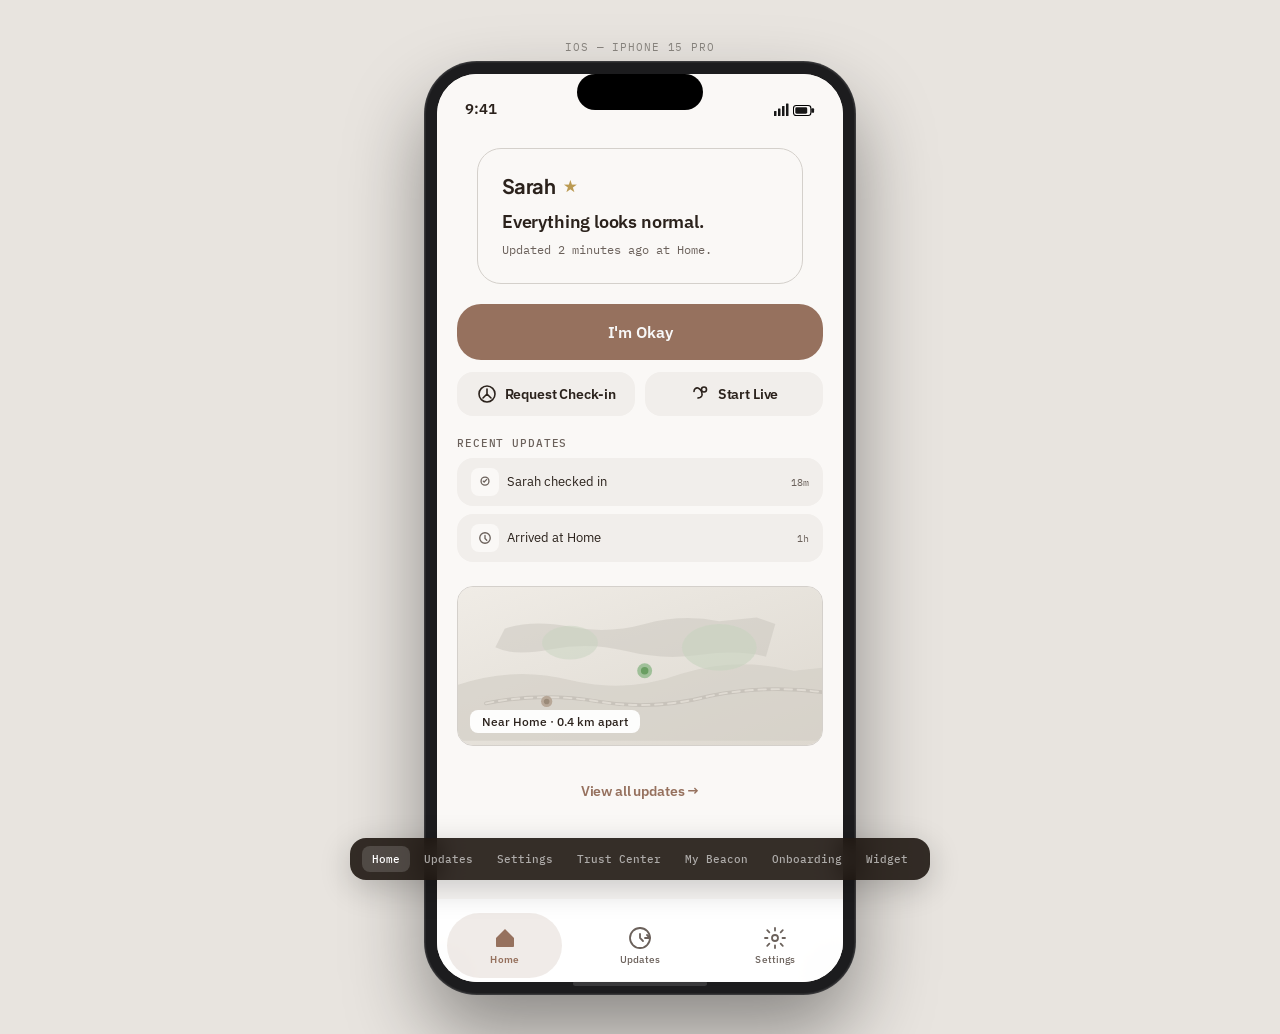
<file: design/prototype/beaconnect-app-ios.html>
<!DOCTYPE html>
<html lang="en">
<head>
  <meta charset="UTF-8">
  <meta name="viewport" content="width=device-width, initial-scale=1.0, maximum-scale=1.0, user-scalable=no">
  <title>Beaconnect — iOS</title>
  <link rel="preconnect" href="https://fonts.googleapis.com">
  <link href="https://fonts.googleapis.com/css2?family=IBM+Plex+Mono:wght@400;500;600&family=IBM+Plex+Sans:wght@400;500;600&family=Plus+Jakarta+Sans:wght@600;700;800&display=swap" rel="stylesheet">
  <link rel="stylesheet" href="beaconnect.css">
  <style>
    body { background: #e8e4df; min-height: 100vh; display: flex; flex-direction: column; align-items: center; gap: 40px; padding: 40px 24px; }

    .device-wrap {
      display: flex;
      align-items: flex-start;
      justify-content: center;
      gap: 48px;
      flex-wrap: wrap;
    }
    .device-label {
      font-family: 'IBM Plex Mono', monospace;
      font-size: 11px;
      color: #8a8680;
      text-transform: uppercase;
      letter-spacing: 0.08em;
      margin-bottom: 8px;
      text-align: center;
    }
    .device-col { display: flex; flex-direction: column; align-items: center; }

    /* iOS Frame */
    .ios-frame {
      position: relative;
      width: 430px;
      height: 932px;
      background: #1c1c1e;
      border-radius: 52px;
      padding: 12px;
      box-shadow: 0 0 0 1px #3a3a3c, 0 40px 80px rgba(0,0,0,0.4), inset 0 0 0 1px rgba(255,255,255,0.05);
      flex-shrink: 0;
    }
    .ios-screen {
      width: 100%;
      height: 100%;
      background: var(--bcg-surface);
      border-radius: 40px;
      overflow: hidden;
      position: relative;
    }
    .ios-dynamic-island {
      position: absolute;
      top: 12px;
      left: 50%;
      transform: translateX(-50%);
      width: 126px;
      height: 36px;
      background: #000;
      border-radius: 20px;
      z-index: 50;
    }
    .ios-status-bar {
      position: absolute;
      top: 0; left: 0; right: 0;
      height: 54px;
      display: flex;
      align-items: flex-end;
      justify-content: space-between;
      padding: 0 28px 10px;
      z-index: 10;
      pointer-events: none;
    }
    .ios-status-bar__time { font-size: 15px; font-weight: 600; color: var(--bcg-fg); letter-spacing: -0.01em; }
    .ios-status-bar__icons { display: flex; align-items: center; gap: 4px; }
    .ios-home-indicator {
      position: absolute;
      bottom: 8px;
      left: 50%;
      transform: translateX(-50%);
      width: 134px;
      height: 5px;
      background: #3a3a3c;
      border-radius: 3px;
      z-index: 10;
    }

    /* Inner layout */
    .inner-content {
      position: absolute;
      inset: 0;
      display: flex;
      flex-direction: column;
      background: var(--bcg-surface);
    }
    .inner-scroll {
      flex: 1;
      overflow-y: auto;
      overflow-x: hidden;
      -webkit-overflow-scrolling: touch;
    }
    .inner-scroll::-webkit-scrollbar { display: none; }
    .app-screen { display: none; flex-direction: column; flex: 1; }
    .app-screen.is-active { display: flex; }

    /* Content padding for iOS (Dynamic Island + status bar) */
    .ios-content { padding-top: 54px; }
    .ios-content.with-header { padding-top: 96px; }
    .ios-content.with-nav { padding-bottom: 34px; }

    /* Home */
    .home-hero { padding: 20px 20px 0; }
    .home-partner-card-wrap { padding: 0 20px; }
    .home-cta { padding: 20px 20px 0; }
    .home-quick-actions { padding: 12px 20px 0; display: flex; gap: 10px; }
    .home-recent { padding: 20px 20px 0; }
    .home-map-wrap { padding: 16px 20px 20px; }
    .home-view-all { padding: 8px 20px 20px; text-align: center; }
    .recent-updates-label {
      font-family: var(--bcg-font-mono);
      font-size: 11px; font-weight: 500;
      color: var(--bcg-fg-muted);
      text-transform: uppercase;
      letter-spacing: 0.08em;
      margin-bottom: 8px;
    }
    .recent-update-chip {
      display: flex; align-items: center; gap: 8px;
      padding: 10px 14px;
      background: var(--bcg-surface-variant);
      border-radius: var(--bcg-r-md);
      margin-bottom: 8px;
    }
    .recent-update-chip__icon {
      width: 28px; height: 28px;
      border-radius: var(--bcg-r-sm);
      background: var(--bcg-surface);
      display: flex; align-items: center; justify-content: center;
      flex-shrink: 0;
    }
    .recent-update-chip__icon svg { width: 14px; height: 14px; color: var(--bcg-fg-muted); }
    .recent-update-chip__text { font-size: 13px; color: var(--bcg-fg); line-height: 1.3; flex: 1; }
    .recent-update-chip__time { font-family: var(--bcg-font-mono); font-size: 10px; color: var(--bcg-fg-muted); flex-shrink: 0; }

    /* Updates */
    .updates-content { padding: 0 0 20px; }
    .updates-empty { padding: 60px 20px; text-align: center; }
    .updates-empty__icon { width: 56px; height: 56px; background: var(--bcg-surface-variant); border-radius: var(--bcg-r-lg); display: flex; align-items: center; justify-content: center; margin: 0 auto 16px; }
    .updates-empty__icon svg { width: 28px; height: 28px; color: var(--bcg-fg-muted); }
    .updates-empty__title { font-size: 16px; font-weight: 600; color: var(--bcg-fg); margin-bottom: 6px; }
    .updates-empty__sub { font-size: 13px; color: var(--bcg-fg-muted); line-height: 1.5; }

    /* Settings */
    .settings-hero { padding: 20px 20px 16px; border-bottom: 1px solid var(--bcg-outline); }
    .settings-hero__title { font-family: var(--bcg-font-display); font-size: 22px; font-weight: 800; color: var(--bcg-fg); letter-spacing: -0.03em; }
    .settings-hero__sub { font-size: 14px; color: var(--bcg-fg-muted); margin-top: 4px; }
    .settings-section { margin-bottom: 8px; }
    .settings-section__header { font-family: var(--bcg-font-mono); font-size: 11px; font-weight: 500; color: var(--bcg-fg-muted); text-transform: uppercase; letter-spacing: 0.08em; padding: 12px 20px 6px; }
    .settings-row {
      display: flex; align-items: center; gap: 12px;
      padding: 12px 20px;
      cursor: pointer;
      transition: background 120ms;
      background: transparent; border: none;
      width: 100%; text-align: left;
    }
    .settings-row:hover { background: var(--bcg-surface-variant); }
    .settings-row__icon { width: 36px; height: 36px; border-radius: var(--bcg-r-sm); display: flex; align-items: center; justify-content: center; flex-shrink: 0; background: var(--bcg-surface-variant); color: var(--bcg-fg); }
    .settings-row__icon svg { width: 18px; height: 18px; }
    .settings-row__icon--primary { background: var(--bcg-primary); color: var(--bcg-primary-fg); }
    .settings-row__icon--success { background: var(--bcg-success-bg); color: var(--bcg-success); }
    .settings-row__body { flex: 1; min-width: 0; }
    .settings-row__label { font-size: 15px; font-weight: 500; color: var(--bcg-fg); }
    .settings-row__sub { font-size: 13px; color: var(--bcg-fg-muted); margin-top: 1px; }
    .settings-row__trail { display: flex; align-items: center; gap: 6px; flex-shrink: 0; }
    .settings-row__chevron { width: 16px; height: 16px; color: var(--bcg-outline-strong); }
    .settings-about { padding: 16px 20px; text-align: center; font-size: 12px; color: var(--bcg-fg-muted); line-height: 1.5; }

    /* Trust Center */
    .tc-header { padding: 12px 20px 16px; border-bottom: 1px solid var(--bcg-outline); }
    .tc-header__label { font-family: var(--bcg-font-mono); font-size: 11px; font-weight: 500; color: var(--bcg-fg-muted); text-transform: uppercase; letter-spacing: 0.08em; margin-bottom: 4px; }
    .tc-header__title { font-family: var(--bcg-font-display); font-size: 22px; font-weight: 800; color: var(--bcg-fg); letter-spacing: -0.03em; }
    .tc-section { border-bottom: 1px solid var(--bcg-outline); }
    .tc-section-content { padding: 0 20px 16px; }
    .tc-section__title { font-size: 15px; font-weight: 600; color: var(--bcg-fg); margin-bottom: 6px; padding-top: 16px; }
    .tc-section__desc { font-size: 13px; color: var(--bcg-fg-muted); line-height: 1.55; margin-bottom: 12px; }
    .tc-section__status { display: inline-flex; align-items: center; gap: 6px; font-size: 12px; font-weight: 600; padding: 4px 10px; background: var(--bcg-surface-variant); border-radius: 999px; margin-bottom: 12px; }
    .tc-dot { width: 6px; height: 6px; border-radius: 50%; flex-shrink: 0; }
    .tc-dot--ok { background: var(--bcg-success); }
    .tc-dot--warn { background: var(--bcg-caution); }
    .tc-dot--info { background: var(--bcg-info); }
    .tc-action { display: inline-flex; align-items: center; gap: 4px; font-size: 14px; font-weight: 600; color: var(--bcg-primary); background: transparent; border: none; padding: 0; cursor: pointer; font-family: var(--bcg-font-body); margin-bottom: 16px; transition: opacity 120ms; }
    .tc-action:hover { opacity: 0.75; }
    .tc-handbook-item { background: var(--bcg-surface-variant); border-radius: var(--bcg-r-md); padding: 12px 14px; margin-bottom: 8px; font-size: 13px; color: var(--bcg-fg-muted); line-height: 1.5; }
    .tc-handbook-item__q { font-weight: 600; color: var(--bcg-fg); margin-bottom: 4px; }

    /* My Beacon */
    .mb-section { border-bottom: 1px solid var(--bcg-outline); }
    .mb-module { padding: 14px 20px; }
    .mb-module__label { font-size: 14px; font-weight: 600; color: var(--bcg-fg); margin-bottom: 4px; }
    .mb-module__desc { font-size: 13px; color: var(--bcg-fg-muted); margin-bottom: 8px; line-height: 1.4; }
    .mb-module__current { font-size: 13px; color: var(--bcg-fg-muted); display: flex; align-items: center; gap: 6px; flex-wrap: wrap; margin-bottom: 10px; }
    .mb-chip { display: inline-flex; align-items: center; gap: 4px; padding: 4px 8px; background: var(--bcg-surface-variant); border-radius: var(--bcg-r-sm); font-size: 12px; font-weight: 500; color: var(--bcg-fg); }
    .mb-customize { font-size: 14px; font-weight: 600; color: var(--bcg-primary); background: transparent; border: none; padding: 0; cursor: pointer; font-family: var(--bcg-font-body); }

    /* iOS Tab Bar */
    .ios-tab-bar {
      position: absolute;
      bottom: 0; left: 0; right: 0;
      height: 83px;
      background: var(--bcg-surface-overlay);
      backdrop-filter: blur(20px);
      -webkit-backdrop-filter: blur(20px);
      display: flex;
      align-items: stretch;
      padding-top: 10px;
      z-index: 20;
    }
    .ios-tab-item {
      flex: 1;
      display: flex;
      flex-direction: column;
      align-items: center;
      justify-content: center;
      gap: 3px;
      cursor: pointer;
      border: none;
      background: transparent;
      color: var(--bcg-fg-muted);
      font-family: var(--bcg-font-body);
      font-size: 10px;
      font-weight: 500;
      letter-spacing: 0.01em;
      transition: color var(--bcg-t-fast) var(--bcg-ease-out);
      -webkit-tap-highlight-color: transparent;
      position: relative;
      overflow: hidden;
    }
    .ios-tab-item::before {
      content: '';
      position: absolute;
      top: 4px; bottom: 4px;
      left: 10px; right: 10px;
      border-radius: var(--bcg-r-full, 999px);
      background: transparent;
      transition: background var(--bcg-t-mid) var(--bcg-ease-out);
    }
    .ios-tab-item.is-active {
      color: var(--bcg-primary);
      font-weight: 600;
    }
    .ios-tab-item.is-active::before {
      background: color-mix(in oklch, var(--bcg-primary) 14%, transparent);
    }
    .ios-tab-icon { width: 24px; height: 24px; flex-shrink: 0; }
    .ios-tab-bar-spacer { height: 34px; pointer-events: none; }

    /* Sheet */
    .sheet-overlay { position: absolute; inset: 0; background: rgba(0,0,0,0.38); z-index: 30; opacity: 0; pointer-events: none; transition: opacity 220ms cubic-bezier(0.22,1,0.36,1); }
    .sheet-overlay.is-open { opacity: 1; pointer-events: auto; }
    .sheet { position: absolute; bottom: 0; left: 0; right: 0; background: var(--bcg-surface); border-radius: 20px 20px 0 0; border-top: 1px solid var(--bcg-outline); padding: 0 20px 48px; z-index: 31; transform: translateY(100%); transition: transform 260ms cubic-bezier(0.22,1,0.36,1); }
    .sheet.is-open { transform: translateY(0); }
    .sheet__handle { width: 36px; height: 4px; border-radius: 2px; background: var(--bcg-outline-strong); margin: 10px auto 16px; }
    .sheet__title { font-size: 16px; font-weight: 700; color: var(--bcg-fg); margin-bottom: 8px; }
    .sheet__body { font-size: 14px; color: var(--bcg-fg-muted); line-height: 1.6; margin-bottom: 16px; }
    .sheet__detail { font-size: 13px; color: var(--bcg-fg-muted); line-height: 1.5; margin-bottom: 4px; }
    .sheet__detail strong { color: var(--bcg-fg); }
    .sheet__actions { display: flex; gap: 10px; margin-top: 16px; }

    /* Toast */
    .toast { position: absolute; bottom: 90px; left: 16px; right: 16px; background: var(--bcg-fg); color: var(--bcg-surface); font-size: 14px; font-weight: 500; padding: 10px 16px; border-radius: 12px; z-index: 50; text-align: center; transform: translateY(12px); opacity: 0; pointer-events: none; transition: transform 220ms cubic-bezier(0.22,1,0.36,1), opacity 220ms; }
    .toast.is-visible { transform: translateY(0); opacity: 1; }

    /* Onboarding */
    .ob-screen { position: absolute; inset: 0; background: var(--bcg-surface); display: none; flex-direction: column; }
    .ob-screen.is-active { display: flex; }
    .ob-top { flex: 1; display: flex; flex-direction: column; justify-content: center; padding: 48px 28px 24px; }
    .ob-eyebrow { font-family: 'IBM Plex Mono', monospace; font-size: 11px; font-weight: 500; color: var(--bcg-primary); text-transform: uppercase; letter-spacing: 0.1em; margin-bottom: 12px; }
    .ob-headline { font-family: 'Plus Jakarta Sans', sans-serif; font-size: 26px; font-weight: 800; color: var(--bcg-fg); line-height: 1.2; letter-spacing: -0.03em; margin-bottom: 12px; }
    .ob-body { font-size: 15px; color: var(--bcg-fg-muted); line-height: 1.65; margin-bottom: 20px; }
    .ob-note { font-size: 13px; color: var(--bcg-fg-muted); line-height: 1.55; background: var(--bcg-surface-variant); padding: 12px 14px; border-radius: 12px; border-left: 3px solid var(--bcg-primary); margin-top: auto; }
    .ob-note--warn { border-left-color: var(--bcg-caution); background: var(--bcg-caution-bg); }
    .ob-actions { padding: 16px 24px 36px; }
    .ob-dots { display: flex; gap: 6px; justify-content: center; margin-bottom: 16px; }
    .ob-dot { width: 6px; height: 6px; border-radius: 50%; background: var(--bcg-outline-strong); transition: all 220ms; }
    .ob-dot.is-active { width: 20px; border-radius: 3px; background: var(--bcg-primary); }
    .ob-icon-center { width: 72px; height: 72px; background: var(--bcg-primary); border-radius: 22px; display: flex; align-items: center; justify-content: center; margin-bottom: 24px; }
    .ob-icon-center svg { width: 36px; height: 36px; color: var(--bcg-primary-fg); }
    .ob-icon-center--success { background: var(--bcg-success-bg); }
    .ob-icon-center--success svg { color: var(--bcg-success); }
    .ob-check-row { display: flex; align-items: flex-start; gap: 10px; margin-bottom: 12px; }
    .ob-check { width: 20px; height: 20px; border-radius: 50%; background: var(--bcg-success-bg); display: flex; align-items: center; justify-content: center; flex-shrink: 0; margin-top: 1px; }
    .ob-check svg { width: 12px; height: 12px; color: var(--bcg-success); }
    .ob-check-text { font-size: 14px; color: var(--bcg-fg); line-height: 1.4; }

    /* Onboarding wrap */
    .onboarding-wrap { padding: 40px 24px; background: #e8e4df; min-height: 100vh; display: flex; flex-direction: column; align-items: center; gap: 16px; }
    .perm-card { background: var(--bcg-surface-variant); border-radius: var(--bcg-r-md); padding: 14px; margin-bottom: 10px; }
    .perm-card__q { font-size: 13px; font-weight: 600; color: var(--bcg-fg); margin-bottom: 4px; }
    .perm-card__a { font-size: 13px; color: var(--bcg-fg-muted); line-height: 1.5; margin-bottom: 10px; }
    .perm-badge { display: inline-flex; align-items: center; gap: 5px; font-size: 11px; font-weight: 600; padding: 3px 8px; border-radius: 999px; margin-bottom: 10px; }
    .perm-badge--ok { background: var(--bcg-success-bg); color: var(--bcg-success); }
    .perm-badge--warn { background: var(--bcg-caution-bg); color: var(--bcg-caution); }

    /* Widget */
    .widget-wrap { display: flex; flex-direction: column; align-items: center; gap: 10px; padding: 40px 24px; background: #e8e4df; min-height: 100vh; }
    .device-label { font-family: 'IBM Plex Mono', monospace; font-size: 11px; color: #8a8680; text-transform: uppercase; letter-spacing: 0.08em; }
    .beaconnect-widget { width: 430px; height: 148px; background: var(--bcg-surface); border-radius: 20px; border: 1px solid var(--bcg-outline); padding: 14px 16px; display: flex; flex-direction: column; gap: 6px; overflow: hidden; box-shadow: 0 4px 16px rgba(0,0,0,0.1), 0 1px 3px rgba(0,0,0,0.06); }
    .beaconnect-widget__partner { font-family: 'Plus Jakarta Sans', sans-serif; font-size: 15px; font-weight: 700; color: var(--bcg-fg); display: flex; align-items: center; gap: 6px; }
    .beaconnect-widget__status { font-size: 14px; font-weight: 500; color: var(--bcg-fg); line-height: 1.3; }
    .beaconnect-widget__fresh { font-family: 'IBM Plex Mono', monospace; font-size: 11px; color: var(--bcg-fg-muted); }
    .beaconnect-widget__action { margin-top: auto; }
    .beaconnect-widget .bcg-btn--primary { width: auto; display: inline-flex; align-items: center; gap: 6px; padding: 10px 16px; font-size: 14px; font-weight: 600; border-radius: 14px; }
    .widget-ios-preview { background: #f5f3ef; border-radius: 8px; padding: 8px; border: 1px solid var(--bcg-outline); }
    .widget-ios-preview .beaconnect-widget { width: 206px; height: 80px; border-radius: 16px; padding: 10px 12px; gap: 4px; }
    .widget-ios-preview .beaconnect-widget__partner { font-size: 12px; }
    .widget-ios-preview .beaconnect-widget__status { font-size: 11px; }
    .widget-ios-preview .beaconnect-widget__fresh { font-size: 9px; }
    .widget-ios-preview .beaconnect-widget .bcg-btn--primary { padding: 7px 10px; font-size: 10px; border-radius: 8px; }

    /* Nav */
    .demo-nav { position: fixed; bottom: 20px; left: 50%; transform: translateX(-50%); background: rgba(26,18,12,0.88); backdrop-filter: blur(12px); border-radius: 16px; padding: 8px 12px; display: flex; gap: 4px; z-index: 1000; box-shadow: 0 8px 32px rgba(0,0,0,0.2); }
    .demo-nav__btn { font-family: 'IBM Plex Mono', monospace; font-size: 11px; font-weight: 500; color: rgba(255,255,255,0.6); background: transparent; border: none; padding: 6px 10px; border-radius: 8px; cursor: pointer; transition: all 120ms; white-space: nowrap; }
    .demo-nav__btn.is-active { background: rgba(255,255,255,0.15); color: #fff; }
    .demo-nav__btn:hover { color: #fff; }

    .pressable { cursor: pointer; -webkit-tap-highlight-color: transparent; }
  </style>
</head>
<body>

<!-- Demo nav -->
<nav class="demo-nav" id="demo-nav-ios">
  <button class="demo-nav__btn is-active" onclick="showSectionIos('home')">Home</button>
  <button class="demo-nav__btn" onclick="showSectionIos('updates')">Updates</button>
  <button class="demo-nav__btn" onclick="showSectionIos('settings')">Settings</button>
  <button class="demo-nav__btn" onclick="showSectionIos('trust-center')">Trust Center</button>
  <button class="demo-nav__btn" onclick="showSectionIos('my-beacon')">My Beacon</button>
  <button class="demo-nav__btn" onclick="showSectionIos('onboarding')">Onboarding</button>
  <button class="demo-nav__btn" onclick="showSectionIos('widget')">Widget</button>
</nav>


<!-- ── iOS App ── -->
<div class="device-wrap" id="device-ios-app">
  <div class="device-col">
    <span class="device-label">iOS — iPhone 15 Pro</span>
    <div class="ios-frame">
      <div class="ios-dynamic-island"></div>
      <div class="ios-screen">

        <!-- Status bar -->
        <div class="ios-status-bar">
          <span class="ios-status-bar__time">9:41</span>
          <div class="ios-status-bar__icons">
            <svg viewBox="0 0 16 16" fill="currentColor" width="16" height="16"><rect x="1" y="9" width="2.5" height="5" rx="0.5" fill-opacity="0.9"/><rect x="5" y="6.5" width="2.5" height="7.5" rx="0.5" fill-opacity="0.9"/><rect x="9" y="4" width="2.5" height="10" rx="0.5" fill-opacity="0.9"/><rect x="13" y="1.5" width="2.5" height="12.5" rx="0.5" fill-opacity="0.9"/></svg>
            <svg viewBox="0 0 24 14" width="22" height="13" fill="none"><rect x="0.5" y="1.5" width="19" height="11" rx="3" stroke="currentColor" stroke-width="1.2" fill-opacity="0.9"/><rect x="20" y="4.5" width="3" height="5" rx="1" fill="currentColor" fill-opacity="0.9"/><rect x="2.5" y="3.5" width="13" height="7" rx="1.5" fill="currentColor" fill-opacity="0.9"/></svg>
          </div>
        </div>

        <div class="inner-content">

          <!-- HOME -->
          <div class="app-screen is-active" id="ios-home">
            <div class="inner-scroll ios-content ios-content with-nav" style="padding-bottom:0;">
              <div class="home-hero">
                <div class="home-partner-card-wrap">
                  <div class="bcg-partner-card" data-od-id="partner-card">
                    <div class="bcg-partner-card__name">Sarah <span class="bcg-partner-card__symbol">★</span></div>
                    <div class="bcg-partner-card__status" id="ios-card-status">Everything looks normal.</div>
                    <div class="bcg-partner-card__freshness" id="ios-card-freshness">Updated 2 minutes ago at Home.</div>
                    <div id="ios-card-badge"></div>
                  </div>
                </div>
              </div>
              <div class="home-cta">
                <button class="bcg-btn bcg-btn--primary" id="ios-okay-btn" onclick="handleCheckInIos()">I'm Okay</button>
              </div>
              <div class="home-quick-actions">
                <button class="bcg-btn bcg-btn--secondary" onclick="showToastIos('Request sent')">
                  <svg class="bcg-btn__icon" viewBox="0 0 20 20" fill="none" stroke="currentColor" stroke-width="1.6" stroke-linecap="round" stroke-linejoin="round"><path d="M10 10 L10 5 M10 10 L6 14 M10 10 L14 14"/><circle cx="10" cy="10" r="8"/></svg>
                  Request Check-in
                </button>
                <button class="bcg-btn bcg-btn--secondary" onclick="showToastIos('Sharing is currently paused')">
                  <svg class="bcg-btn__icon" viewBox="0 0 20 20" fill="none" stroke="currentColor" stroke-width="1.6" stroke-linecap="round"><path d="M4 7.5 C4 5 6 3.5 8 4 L8.5 4.2 C9.8 4.8 11 6 11.5 7.5 L12 9.5 C12.5 11.2 11.5 13 10 13.5 L8 14"/><circle cx="14" cy="5.5" r="2.5"/></svg>
                  Start Live
                </button>
              </div>
              <div class="home-recent">
                <div class="recent-updates-label">Recent updates</div>
                <div class="recent-update-chip">
                  <div class="recent-update-chip__icon">
                    <svg viewBox="0 0 16 16" fill="none" stroke="currentColor" stroke-width="1.5" stroke-linecap="round"><path d="M8 2.5 C5.5 2.5 3.5 4.5 3.5 7 C3.5 9.5 5.5 11.5 8 11.5 C10.5 11.5 12.5 9.5 12.5 7 C12.5 4.5 10.5 2.5 8 2.5Z"/><path d="M6 7 L7 8 L10 5"/></svg>
                  </div>
                  <span class="recent-update-chip__text">Sarah checked in</span>
                  <span class="recent-update-chip__time">18m</span>
                </div>
                <div class="recent-update-chip">
                  <div class="recent-update-chip__icon">
                    <svg viewBox="0 0 16 16" fill="none" stroke="currentColor" stroke-width="1.5" stroke-linecap="round"><circle cx="8" cy="8" r="6"/><path d="M8 5 L8 8.5 L10 10.5"/></svg>
                  </div>
                  <span class="recent-update-chip__text">Arrived at Home</span>
                  <span class="recent-update-chip__time">1h</span>
                </div>
              </div>
              <div class="home-map-wrap">
                <div class="bcg-map-preview" onclick="showToastIos('Map opens in full app')">
                  <div style="position:absolute;inset:0;background:linear-gradient(160deg,#f0ece6 0%,#e8e4dd 40%,#ddd8cf 100%);display:flex;align-items:center;justify-content:center;overflow:hidden;">
                    <svg width="100%" height="100%" viewBox="0 0 390 160" fill="none">
                      <path d="M0 100 Q60 80 120 95 Q180 110 240 88 Q300 70 360 85 L390 82 L390 160 L0 160Z" fill="#d5d0c8" fill-opacity="0.7"/>
                      <path d="M50 40 Q80 30 120 38 Q160 46 200 35 Q240 24 280 32 L320 28 L340 35 L330 70 Q300 62 260 68 Q220 74 180 64 Q140 54 100 62 Q60 70 40 60 L50 40Z" fill="#cac5bd" fill-opacity="0.5"/>
                      <path d="M30 120 Q90 108 150 118 Q210 128 270 112 Q330 100 390 108" stroke="#c8c3bb" stroke-width="4" fill="none" stroke-linecap="round"/>
                      <path d="M30 120 Q90 108 150 118 Q210 128 270 112 Q330 100 390 108" stroke="#e0dbd3" stroke-width="2" fill="none" stroke-linecap="round" stroke-dasharray="8 6"/>
                      <ellipse cx="280" cy="60" rx="40" ry="25" fill="#c8d4c0" fill-opacity="0.6"/>
                      <ellipse cx="120" cy="55" rx="30" ry="18" fill="#c8d4c0" fill-opacity="0.5"/>
                      <circle cx="200" cy="85" r="8" fill="#8fb88a" fill-opacity="0.8"/>
                      <circle cx="200" cy="85" r="4" fill="#6a9e62"/>
                      <circle cx="95" cy="118" r="6" fill="#b8a898"/>
                      <circle cx="95" cy="118" r="3" fill="#9a8a78"/>
                    </svg>
                  </div>
                  <div class="bcg-map-preview__label">Near Home · 0.4 km apart</div>
                </div>
              </div>
              <div class="home-view-all">
                <button class="bcg-btn bcg-btn--link" onclick="showSectionIos('updates')">View all updates →</button>
              </div>
            </div><!-- /scroll -->
            <div class="ios-tab-bar" id="ios-tab-bar-home">
              <button class="ios-tab-item is-active" onclick="showSectionIos('home')">
                <svg class="ios-tab-icon" viewBox="0 0 24 24" fill="currentColor"><path d="M3 12 L12 3 L21 12 V20 C21 20.5 20.5 21 20 21 H4 C3.5 21 3 20.5 3 20 V12 Z"/><path d="M9 21 V14 H15 V21" fill="currentColor"/></svg>
                Home
              </button>
              <button class="ios-tab-item" onclick="showSectionIos('updates')">
                <svg class="ios-tab-icon" viewBox="0 0 24 24" fill="none" stroke="currentColor" stroke-width="1.8" stroke-linecap="round"><path d="M12 2 C6.5 2 2 6.5 2 12 C2 17.5 6.5 22 12 22"/><path d="M12 22 C17.5 22 22 17.5 22 12 C22 6.5 17.5 2 12 2"/><path d="M22 12 L17 12 M22 12 L19 9"/><path d="M12 8 L12 12 L15 15"/></svg>
                Updates
              </button>
              <button class="ios-tab-item" onclick="showSectionIos('settings')">
                <svg class="ios-tab-icon" viewBox="0 0 24 24" fill="none" stroke="currentColor" stroke-width="1.8" stroke-linecap="round"><circle cx="12" cy="12" r="3"/><path d="M12 2 V4.5 M12 19.5 V22 M4.22 4.22 L6.34 6.34 M17.66 17.66 L19.78 19.78 M2 12 H4.5 M19.5 12 H22 M4.22 19.78 L6.34 17.66 M17.66 6.34 L19.78 4.22"/></svg>
                Settings
              </button>
            </div>
            <div class="toast" id="ios-toast"></div>
          </div><!-- /home -->


          <!-- UPDATES -->
          <div class="app-screen" id="ios-updates">
            <div class="inner-scroll ios-content with-nav">
              <div style="position:absolute;top:54px;left:0;right:0;background:var(--bcg-surface);z-index:5;padding:12px 20px 12px;border-bottom:1px solid var(--bcg-outline);">
                <div style="font-family:var(--bcg-font-display);font-size:18px;font-weight:700;color:var(--bcg-fg);letter-spacing:-0.02em;">Updates</div>
                <div style="font-size:13px;color:var(--bcg-fg-muted);margin-top:2px;">Meaningful moments since you last looked</div>
              </div>
              <div class="updates-content" style="padding-top:68px;">
                <div class="bcg-timeline-group">
                  <div class="bcg-timeline-group__label">Today</div>
                  <div class="bcg-timeline-sub">Morning</div>
                  <div class="bcg-update-item pressable" onclick="openSheetIos('checkin-detail')">
                    <div class="bcg-update-item__icon" style="background:var(--bcg-success-bg);"><svg viewBox="0 0 16 16" fill="none" stroke="var(--bcg-success)" stroke-width="1.6" stroke-linecap="round"><path d="M3 8 L6.5 11.5 L13 4.5"/></svg></div>
                    <div class="bcg-update-item__body">
                      <div class="bcg-update-item__title">Sarah checked in</div>
                      <div class="bcg-update-item__desc">Sarah let you know she's around.</div>
                    </div>
                    <div><div class="bcg-update-item__time">8:23 AM</div><svg class="bcg-update-item__arrow" viewBox="0 0 16 16" fill="none" stroke="currentColor" stroke-width="1.5"><path d="M6 3 L11 8 L6 13"/></svg></div>
                  </div>
                  <div class="bcg-timeline-sub">Afternoon</div>
                  <div class="bcg-update-item pressable" onclick="openSheetIos('arrival-detail')">
                    <div class="bcg-update-item__icon"><svg viewBox="0 0 16 16" fill="none" stroke="currentColor" stroke-width="1.5" stroke-linecap="round"><path d="M3 12 L8 3 L13 12 Z"/><path d="M5.5 9 H10.5 V13 H5.5 Z"/></svg></div>
                    <div class="bcg-update-item__body">
                      <div class="bcg-update-item__title">Arrived at Home</div>
                      <div class="bcg-update-item__desc">Sarah arrived home after work.</div>
                    </div>
                    <div><div class="bcg-update-item__time">5:12 PM</div><svg class="bcg-update-item__arrow" viewBox="0 0 16 16" fill="none" stroke="currentColor" stroke-width="1.5"><path d="M6 3 L11 8 L6 13"/></svg></div>
                  </div>
                  <div class="bcg-update-item pressable" onclick="openSheetIos('live-ended-detail')">
                    <div class="bcg-update-item__icon" style="background:var(--bcg-info-bg);"><svg viewBox="0 0 16 16" fill="none" stroke="var(--bcg-info)" stroke-width="1.5" stroke-linecap="round"><circle cx="8" cy="8" r="6"/><path d="M8 5 L8 8.5 L10.5 10.5"/></svg></div>
                    <div class="bcg-update-item__body">
                      <div class="bcg-update-item__title">Live sharing ended</div>
                      <div class="bcg-update-item__desc">Sarah's live sharing ended after 28 minutes.</div>
                    </div>
                    <div><div class="bcg-update-item__time">3:45 PM</div><svg class="bcg-update-item__arrow" viewBox="0 0 16 16" fill="none" stroke="currentColor" stroke-width="1.5"><path d="M6 3 L11 8 L6 13"/></svg></div>
                  </div>
                </div>
                <div class="bcg-timeline-group">
                  <div class="bcg-timeline-group__label">Yesterday</div>
                  <div class="bcg-timeline-sub">Evening</div>
                  <div class="bcg-update-item pressable" onclick="openSheetIos('reaction-detail')">
                    <div class="bcg-update-item__icon" style="background:var(--bcg-caution-bg);"><svg viewBox="0 0 16 16" fill="none" stroke="var(--bcg-caution)" stroke-width="1.5" stroke-linecap="round"><path d="M8 14 C5 11 2 9 2 6.5 C2 4.5 3.8 3 6 3 C7.2 3 8.2 3.6 8.8 4.5"/><circle cx="11.5" cy="5.5" r="1"/></svg></div>
                    <div class="bcg-update-item__body">
                      <div class="bcg-update-item__title">Sarah reacted</div>
                      <div class="bcg-update-item__desc">"Glad you're around" — from earlier check-in.</div>
                    </div>
                    <div><div class="bcg-update-item__time">9:02 PM</div><svg class="bcg-update-item__arrow" viewBox="0 0 16 16" fill="none" stroke="currentColor" stroke-width="1.5"><path d="M6 3 L11 8 L6 13"/></svg></div>
                  </div>
                </div>
                <div class="bcg-end-copy">That's everything for today.<br>We'll keep you updated when something meaningful happens.</div>
              </div>
            </div>
            <div class="ios-tab-bar">
              <button class="ios-tab-item" onclick="showSectionIos('home')">
                <svg class="ios-tab-icon" viewBox="0 0 24 24" fill="none" stroke="currentColor" stroke-width="1.8" stroke-linecap="round"><path d="M3 12 L12 3 L21 12 V20 C21 20.5 20.5 21 20 21 H4 C3.5 21 3 20.5 3 20 V12 Z"/><path d="M9 21 V14 H15 V21" fill="currentColor"/></svg>
                Home
              </button>
              <button class="ios-tab-item is-active">
                <svg class="ios-tab-icon" viewBox="0 0 24 24" fill="currentColor"><path d="M12 2 C6.5 2 2 6.5 2 12 C2 17.5 6.5 22 12 22 C17.5 22 22 17.5 22 12 C22 6.5 17.5 2 12 2Z" fill="none" stroke="currentColor" stroke-width="1.8"/><path d="M22 12 L17 12 M22 12 L19 9" stroke="currentColor" stroke-width="1.8" stroke-linecap="round"/><path d="M12 8 L12 12 L15 15" stroke="currentColor" stroke-width="1.8" stroke-linecap="round" stroke-linejoin="round"/></svg>
                Updates
              </button>
              <button class="ios-tab-item" onclick="showSectionIos('settings')">
                <svg class="ios-tab-icon" viewBox="0 0 24 24" fill="none" stroke="currentColor" stroke-width="1.8" stroke-linecap="round"><circle cx="12" cy="12" r="3"/><path d="M12 2 V4.5 M12 19.5 V22 M4.22 4.22 L6.34 6.34 M17.66 17.66 L19.78 19.78 M2 12 H4.5 M19.5 12 H22 M4.22 19.78 L6.34 17.66 M17.66 6.34 L19.78 4.22"/></svg>
                Settings
              </button>
            </div>
          </div><!-- /updates -->


          <!-- SETTINGS -->
          <div class="app-screen" id="ios-settings">
            <div class="inner-scroll ios-content with-nav">
              <div class="settings-hero">
                <div class="settings-hero__title">Settings</div>
                <div class="settings-hero__sub">Trust Center and My Beacon</div>
              </div>
              <div class="settings-section">
                <div class="settings-section__header">Relationship</div>
                <button class="settings-row" onclick="showSectionIos('trust-center')">
                  <div class="settings-row__icon settings-row__icon--primary"><svg viewBox="0 0 20 20" fill="none" stroke="currentColor" stroke-width="1.6" stroke-linecap="round" stroke-linejoin="round"><path d="M10 2 L13 7 L18 8 L14 12 L15 17 L10 15 L5 17 L6 12 L2 8 L7 7 Z"/></svg></div>
                  <div class="settings-row__body">
                    <div class="settings-row__label">Trust Center</div>
                    <div class="settings-row__sub">Sharing, privacy, and how Beaconnect works</div>
                  </div>
                  <div class="settings-row__trail"><svg class="settings-row__chevron" viewBox="0 0 16 16" fill="none" stroke="currentColor" stroke-width="1.5"><path d="M6 3 L11 8 L6 13"/></svg></div>
                </button>
              </div>
              <div class="settings-section">
                <div class="settings-section__header">Personal</div>
                <button class="settings-row" onclick="showSectionIos('my-beacon')">
                  <div class="settings-row__icon settings-row__icon--success"><svg viewBox="0 0 20 20" fill="none" stroke="currentColor" stroke-width="1.6" stroke-linecap="round" stroke-linejoin="round"><circle cx="10" cy="10" r="4"/><path d="M10 2 V5 M10 15 V18 M18 10 H15 M5 10 H2 M15.5 4.5 L13.2 6.8 M6.8 13.2 L4.5 15.5 M15.5 15.5 L13.2 13.2 M6.8 6.8 L4.5 4.5"/></svg></div>
                  <div class="settings-row__body">
                    <div class="settings-row__label">My Beacon</div>
                    <div class="settings-row__sub">Personalize your experience</div>
                  </div>
                  <div class="settings-row__trail"><svg class="settings-row__chevron" viewBox="0 0 16 16" fill="none" stroke="currentColor" stroke-width="1.5"><path d="M6 3 L11 8 L6 13"/></svg></div>
                </button>
              </div>
              <div class="settings-section">
                <div class="settings-section__header">About</div>
                <button class="settings-row" onclick="showToastIos('Version 1.0.0')">
                  <div class="settings-row__icon"><svg viewBox="0 0 20 20" fill="none" stroke="currentColor" stroke-width="1.6" stroke-linecap="round"><circle cx="10" cy="10" r="8"/><path d="M10 9 L10 14"/><circle cx="10" cy="6.5" r="0.8" fill="currentColor"/></svg></div>
                  <div class="settings-row__body">
                    <div class="settings-row__label">About Beaconnect</div>
                    <div class="settings-row__sub">Version 1.0.0</div>
                  </div>
                </button>
              </div>
              <div class="settings-about">Built for reassurance, not surveillance.</div>
            </div>
            <div class="ios-tab-bar">
              <button class="ios-tab-item" onclick="showSectionIos('home')">
                <svg class="ios-tab-icon" viewBox="0 0 24 24" fill="none" stroke="currentColor" stroke-width="1.8" stroke-linecap="round"><path d="M3 12 L12 3 L21 12 V20 C21 20.5 20.5 21 20 21 H4 C3.5 21 3 20.5 3 20 V12 Z"/><path d="M9 21 V14 H15 V21" fill="currentColor"/></svg>
                Home
              </button>
              <button class="ios-tab-item" onclick="showSectionIos('updates')">
                <svg class="ios-tab-icon" viewBox="0 0 24 24" fill="none" stroke="currentColor" stroke-width="1.8" stroke-linecap="round"><path d="M12 2 C6.5 2 2 6.5 2 12 C2 17.5 6.5 22 12 22"/><path d="M12 22 C17.5 22 22 17.5 22 12 C22 6.5 17.5 2 12 2"/><path d="M22 12 L17 12 M22 12 L19 9"/><path d="M12 8 L12 12 L15 15"/></svg>
                Updates
              </button>
              <button class="ios-tab-item is-active">
                <svg class="ios-tab-icon" viewBox="0 0 24 24" fill="currentColor"><circle cx="12" cy="12" r="3"/><path d="M12 2 V4.5 M12 19.5 V22 M4.22 4.22 L6.34 6.34 M17.66 17.66 L19.78 19.78 M2 12 H4.5 M19.5 12 H22 M4.22 19.78 L6.34 17.66 M17.66 6.34 L19.78 4.22" stroke="currentColor" stroke-width="1.8" stroke-linecap="round" fill="none"/></svg>
                Settings
              </button>
            </div>
          </div><!-- /settings -->


          <!-- TRUST CENTER -->
          <div class="app-screen" id="ios-trust-center">
            <div class="inner-scroll ios-content with-nav">
              <div class="tc-header">
                <button class="bcg-btn bcg-btn--ghost" style="margin-bottom:8px;padding:4px 0;" onclick="showSectionIos('settings')">
                  <svg width="16" height="16" viewBox="0 0 16 16" fill="none" stroke="currentColor" stroke-width="1.5"><path d="M10 3 L5 8 L10 13"/></svg>
                  Settings
                </button>
                <div class="tc-header__label">Trust Center</div>
                <div class="tc-header__title">Can I trust Beaconnect?</div>
              </div>
              <div class="tc-section"><div class="tc-section-content">
                <div class="tc-section__title">Our Connection</div>
                <div class="tc-section__desc">You and Sarah are connected through mutual sharing. Connections are always voluntary and can be ended at any time by either person.</div>
                <div class="tc-section__status"><span class="tc-dot tc-dot--ok"></span>Connected since March 2024</div>
              </div></div>
              <div class="tc-section"><div class="tc-section-content">
                <div class="tc-section__title">Sharing</div>
                <div class="tc-section__desc">Beaconnect only shares what both people choose. Check-ins are intentional — one person presses a button and the other sees it. Live sharing is temporary and ends automatically.</div>
                <div class="tc-section__status"><span class="tc-dot tc-dot--ok"></span>Mutual sharing active</div>
              </div></div>
              <div class="tc-section"><div class="tc-section-content">
                <div class="tc-section__title">Privacy</div>
                <div class="tc-section__desc">Your updates are visible only to your partner — not to Beaconnect, not to anyone else. Detailed location is kept private and shared only when earned.</div>
                <div class="tc-section__status"><span class="tc-dot tc-dot--ok"></span>Private by design</div>
              </div></div>
              <div class="tc-section"><div class="tc-section-content">
                <div class="tc-section__title">History</div>
                <div class="tc-section__desc">Detailed updates are kept for 3 days. After that, they're summarized into a monthly overview. Both people can delete history — it requires both to agree.</div>
                <div class="tc-section__status"><span class="tc-dot tc-dot--info"></span>3-day detail window</div>
              </div></div>
              <div class="tc-section"><div class="tc-section-content">
                <div class="tc-section__title">Permissions</div>
                <div class="tc-section__desc">Beaconnect needs access to your location when you choose to share — not all the time, just when live sharing is on.</div>
                <div class="tc-section__status"><span class="tc-dot tc-dot--ok"></span>Location sharing on</div>
                <button class="tc-action" onclick="showToastIos('Opens system settings')">Manage →</button>
              </div></div>
              <div class="tc-section"><div class="tc-section-content">
                <div class="tc-section__title">How Beaconnect Works</div>
                <div class="tc-handbook-item"><div class="tc-handbook-item__q">Why is live sharing temporary?</div>Live sharing shows where you are while you're actively sharing — it ends automatically so neither person feels watched.</div>
                <div class="tc-handbook-item"><div class="tc-handbook-item__q">Why not every movement is shown</div>Seeing every step creates anxiety for both people. Beaconnect shows meaningful moments, not a running log.</div>
                <div class="tc-handbook-item"><div class="tc-handbook-item__q">Why consent matters</div>Beaconnect only works when both people agree. Either person can end the connection at any time.</div>
              </div></div>
            </div>
            <div class="ios-tab-bar">
              <button class="ios-tab-item" onclick="showSectionIos('home')">
                <svg class="ios-tab-icon" viewBox="0 0 24 24" fill="none" stroke="currentColor" stroke-width="1.8" stroke-linecap="round"><path d="M3 12 L12 3 L21 12 V20 C21 20.5 20.5 21 20 21 H4 C3.5 21 3 20.5 3 20 V12 Z"/><path d="M9 21 V14 H15 V21" fill="currentColor"/></svg>
                Home
              </button>
              <button class="ios-tab-item" onclick="showSectionIos('updates')">
                <svg class="ios-tab-icon" viewBox="0 0 24 24" fill="none" stroke="currentColor" stroke-width="1.8" stroke-linecap="round"><path d="M12 2 C6.5 2 2 6.5 2 12 C2 17.5 6.5 22 12 22"/><path d="M12 22 C17.5 22 22 17.5 22 12 C22 6.5 17.5 2 12 2"/><path d="M22 12 L17 12 M22 12 L19 9"/><path d="M12 8 L12 12 L15 15"/></svg>
                Updates
              </button>
              <button class="ios-tab-item is-active" onclick="showSectionIos('settings')">
                <svg class="ios-tab-icon" viewBox="0 0 24 24" fill="currentColor"><circle cx="12" cy="12" r="3"/><path d="M12 2 V4.5 M12 19.5 V22 M4.22 4.22 L6.34 6.34 M17.66 17.66 L19.78 19.78 M2 12 H4.5 M19.5 12 H22 M4.22 19.78 L6.34 17.66 M17.66 6.34 L19.78 4.22" stroke="currentColor" stroke-width="1.8" stroke-linecap="round" fill="none"/></svg>
                Settings
              </button>
            </div>
          </div><!-- /trust-center -->


          <!-- MY BEACON -->
          <div class="app-screen" id="ios-my-beacon">
            <div class="inner-scroll ios-content with-nav">
              <div class="tc-header">
                <button class="bcg-btn bcg-btn--ghost" style="margin-bottom:8px;padding:4px 0;" onclick="showSectionIos('settings')">
                  <svg width="16" height="16" viewBox="0 0 16 16" fill="none" stroke="currentColor" stroke-width="1.5"><path d="M10 3 L5 8 L10 13"/></svg>
                  Settings
                </button>
                <div class="tc-header__label">My Beacon</div>
                <div class="tc-header__title">Personalize your experience</div>
              </div>
              <div class="mb-section"><div class="mb-module">
                <div class="mb-module__label">Check-in Messages</div>
                <div class="mb-module__desc">Personalize the short messages used when you check in.</div>
                <div class="mb-module__current">Currently using: <span class="mb-chip">"I'm Okay"</span><span class="mb-chip">"I'm around"</span><span class="mb-chip">+ 4 more</span></div>
                <button class="mb-customize" onclick="showToastIos('Opens message editor')">Customize →</button>
              </div></div>
              <div class="mb-section"><div class="mb-module">
                <div class="mb-module__label">Pair Symbol</div>
                <div class="mb-module__desc">Choose the symbol shown next to your partner's name.</div>
                <div class="mb-module__current">Current: <span class="mb-chip">★</span></div>
                <button class="mb-customize" onclick="showToastIos('Opens symbol picker')">Change →</button>
              </div></div>
              <div class="mb-section"><div class="mb-module">
                <div class="mb-module__label">Home Screen Widget</div>
                <div class="mb-module__desc">Add a quick reassurance glance to your home screen.</div>
                <div class="mb-module__current"><span class="bcg-badge bcg-badge--success">Active</span></div>
                <button class="mb-customize" onclick="showToastIos('Opens widget settings')">Configure →</button>
              </div></div>
              <div class="mb-section"><div class="mb-module">
                <div class="mb-module__label">Quiet Hours</div>
                <div class="mb-module__desc">Pause notifications during set hours so Beaconnect stays calm at night.</div>
                <div class="mb-module__current"><span class="bcg-badge bcg-badge--warn">10:00 PM – 7:00 AM</span></div>
                <button class="mb-customize" onclick="showToastIos('Opens quiet hours editor')">Edit →</button>
              </div></div>
              <div class="mb-section"><div class="mb-module">
                <div class="mb-module__label">Appearance</div>
                <div class="mb-module__desc">Choose how Beaconnect looks on your screen.</div>
                <div class="mb-module__current">Current: <span class="mb-chip">System default</span></div>
                <button class="mb-customize" onclick="showToastIos('Opens appearance settings')">Change →</button>
              </div></div>
              <div class="mb-section" style="margin-bottom:32px;"><div class="mb-module">
                <div class="mb-module__label">Accessibility</div>
                <div class="mb-module__desc">Adjust text size, motion, and screen reader settings.</div>
                <button class="mb-customize" onclick="showToastIos('Opens accessibility settings')">Open →</button>
              </div></div>
            </div>
            <div class="ios-tab-bar">
              <button class="ios-tab-item" onclick="showSectionIos('home')">
                <svg class="ios-tab-icon" viewBox="0 0 24 24" fill="none" stroke="currentColor" stroke-width="1.8" stroke-linecap="round"><path d="M3 12 L12 3 L21 12 V20 C21 20.5 20.5 21 20 21 H4 C3.5 21 3 20.5 3 20 V12 Z"/><path d="M9 21 V14 H15 V21" fill="currentColor"/></svg>
                Home
              </button>
              <button class="ios-tab-item" onclick="showSectionIos('updates')">
                <svg class="ios-tab-icon" viewBox="0 0 24 24" fill="none" stroke="currentColor" stroke-width="1.8" stroke-linecap="round"><path d="M12 2 C6.5 2 2 6.5 2 12 C2 17.5 6.5 22 12 22"/><path d="M12 22 C17.5 22 22 17.5 22 12 C22 6.5 17.5 2 12 2"/><path d="M22 12 L17 12 M22 12 L19 9"/><path d="M12 8 L12 12 L15 15"/></svg>
                Updates
              </button>
              <button class="ios-tab-item is-active" onclick="showSectionIos('settings')">
                <svg class="ios-tab-icon" viewBox="0 0 24 24" fill="currentColor"><circle cx="12" cy="12" r="3"/><path d="M12 2 V4.5 M12 19.5 V22 M4.22 4.22 L6.34 6.34 M17.66 17.66 L19.78 19.78 M2 12 H4.5 M19.5 12 H22 M4.22 19.78 L6.34 17.66 M17.66 6.34 L19.78 4.22" stroke="currentColor" stroke-width="1.8" stroke-linecap="round" fill="none"/></svg>
                Settings
              </button>
            </div>
          </div><!-- /my-beacon -->

          <!-- Sheet -->
          <div class="sheet-overlay" id="ios-sheet-overlay" onclick="closeSheetIos()"></div>
          <div class="sheet" id="ios-sheet">
            <div class="sheet__handle"></div>
            <div class="sheet__title" id="ios-sheet-title"></div>
            <div class="sheet__body" id="ios-sheet-body"></div>
            <div class="sheet__detail" id="ios-sheet-detail"></div>
            <div class="sheet__actions" id="ios-sheet-actions"></div>
          </div>

        </div><!-- /inner-content -->
      </div><!-- /ios-screen -->
      <div class="ios-home-indicator"></div>
    </div><!-- /ios-frame -->
  </div><!-- /device-col -->
</div><!-- /device-wrap -->


<!-- ── iOS Onboarding ── -->
<div id="ios-onboarding-wrap" style="display:none; padding:40px 24px; background:#e8e4df; min-height:100vh;">
  <div class="device-col" style="margin-bottom:16px;">
    <span class="device-label">6-screen Onboarding — iOS</span>
  </div>
  <div class="ios-frame" id="ios-ob-frame">
    <div class="ios-dynamic-island"></div>
    <div class="ios-screen">
      <div class="ios-status-bar">
        <span class="ios-status-bar__time">9:41</span>
        <div class="ios-status-bar__icons">
          <svg viewBox="0 0 16 16" fill="currentColor" width="16" height="16"><rect x="1" y="9" width="2.5" height="5" rx="0.5" fill-opacity="0.9"/><rect x="5" y="6.5" width="2.5" height="7.5" rx="0.5" fill-opacity="0.9"/><rect x="9" y="4" width="2.5" height="10" rx="0.5" fill-opacity="0.9"/><rect x="13" y="1.5" width="2.5" height="12.5" rx="0.5" fill-opacity="0.9"/></svg>
          <svg viewBox="0 0 24 14" width="22" height="13" fill="none"><rect x="0.5" y="1.5" width="19" height="11" rx="3" stroke="currentColor" stroke-width="1.2" fill-opacity="0.9"/><rect x="20" y="4.5" width="3" height="5" rx="1" fill="currentColor" fill-opacity="0.9"/><rect x="2.5" y="3.5" width="13" height="7" rx="1.5" fill="currentColor" fill-opacity="0.9"/></svg>
        </div>
      </div>

      <div style="position:absolute;inset:0;background:var(--bcg-surface);display:flex;flex-direction:column;">
        <div class="inner-scroll" id="ios-ob-scroll" style="flex:1;overflow-y:auto;padding-top:54px;">

          <!-- OB 1 -->
          <div class="ob-screen is-active" id="ios-ob-1">
            <div class="ob-top">
              <div class="ob-eyebrow">Beaconnect</div>
              <div class="ob-headline">Built for reassurance,<br>not surveillance.</div>
              <div class="ob-body">Beaconnect helps two people quietly stay connected through mutual sharing and simple check-ins.</div>
              <div class="ob-note">No tracking. No feeds. Just reassurance that the people you care about are okay.</div>
            </div>
            <div class="ob-actions">
              <div class="ob-dots">
                <div class="ob-dot is-active" id="ios-ob-dot-1"></div>
                <div class="ob-dot" id="ios-ob-dot-2"></div>
                <div class="ob-dot" id="ios-ob-dot-3"></div>
                <div class="ob-dot" id="ios-ob-dot-4"></div>
                <div class="ob-dot" id="ios-ob-dot-5"></div>
                <div class="ob-dot" id="ios-ob-dot-6"></div>
              </div>
              <button class="bcg-btn bcg-btn--primary" onclick="obNextIos()">Get Started</button>
            </div>
          </div>

          <!-- OB 2 -->
          <div class="ob-screen" id="ios-ob-2">
            <div class="ob-top">
              <div class="ob-eyebrow">Your account</div>
              <div class="ob-headline">What should<br>Sarah call you?</div>
              <div class="ob-body">Choose a name your partner will see.</div>
              <div style="margin-top:8px;">
                <input type="text" placeholder="Your name" value="Alex" style="width:100%;padding:14px 16px;border:1.5px solid var(--bcg-outline);border-radius:14px;font-family:var(--bcg-font-body);font-size:15px;color:var(--bcg-fg);background:var(--bcg-surface);outline:none;" />
              </div>
            </div>
            <div class="ob-actions">
              <div class="ob-dots">
                <div class="ob-dot" id="ios-ob-dot-1b"></div>
                <div class="ob-dot is-active" id="ios-ob-dot-2b"></div>
                <div class="ob-dot" id="ios-ob-dot-3b"></div>
                <div class="ob-dot" id="ios-ob-dot-4b"></div>
                <div class="ob-dot" id="ios-ob-dot-5b"></div>
                <div class="ob-dot" id="ios-ob-dot-6b"></div>
              </div>
              <button class="bcg-btn bcg-btn--primary" onclick="obNextIos()">Continue</button>
            </div>
          </div>

          <!-- OB 3 -->
          <div class="ob-screen" id="ios-ob-3">
            <div class="ob-top">
              <div class="ob-eyebrow">Pairing</div>
              <div class="ob-headline">Beaconnect only works when both people agree.</div>
              <div class="ob-body">Connections are always mutual and can be ended at any time by either person.</div>
              <div class="ob-note ob-note--warn" style="margin-top:auto;">Sarah will need to install Beaconnect and enter the same code to connect with you.</div>
            </div>
            <div class="ob-actions">
              <div class="ob-dots">
                <div class="ob-dot" id="ios-ob-dot-1c"></div>
                <div class="ob-dot" id="ios-ob-dot-2c"></div>
                <div class="ob-dot is-active" id="ios-ob-dot-3c"></div>
                <div class="ob-dot" id="ios-ob-dot-4c"></div>
                <div class="ob-dot" id="ios-ob-dot-5c"></div>
                <div class="ob-dot" id="ios-ob-dot-6c"></div>
              </div>
              <button class="bcg-btn bcg-btn--primary" onclick="obNextIos()">Generate Code</button>
              <button class="bcg-btn bcg-btn--ghost" onclick="obNextIos()" style="width:100%;">Skip for now</button>
            </div>
          </div>

          <!-- OB 4 -->
          <div class="ob-screen" id="ios-ob-4">
            <div class="ob-top">
              <div class="ob-eyebrow">Permissions</div>
              <div class="ob-headline">Location access</div>
              <div class="ob-body">Beaconnect uses your location to share with Sarah — only when you choose to, and only visible to her.</div>
              <div class="perm-card" style="margin-top:8px;">
                <div class="perm-card__q">Why does Beaconnect need this?</div>
                <div class="perm-card__a">So Sarah can see where you are when you choose to share — not all the time, only during live sharing sessions.</div>
                <div class="perm-badge perm-badge--ok">
                  <svg width="10" height="10" viewBox="0 0 12 12" fill="currentColor"><path d="M6 1 C3.2 1 1 3.2 1 6 C1 8.8 3.2 11 6 11 C8.8 11 11 8.8 11 6 C11 3.2 8.8 1 6 1Z"/><path d="M4 6 L5.5 7.5 L8 4.5" stroke="white" stroke-width="1.2" stroke-linecap="round" stroke-linejoin="round" fill="none"/></svg>
                  Enabled
                </div>
                <button class="bcg-btn bcg-btn--secondary" style="width:100%;">Open Settings</button>
              </div>
            </div>
            <div class="ob-actions">
              <div class="ob-dots">
                <div class="ob-dot" id="ios-ob-dot-1d"></div>
                <div class="ob-dot" id="ios-ob-dot-2d"></div>
                <div class="ob-dot" id="ios-ob-dot-3d"></div>
                <div class="ob-dot is-active" id="ios-ob-dot-4d"></div>
                <div class="ob-dot" id="ios-ob-dot-5d"></div>
                <div class="ob-dot" id="ios-ob-dot-6d"></div>
              </div>
              <button class="bcg-btn bcg-btn--primary" onclick="obNextIos()">Continue</button>
            </div>
          </div>

          <!-- OB 5 -->
          <div class="ob-screen" id="ios-ob-5">
            <div class="ob-top">
              <div class="ob-eyebrow">Connected</div>
              <div class="ob-headline">You're connected with Sarah.</div>
              <div class="ob-body">Try your first check-in. Sarah will see it right away.</div>
              <div class="ob-note" style="margin-top:auto;display:flex;align-items:center;gap:10px;">
                <div style="width:36px;height:36px;background:var(--bcg-primary);border-radius:50%;display:flex;align-items:center;justify-content:center;flex-shrink:0;">
                  <svg width="18" height="18" viewBox="0 0 20 20" fill="none" stroke="var(--bcg-primary-fg)" stroke-width="1.8" stroke-linecap="round" stroke-linejoin="round"><path d="M3 8 L6.5 11.5 L13 4.5"/></svg>
                </div>
                <span>Sarah is ready to receive your check-in.</span>
              </div>
            </div>
            <div class="ob-actions">
              <div class="ob-dots">
                <div class="ob-dot" id="ios-ob-dot-1e"></div>
                <div class="ob-dot" id="ios-ob-dot-2e"></div>
                <div class="ob-dot" id="ios-ob-dot-3e"></div>
                <div class="ob-dot" id="ios-ob-dot-4e"></div>
                <div class="ob-dot is-active" id="ios-ob-dot-5e"></div>
                <div class="ob-dot" id="ios-ob-dot-6e"></div>
              </div>
              <button class="bcg-btn bcg-btn--primary" onclick="obNextIos()">I'm Okay</button>
            </div>
          </div>

          <!-- OB 6 -->
          <div class="ob-screen" id="ios-ob-6">
            <div class="ob-top" style="align-items:center;text-align:center;padding-top:60px;">
              <div class="ob-icon-center ob-icon-center--success">
                <svg viewBox="0 0 24 24" fill="none" stroke="currentColor" stroke-width="2" stroke-linecap="round" stroke-linejoin="round"><path d="M5 12 L10 17 L19 7"/></svg>
              </div>
              <div class="ob-headline" style="text-align:center;">Sarah now knows you're around.</div>
              <div class="ob-body" style="text-align:center;">You're ready to quietly stay connected. Beaconnect stays out of your way — it only speaks up when something meaningful happens.</div>
            </div>
            <div class="ob-actions">
              <button class="bcg-btn bcg-btn--primary" onclick="showOnboardingIos(false)">Open Home</button>
            </div>
          </div>

        </div><!-- /ob-scroll -->
      </div>
    </div>
    <div class="ios-home-indicator"></div>
  </div>
</div>


<!-- ── iOS Widget ── -->
<div id="ios-widget-wrap" style="display:none; padding:40px 24px; background:#e8e4df; min-height:100vh;">
  <div class="widget-wrap">
    <span class="device-label">4×2 Widget — iOS preview</span>
    <div class="beaconnect-widget" data-od-id="widget-ios">
      <div class="beaconnect-widget__partner">Sarah <span style="color:var(--bcg-caution);">★</span></div>
      <div class="beaconnect-widget__status">Everything looks normal.</div>
      <div class="beaconnect-widget__fresh">Updated 2 min ago at Home.</div>
      <div class="beaconnect-widget__action">
        <button class="bcg-btn bcg-btn--primary" onclick="widgetPress(this)">I'm Okay</button>
      </div>
    </div>
    <div style="margin-top:8px;">
      <span class="device-label" style="font-size:10px;">On iOS home screen</span>
      <div class="widget-ios-preview" style="margin-top:6px;">
        <div class="beaconnect-widget">
          <div class="beaconnect-widget__partner">Sarah ★</div>
          <div class="beaconnect-widget__status">Everything looks normal.</div>
          <div class="beaconnect-widget__fresh">2 min ago</div>
          <div class="beaconnect-widget__action">
            <button class="bcg-btn bcg-btn--primary" onclick="widgetPress(this)">I'm Okay</button>
          </div>
        </div>
      </div>
    </div>
  </div>
</div>


<script>
  // ── Toast ──────────────────────────────────────────────────
  let toastTimerIos;
  function showToastIos(msg) {
    const el = document.getElementById('ios-toast');
    if (!el) return;
    el.textContent = msg;
    el.classList.add('is-visible');
    clearTimeout(toastTimerIos);
    toastTimerIos = setTimeout(() => el.classList.remove('is-visible'), 2800);
  }

  // ── Check-in ───────────────────────────────────────────────
  function handleCheckInIos() {
    const btn = document.getElementById('ios-okay-btn');
    btn.textContent = 'Sending…';
    btn.disabled = true;
    setTimeout(() => {
      btn.textContent = "I'm Okay";
      btn.disabled = false;
      showToastIos("Sarah now knows you're around.");
    }, 900);
  }

  // ── Screen switcher ───────────────────────────────────────
  const iosScreens = ['home','updates','settings','trust-center','my-beacon'];

  function showSectionIos(name) {
    const sections = {
      home:      { app: true,  onboarding: false, widget: false },
      updates:   { app: true,  onboarding: false, widget: false },
      settings:  { app: true,  onboarding: false, widget: false },
      'trust-center': { app: true,  onboarding: false, widget: false },
      'my-beacon':    { app: true,  onboarding: false, widget: false },
      onboarding: { app: false, onboarding: true,  widget: false },
      widget:     { app: false, onboarding: false, widget: true },
    };

    const s = sections[name] || sections.home;
    document.getElementById('device-ios-app').style.display = s.app ? 'flex' : 'none';
    document.getElementById('ios-onboarding-wrap').style.display = s.onboarding ? 'block' : 'none';
    document.getElementById('ios-widget-wrap').style.display = s.widget ? 'flex' : 'none';
    document.getElementById('demo-nav-ios').style.display = 'flex';

    if (s.app) {
      iosScreens.forEach(sc => {
        const el = document.getElementById('ios-' + sc);
        if (el) el.classList.remove('is-active');
      });

      if (name === 'updates') {
        document.getElementById('ios-updates').classList.add('is-active');
      } else if (name === 'settings') {
        document.getElementById('ios-settings').classList.add('is-active');
      } else if (name === 'trust-center') {
        document.getElementById('ios-trust-center').classList.add('is-active');
      } else if (name === 'my-beacon') {
        document.getElementById('ios-my-beacon').classList.add('is-active');
      } else {
        document.getElementById('ios-home').classList.add('is-active');
      }
    }

    // Update nav
    document.querySelectorAll('#demo-nav-ios .demo-nav__btn').forEach(b => b.classList.remove('is-active'));
    const labels = { home:'Home', updates:'Updates', settings:'Settings', 'trust-center':'Trust Center', 'my-beacon':'My Beacon', onboarding:'Onboarding', widget:'Widget' };
    const btn = [...document.querySelectorAll('#demo-nav-ios .demo-nav__btn')].find(b => b.textContent === labels[name]);
    if (btn) btn.classList.add('is-active');
  }

  // ── Sheet ─────────────────────────────────────────────────
  const sheetData = {
    'checkin-detail': { title: 'Sarah checked in', body: "Sarah let you know she's around.", detail: '<strong>Time:</strong> Today at 8:23 AM<br><strong>Where:</strong> Home', actions: '<button class="bcg-btn bcg-btn--secondary" onclick="closeSheetIos()">Close</button><button class="bcg-btn bcg-btn--ghost" onclick="closeSheetIos()">Open in Maps</button>' },
    'arrival-detail': { title: 'Arrived at Home', body: 'Sarah arrived home after work.', detail: '<strong>Time:</strong> Today at 5:12 PM<br><strong>Where:</strong> Home', actions: '<button class="bcg-btn bcg-btn--secondary" onclick="closeSheetIos()">Close</button><button class="bcg-btn bcg-btn--ghost" onclick="closeSheetIos()">Open in Maps</button>' },
    'live-ended-detail': { title: 'Live sharing ended', body: "Sarah's live sharing ended after 28 minutes.", detail: '<strong>Duration:</strong> 28 minutes<br><strong>Ended:</strong> Today at 3:45 PM', actions: '<button class="bcg-btn bcg-btn--secondary" onclick="closeSheetIos()">Close</button>' },
    'reaction-detail': { title: 'Sarah reacted', body: '"Glad you\'re around" — from earlier check-in.', detail: '<strong>Reacted to:</strong> Your check-in at 7:45 PM<br><strong>When:</strong> Yesterday at 9:02 PM', actions: '<button class="bcg-btn bcg-btn--secondary" onclick="closeSheetIos()">Close</button>' },
  };

  function openSheetIos(key) {
    const d = sheetData[key];
    if (!d) return;
    document.getElementById('ios-sheet-title').textContent = d.title;
    document.getElementById('ios-sheet-body').textContent = d.body;
    document.getElementById('ios-sheet-detail').innerHTML = d.detail;
    document.getElementById('ios-sheet-actions').innerHTML = d.actions;
    document.getElementById('ios-sheet-overlay').classList.add('is-open');
    document.getElementById('ios-sheet').classList.add('is-open');
  }

  function closeSheetIos() {
    document.getElementById('ios-sheet-overlay').classList.remove('is-open');
    document.getElementById('ios-sheet').classList.remove('is-open');
  }

  // ── Onboarding ─────────────────────────────────────────────
  let iosObStep = 1;
  const iosObTotal = 6;

  function obNextIos() {
    if (iosObStep >= iosObTotal) { showOnboardingIos(false); return; }
    document.getElementById('ios-ob-' + iosObStep).classList.remove('is-active');
    iosObStep++;
    document.getElementById('ios-ob-' + iosObStep).classList.add('is-active');
  }

  function showOnboardingIos(show) {
    document.getElementById('ios-onboarding-wrap').style.display = show ? 'block' : 'none';
    document.getElementById('device-ios-app').style.display = show ? 'none' : 'flex';
    document.getElementById('ios-widget-wrap').style.display = 'none';
    document.getElementById('demo-nav-ios').style.display = 'flex';
    iosObStep = 1;
  }

  // ── Widget ─────────────────────────────────────────────────
  function widgetPress(btn) {
    btn.style.transform = 'scale(0.95)';
    btn.style.opacity = '0.8';
    setTimeout(() => {
      btn.style.transform = '';
      btn.style.opacity = '';
      btn.textContent = '✓ Sent';
      setTimeout(() => { btn.textContent = "I'm Okay"; }, 1800);
    }, 120);
  }

  // Init
  showSectionIos('home');
</script>
</body>
</html>
</file>
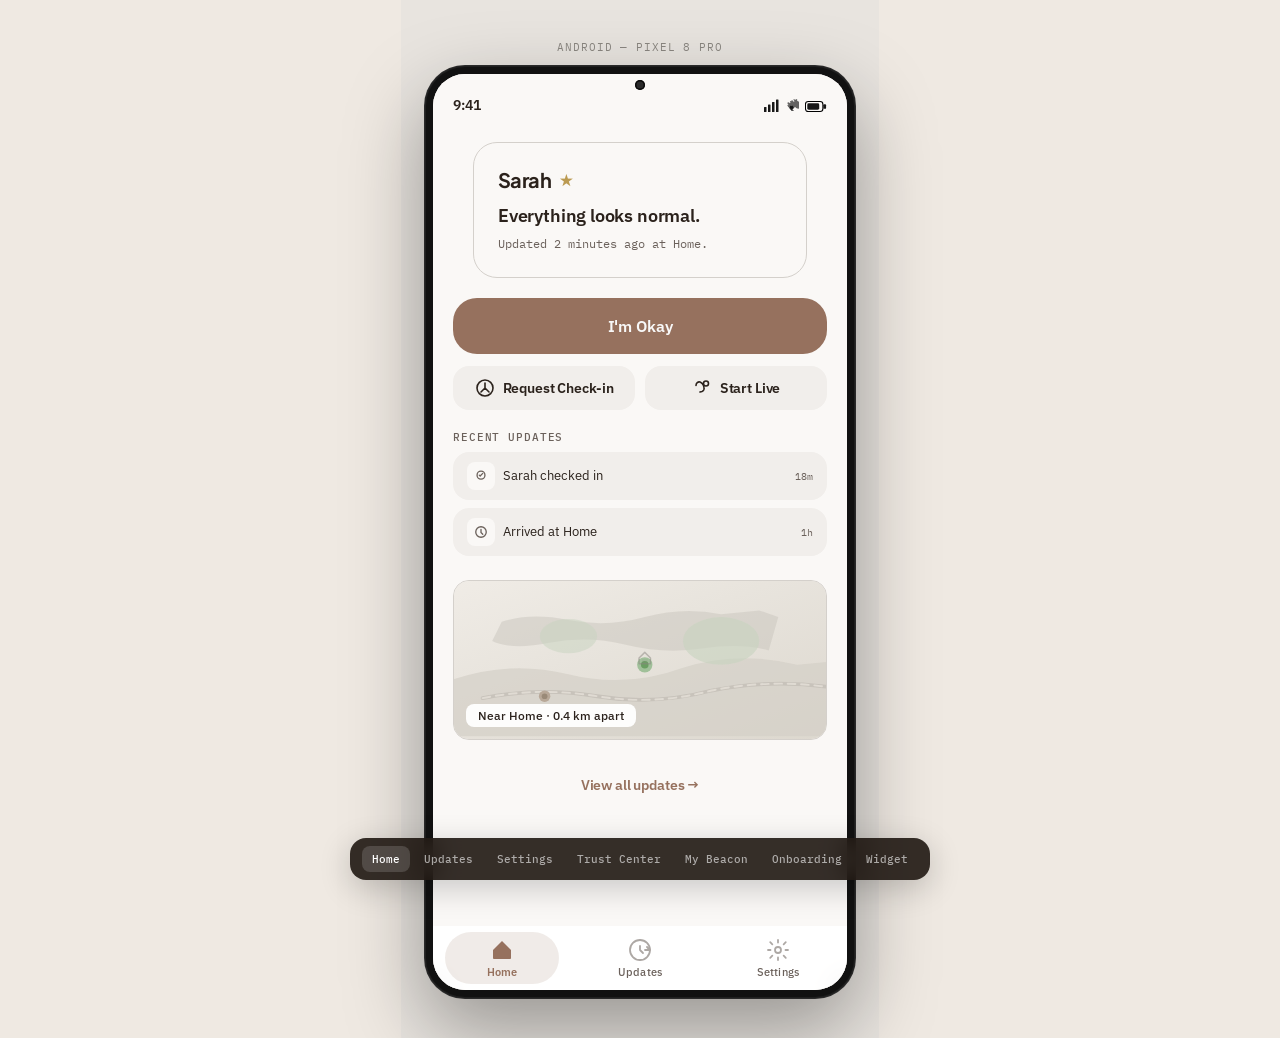
<file: design/prototype/beaconnect-app.html>
<!DOCTYPE html>
<html lang="en">
<head>
  <meta charset="UTF-8">
  <meta name="viewport" content="width=device-width, initial-scale=1.0, maximum-scale=1.0, user-scalable=no">
  <title>Beaconnect</title>
  <link rel="preconnect" href="https://fonts.googleapis.com">
  <link href="https://fonts.googleapis.com/css2?family=IBM+Plex+Mono:wght@400;500;600&family=IBM+Plex+Sans:wght@400;500;600&family=Plus+Jakarta+Sans:wght@600;700;800&display=swap" rel="stylesheet">
  <link rel="stylesheet" href="beaconnect.css">
  <style>
  /* ── Device frame token layer ─────────────────────────── */
  :root {
    --frame-bg: #111;
    --frame-ring: #2a2a2a;
    --canvas-bg: #e8e4df;
  }

    /* ── Device Frame ──────────────────────────────────────────── */
    .device-wrap {
      display: flex;
      align-items: flex-start;
      justify-content: center;
      gap: 48px;
      padding: 40px 24px;
      flex-wrap: wrap;
      background: var(--canvas-bg, #e8e4df);
      min-height: 100vh;
    }
    .device-col { display: flex; flex-direction: column; align-items: center; gap: 12px; }
    .device-label {
      font-family: 'IBM Plex Mono', monospace;
      font-size: 11px;
      color: #8a8680;
      text-transform: uppercase;
      letter-spacing: 0.08em;
    }

    /* ── Android Pixel 8 Frame ─────────────────────────────────── */
    .pixel-frame {
      position: relative;
      width: 430px;
      height: 932px;
      background: var(--frame-bg, #111);
      border-radius: 40px;
      padding: 8px;
      box-shadow:
        0 0 0 1px var(--frame-ring, #2a2a2a),
        0 32px 80px rgba(0,0,0,0.35),
        inset 0 0 0 1px rgba(255,255,255,0.06);
      flex-shrink: 0;
    }
    .pixel-screen {
      width: 100%;
      height: 100%;
      background: var(--bcg-surface);
      border-radius: 32px;
      overflow: hidden;
      position: relative;
    }
    .pixel-camera {
      position: absolute;
      top: 14px;
      left: 50%;
      transform: translateX(-50%);
      width: 10px;
      height: 10px;
      background: var(--frame-ring, #2a2a2a);
      border-radius: 50%;
      z-index: 50;
      box-shadow: inset 0 0 0 1.5px #0a0a0a;
    }
    .pixel-camera::after {
      content: '';
      position: absolute;
      top: 2px; left: 2px;
      width: 4px; height: 4px;
      background: var(--frame-ring, #2a2a2a);
      border-radius: 50%;
    }
    .pixel-status-bar {
      position: absolute;
      top: 0; left: 0; right: 0;
      height: 48px;
      display: flex;
      align-items: flex-end;
      justify-content: space-between;
      padding: 0 20px 8px;
      z-index: 10;
      pointer-events: none;
    }
    .pixel-status-bar__time {
      font-size: 14px;
      font-weight: 600;
      color: var(--bcg-fg);
      letter-spacing: -0.01em;
    }
    .pixel-status-bar__icons {
      display: flex;
      align-items: center;
      gap: 4px;
    }
    .pixel-status-bar__icon { display: block; }

    /* Pixel nav bar */
    .pixel-nav-bar {
      position: absolute;
      bottom: 0; left: 0; right: 0;
      height: 20px;
      display: flex;
      align-items: center;
      justify-content: space-between;
      padding: 0 16px;
      z-index: 10;
      pointer-events: none;
    }
    .pixel-nav-back {
      width: 44px; height: 28px;
      border-radius: 10px 2px 10px 2px;
      background: var(--frame-ring, #2a2a2a);
    }
    .pixel-nav-home-btn {
      width: 44px; height: 28px;
      border-radius: 2px 10px 2px 10px;
      background: var(--frame-ring, #2a2a2a);
    }

    /* ── iOS Frame ─────────────────────────────────────────────── */
    .ios-frame {
      position: relative;
      width: 430px;
      height: 932px;
      background: var(--frame-bg, #1c1c1e);
      border-radius: 52px;
      padding: 12px;
      box-shadow:
        0 0 0 1px var(--frame-ring, #3a3a3c),
        0 40px 80px rgba(0,0,0,0.4),
        inset 0 0 0 1px rgba(255,255,255,0.05);
      flex-shrink: 0;
    }
    .ios-screen {
      width: 100%;
      height: 100%;
      background: var(--bcg-surface);
      border-radius: 40px;
      overflow: hidden;
      position: relative;
    }
    .ios-dynamic-island {
      position: absolute;
      top: 12px;
      left: 50%;
      transform: translateX(-50%);
      width: 126px;
      height: 36px;
      background: #000;
      border-radius: 20px;
      z-index: 50;
    }
    .ios-status-bar {
      position: absolute;
      top: 0; left: 0; right: 0;
      height: 54px;
      display: flex;
      align-items: flex-end;
      justify-content: space-between;
      padding: 0 28px 10px;
      z-index: 10;
      pointer-events: none;
    }
    .ios-status-bar__time {
      font-size: 15px;
      font-weight: 600;
      color: var(--bcg-fg);
      letter-spacing: -0.01em;
    }
    .ios-status-bar__icons {
      display: flex;
      align-items: center;
      gap: 4px;
    }
    .ios-home-indicator {
      position: absolute;
      bottom: 8px;
      left: 50%;
      transform: translateX(-50%);
      width: 134px;
      height: 5px;
      background: var(--frame-ring, #3a3a3c);
      border-radius: 3px;
      z-index: 10;
    }

    /* ── Shared inner layout ───────────────────────────────────── */
    .inner-content {
      position: absolute;
      inset: 0;
      display: flex;
      flex-direction: column;
      background: var(--bcg-surface);
    }
    .inner-scroll {
      flex: 1;
      overflow-y: auto;
      overflow-x: hidden;
      -webkit-overflow-scrolling: touch;
    }
    .inner-scroll::-webkit-scrollbar { display: none; }
    .inner-scroll.home-scroll { padding-bottom: 0; }
    .inner-scroll.with-header { padding-top: 0; }

    /* Android content offset */
    .android-content { padding-top: 48px; }
    .android-content.with-header { padding-top: 96px; }
    .android-content.with-nav { padding-bottom: 64px; }

    /* iOS content offset */
    .ios-content { padding-top: 54px; }
    .ios-content.with-header { padding-top: 96px; }
    .ios-content.with-nav { padding-bottom: 34px; }

    /* ── Screen visibility ────────────────────────────────────── */
    .app-screen { display: none; }
    .app-screen.is-active { display: flex; flex-direction: column; flex: 1; }

    /* ── Home specific ────────────────────────────────────────── */
    .home-hero {
      padding: 20px 20px 0;
    }
    .home-partner-card-wrap {
      padding: 0 20px;
    }
    .home-cta {
      padding: 20px 20px 0;
    }
    .home-quick-actions {
      padding: 12px 20px 0;
      display: flex;
      gap: 10px;
    }
    .home-recent {
      padding: 20px 20px 0;
    }
    .home-map-wrap {
      padding: 16px 20px 20px;
    }
    .home-view-all {
      padding: 8px 20px 20px;
      text-align: center;
    }
    .recent-updates-label {
      font-family: var(--bcg-font-mono);
      font-size: 11px;
      font-weight: 500;
      color: var(--bcg-fg-muted);
      text-transform: uppercase;
      letter-spacing: 0.08em;
      margin-bottom: 8px;
    }
    .recent-update-chip {
      display: flex;
      align-items: center;
      gap: 8px;
      padding: 10px 14px;
      background: var(--bcg-surface-variant);
      border-radius: var(--bcg-r-md);
      margin-bottom: 8px;
    }
    .recent-update-chip__icon {
      width: 28px; height: 28px;
      border-radius: var(--bcg-r-sm);
      background: var(--bcg-surface);
      display: flex;
      align-items: center;
      justify-content: center;
      flex-shrink: 0;
    }
    .recent-update-chip__icon svg { width: 14px; height: 14px; color: var(--bcg-fg-muted); }
    .recent-update-chip__text { font-size: 13px; color: var(--bcg-fg); line-height: 1.3; flex: 1; }
    .recent-update-chip__time { font-family: var(--bcg-font-mono); font-size: 10px; color: var(--bcg-fg-muted); flex-shrink: 0; }

    /* ── Updates specific ─────────────────────────────────────── */
    .updates-content { padding: 0 0 20px; }
    .updates-empty {
      padding: 60px 20px;
      text-align: center;
    }
    .updates-empty__icon {
      width: 56px; height: 56px;
      background: var(--bcg-surface-variant);
      border-radius: var(--bcg-r-lg);
      display: flex;
      align-items: center;
      justify-content: center;
      margin: 0 auto 16px;
    }
    .updates-empty__icon svg { width: 28px; height: 28px; color: var(--bcg-fg-muted); }
    .updates-empty__title { font-size: 16px; font-weight: 600; color: var(--bcg-fg); margin-bottom: 6px; }
    .updates-empty__sub { font-size: 13px; color: var(--bcg-fg-muted); line-height: 1.5; }

    /* ── Settings specific ────────────────────────────────────── */
    .settings-content { padding: 0 0 20px; }
    .settings-hero {
      padding: 20px 20px 16px;
      border-bottom: 1px solid var(--bcg-outline);
    }
    .settings-hero__title {
      font-family: var(--bcg-font-display);
      font-size: 22px;
      font-weight: 800;
      color: var(--bcg-fg);
      letter-spacing: -0.03em;
    }
    .settings-hero__sub {
      font-size: 14px;
      color: var(--bcg-fg-muted);
      margin-top: 4px;
    }
    .settings-section { margin-bottom: 8px; }
    .settings-section__header {
      font-family: var(--bcg-font-mono);
      font-size: 11px;
      font-weight: 500;
      color: var(--bcg-fg-muted);
      text-transform: uppercase;
      letter-spacing: 0.08em;
      padding: 12px 20px 6px;
    }
    .settings-row {
      display: flex;
      align-items: center;
      gap: 12px;
      padding: 12px 20px;
      cursor: pointer;
      transition: background 120ms;
      background: transparent;
      border: none;
      width: 100%;
      text-align: left;
    }
    .settings-row:hover { background: var(--bcg-surface-variant); }
    .settings-row__icon {
      width: 36px; height: 36px;
      border-radius: var(--bcg-r-sm);
      display: flex;
      align-items: center;
      justify-content: center;
      flex-shrink: 0;
      background: var(--bcg-surface-variant);
      color: var(--bcg-fg);
    }
    .settings-row__icon svg { width: 18px; height: 18px; }
    .settings-row__icon--primary { background: var(--bcg-primary); color: var(--bcg-primary-fg); }
    .settings-row__icon--success { background: var(--bcg-success-bg); color: var(--bcg-success); }
    .settings-row__icon--info { background: var(--bcg-info-bg); color: var(--bcg-info); }
    .settings-row__body { flex: 1; min-width: 0; }
    .settings-row__label { font-size: 15px; font-weight: 500; color: var(--bcg-fg); }
    .settings-row__sub { font-size: 13px; color: var(--bcg-fg-muted); margin-top: 1px; }
    .settings-row__trail { display: flex; align-items: center; gap: 6px; flex-shrink: 0; }
    .settings-row__trail-label { font-size: 13px; color: var(--bcg-fg-muted); }
    .settings-row__chevron { width: 16px; height: 16px; color: var(--bcg-outline-strong); }
    .settings-about {
      padding: 16px 20px;
      text-align: center;
      font-size: 12px;
      color: var(--bcg-fg-muted);
      line-height: 1.5;
    }

    /* ── Trust Center specific ────────────────────────────────── */
    .tc-header {
      padding: 12px 20px 16px;
      border-bottom: 1px solid var(--bcg-outline);
    }
    .tc-header__label {
      font-family: var(--bcg-font-mono);
      font-size: 11px;
      font-weight: 500;
      color: var(--bcg-fg-muted);
      text-transform: uppercase;
      letter-spacing: 0.08em;
      margin-bottom: 4px;
    }
    .tc-header__title {
      font-family: var(--bcg-font-display);
      font-size: 22px;
      font-weight: 800;
      color: var(--bcg-fg);
      letter-spacing: -0.03em;
    }
    .tc-section { border-bottom: 1px solid var(--bcg-outline); }
    .tc-section__title {
      font-size: 15px;
      font-weight: 600;
      color: var(--bcg-fg);
      margin-bottom: 6px;
      padding-top: 16px;
    }
    .tc-section__desc {
      font-size: 13px;
      color: var(--bcg-fg-muted);
      line-height: 1.55;
      margin-bottom: 12px;
    }
    .tc-section__status {
      display: inline-flex;
      align-items: center;
      gap: 6px;
      font-size: 12px;
      font-weight: 600;
      padding: 4px 10px;
      background: var(--bcg-surface-variant);
      border-radius: 999px;
      margin-bottom: 12px;
    }
    .tc-dot { width: 6px; height: 6px; border-radius: 50%; flex-shrink: 0; }
    .tc-dot--ok { background: var(--bcg-success); }
    .tc-dot--warn { background: var(--bcg-caution); }
    .tc-dot--info { background: var(--bcg-info); }
    .tc-action {
      display: inline-flex;
      align-items: center;
      gap: 4px;
      font-size: 14px;
      font-weight: 600;
      color: var(--bcg-primary);
      background: transparent;
      border: none;
      padding: 0;
      cursor: pointer;
      font-family: var(--bcg-font-body);
      margin-bottom: 16px;
      transition: opacity 120ms;
    }
    .tc-action:hover { opacity: 0.75; }
    .tc-section-content { padding: 0 20px 16px; }
    .tc-handbook-item {
      background: var(--bcg-surface-variant);
      border-radius: var(--bcg-r-md);
      padding: 12px 14px;
      margin-bottom: 8px;
      font-size: 13px;
      color: var(--bcg-fg-muted);
      line-height: 1.5;
    }
    .tc-handbook-item__q {
      font-weight: 600;
      color: var(--bcg-fg);
      margin-bottom: 4px;
    }

    /* ── My Beacon specific ───────────────────────────────────── */
    .mb-section { border-bottom: 1px solid var(--bcg-outline); }
    .mb-module {
      padding: 14px 20px;
    }
    .mb-module__label {
      font-size: 14px;
      font-weight: 600;
      color: var(--bcg-fg);
      margin-bottom: 4px;
    }
    .mb-module__desc {
      font-size: 13px;
      color: var(--bcg-fg-muted);
      margin-bottom: 8px;
      line-height: 1.4;
    }
    .mb-module__current {
      font-size: 13px;
      color: var(--bcg-fg-muted);
      display: flex;
      align-items: center;
      gap: 6px;
      flex-wrap: wrap;
      margin-bottom: 10px;
    }
    .mb-chip {
      display: inline-flex;
      align-items: center;
      gap: 4px;
      padding: 4px 8px;
      background: var(--bcg-surface-variant);
      border-radius: var(--bcg-r-sm);
      font-size: 12px;
      font-weight: 500;
      color: var(--bcg-fg);
    }
    .mb-customize {
      font-size: 14px;
      font-weight: 600;
      color: var(--bcg-primary);
      background: transparent;
      border: none;
      padding: 0;
      cursor: pointer;
      font-family: var(--bcg-font-body);
    }

    /* ── Bottom sheet ─────────────────────────────────────────── */
    .sheet-overlay {
      position: absolute;
      inset: 0;
      background: rgba(0,0,0,0.38);
      z-index: 30;
      opacity: 0;
      pointer-events: none;
      transition: opacity 220ms cubic-bezier(0.22,1,0.36,1);
    }
    .sheet-overlay.is-open { opacity: 1; pointer-events: auto; }
    .sheet {
      position: absolute;
      bottom: 0; left: 0; right: 0;
      background: var(--bcg-surface);
      border-radius: 20px 20px 0 0;
      border-top: 1px solid var(--bcg-outline);
      padding: 0 20px 32px;
      z-index: 31;
      transform: translateY(100%);
      transition: transform 260ms cubic-bezier(0.22,1,0.36,1);
    }
    .sheet.is-open { transform: translateY(0); }
    .sheet__handle {
      width: 36px; height: 4px;
      border-radius: 2px;
      background: var(--bcg-outline-strong);
      margin: 10px auto 16px;
    }
    .sheet__title { font-size: 16px; font-weight: 700; color: var(--bcg-fg); margin-bottom: 8px; }
    .sheet__body { font-size: 14px; color: var(--bcg-fg-muted); line-height: 1.6; margin-bottom: 16px; }
    .sheet__detail { font-size: 13px; color: var(--bcg-fg-muted); line-height: 1.5; margin-bottom: 4px; }
    .sheet__detail strong { color: var(--bcg-fg); }
    .sheet__actions { display: flex; gap: 10px; margin-top: 16px; }

    /* ── Toast ───────────────────────────────────────────────── */
    .toast {
      position: absolute;
      bottom: 72px;
      left: 16px;
      right: 16px;
      background: var(--bcg-fg);
      color: var(--bcg-surface);
      font-size: 14px;
      font-weight: 500;
      padding: 10px 16px;
      border-radius: 12px;
      z-index: 50;
      text-align: center;
      transform: translateY(12px);
      opacity: 0;
      pointer-events: none;
      transition: transform 220ms cubic-bezier(0.22,1,0.36,1), opacity 220ms;
    }
    .toast.is-visible { transform: translateY(0); opacity: 1; }

    /* ── Onboarding ───────────────────────────────────────────── */
    .ob-screen {
      position: absolute;
      inset: 0;
      background: var(--bcg-surface);
      display: none;
      flex-direction: column;
    }
    .ob-screen.is-active { display: flex; }
    .ob-top {
      flex: 1;
      display: flex;
      flex-direction: column;
      justify-content: center;
      padding: 48px 28px 24px;
    }
    .ob-eyebrow {
      font-family: 'IBM Plex Mono', monospace;
      font-size: 11px;
      font-weight: 500;
      color: var(--bcg-primary);
      text-transform: uppercase;
      letter-spacing: 0.1em;
      margin-bottom: 12px;
    }
    .ob-headline {
      font-family: 'Plus Jakarta Sans', sans-serif;
      font-size: 26px;
      font-weight: 800;
      color: var(--bcg-fg);
      line-height: 1.2;
      letter-spacing: -0.03em;
      margin-bottom: 12px;
    }
    .ob-body {
      font-size: 15px;
      color: var(--bcg-fg-muted);
      line-height: 1.65;
      margin-bottom: 20px;
    }
    .ob-note {
      font-size: 13px;
      color: var(--bcg-fg-muted);
      line-height: 1.55;
      background: var(--bcg-surface-variant);
      padding: 12px 14px;
      border-radius: 12px;
      border-left: 3px solid var(--bcg-primary);
      margin-top: auto;
    }
    .ob-note--warning {
      border-left-color: var(--bcg-caution);
      background: var(--bcg-caution-bg);
    }
    .ob-actions {
      padding: 16px 24px 36px;
    }
    .ob-dots {
      display: flex;
      gap: 6px;
      justify-content: center;
      margin-bottom: 16px;
    }
    .ob-dot {
      width: 6px; height: 6px;
      border-radius: 50%;
      background: var(--bcg-outline-strong);
      transition: all 220ms;
    }
    .ob-dot.is-active {
      width: 20px;
      border-radius: 3px;
      background: var(--bcg-primary);
    }
    .ob-skip {
      position: absolute;
      top: 48px;
      right: 20px;
      font-size: 14px;
      font-weight: 600;
      color: var(--bcg-fg-muted);
      background: transparent;
      border: none;
      cursor: pointer;
      font-family: var(--bcg-font-body);
      padding: 4px 0;
      z-index: 5;
    }
    .ob-icon-center {
      width: 72px; height: 72px;
      background: var(--bcg-primary);
      border-radius: 22px;
      display: flex;
      align-items: center;
      justify-content: center;
      margin-bottom: 24px;
    }
    .ob-icon-center svg { width: 36px; height: 36px; color: var(--bcg-primary-fg); }
    .ob-icon-center--success {
      background: var(--bcg-success-bg);
    }
    .ob-icon-center--success svg { color: var(--bcg-success); }
    .ob-check-row {
      display: flex;
      align-items: flex-start;
      gap: 10px;
      margin-bottom: 12px;
    }
    .ob-check {
      width: 20px; height: 20px;
      border-radius: 50%;
      background: var(--bcg-success-bg);
      display: flex;
      align-items: center;
      justify-content: center;
      flex-shrink: 0;
      margin-top: 1px;
    }
    .ob-check svg { width: 12px; height: 12px; color: var(--bcg-success); }
    .ob-check-text { font-size: 14px; color: var(--bcg-fg); line-height: 1.4; }

    /* ── Widget ──────────────────────────────────────────────── */
    .widget-wrap { display: flex; flex-direction: column; align-items: center; gap: 10px; }
    .beaconnect-widget {
      width: 430px;
      height: 148px;
      background: var(--bcg-surface);
      border-radius: 20px;
      border: 1px solid var(--bcg-outline);
      padding: 14px 16px;
      display: flex;
      flex-direction: column;
      gap: 6px;
      overflow: hidden;
      position: relative;
      box-shadow: 0 4px 16px rgba(0,0,0,0.1), 0 1px 3px rgba(0,0,0,0.06);
    }
    .beaconnect-widget__partner {
      font-family: 'Plus Jakarta Sans', sans-serif;
      font-size: 15px;
      font-weight: 700;
      color: var(--bcg-fg);
      display: flex;
      align-items: center;
      gap: 6px;
    }
    .beaconnect-widget__status { font-size: 14px; font-weight: 500; color: var(--bcg-fg); line-height: 1.3; }
    .beaconnect-widget__fresh {
      font-family: 'IBM Plex Mono', monospace;
      font-size: 11px;
      color: var(--bcg-fg-muted);
    }
    .beaconnect-widget__action { margin-top: auto; }
    .beaconnect-widget .bcg-btn--primary {
      width: auto;
      display: inline-flex;
      align-items: center;
      gap: 6px;
      padding: 10px 16px;
      font-size: 14px;
      font-weight: 600;
      border-radius: 14px;
    }
    .widget-android-preview {
      background: color-mix(in oklch, var(--bcg-surface) 60%, var(--canvas-bg, #e8e4df));
      border-radius: 8px;
      padding: 6px;
      border: 1px solid var(--bcg-outline);
    }
    .widget-android-preview .beaconnect-widget {
      width: 218px;
      height: 82px;
      border-radius: 12px;
      padding: 8px 10px;
      gap: 3px;
    }
    .widget-android-preview .beaconnect-widget__partner { font-size: 11px; }
    .widget-android-preview .beaconnect-widget__status { font-size: 11px; }
    .widget-android-preview .beaconnect-widget__fresh { font-size: 9px; }
    .widget-android-preview .beaconnect-widget .bcg-btn--primary {
      padding: 6px 10px;
      font-size: 10px;
      border-radius: 8px;
    }

    /* ── Interactive states ───────────────────────────────────── */
    .pressable { cursor: pointer; -webkit-tap-highlight-color: transparent; }
    .pressable:active .bcg-btn { transform: scale(0.97); }
    .pressable:active .bcg-btn--primary { transform: scale(0.97); }

    /* ── Demo nav for prototype ───────────────────────────────── */
    .demo-nav {
      position: fixed;
      bottom: 20px;
      left: 50%;
      transform: translateX(-50%);
      background: rgba(26,18,12,0.88);
      backdrop-filter: blur(12px);
      -webkit-backdrop-filter: blur(12px);
      border-radius: 16px;
      padding: 8px 12px;
      display: flex;
      gap: 4px;
      z-index: 1000;
      box-shadow: 0 8px 32px rgba(0,0,0,0.2);
    }
    .demo-nav__btn {
      font-family: 'IBM Plex Mono', monospace;
      font-size: 11px;
      font-weight: 500;
      color: rgba(255,255,255,0.6);
      background: transparent;
      border: none;
      padding: 6px 10px;
      border-radius: 8px;
      cursor: pointer;
      transition: all 120ms;
      white-space: nowrap;
    }
    .demo-nav__btn.is-active {
      background: rgba(255,255,255,0.15);
      color: #fff;
    }
    .demo-nav__btn:hover { color: #fff; }

    /* Demo overlay label */
    .screen-label {
      position: absolute;
      top: 8px; left: 8px;
      background: rgba(0,0,0,0.6);
      color: #fff;
      font-family: 'IBM Plex Mono', monospace;
      font-size: 9px;
      font-weight: 600;
      padding: 3px 7px;
      border-radius: 4px;
      z-index: 60;
      pointer-events: none;
      letter-spacing: 0.05em;
    }
    .screen-label--ios { top: 10px; }
  

/* ── Home: Live state ───────────────────────────────────────── */
/* When sharing is active, hero rearranges: map at top, card below */
.is-live-mode .home-hero-map { display: block; }
.is-live-mode .home-partner-card-wrap { display: block; }
.is-live-mode .home-cta { display: flex; }
.is-live-mode .home-quick-actions { display: grid; }
.is-live-mode .home-recent { display: none; }
.is-live-mode .home-map-wrap { display: none; }
.is-live-mode .home-view-all { display: none; }

.home-hero-map {
  margin: 0 -20px;
  padding: 0 0 12px;
  border-radius: 0;
}
.is-live-map {
  height: 180px;
  border-radius: 0;
  border-left: none;
  border-right: none;
}

@keyframes pulse {
  0%, 100% { opacity: 1; }
  50% { opacity: 0.4; }
}

</style>
</head>
<body>

<!-- ============================================================
     ANDROID PHONE FRAME
     ============================================================ -->
<div class="device-wrap" id="device-android">

  <div class="device-col">
    <span class="device-label">Android — Pixel 8 Pro</span>
    <div class="pixel-frame">
      <div class="pixel-camera"></div>
      <div class="pixel-screen">

        <!-- Android status bar -->
        <div class="pixel-status-bar">
          <span class="pixel-status-bar__time">9:41</span>
          <div class="pixel-status-bar__icons">
            <!-- Signal -->
            <svg class="pixel-status-bar__icon" viewBox="0 0 16 16" fill="currentColor" width="16" height="16">
              <rect x="1" y="9" width="2.5" height="5" rx="0.5" fill-opacity="0.9"/>
              <rect x="5" y="6.5" width="2.5" height="7.5" rx="0.5" fill-opacity="0.9"/>
              <rect x="9" y="4" width="2.5" height="10" rx="0.5" fill-opacity="0.9"/>
              <rect x="13" y="1.5" width="2.5" height="12.5" rx="0.5" fill-opacity="0.9"/>
            </svg>
            <!-- Wifi -->
            <svg class="pixel-status-bar__icon" viewBox="0 0 16 16" fill="currentColor" width="14" height="14" style="margin-left:2px">
              <path d="M8 11.5a.5.5 0 01.5.5v.5h1a.5.5 0 010 1H7.5a.5.5 0 01-.5-.5v-.5a.5.5 0 01.5-.5z" fill-opacity="0.9"/>
              <path d="M5.636 8.464a11 11 0 00-.293.436A2.5 2.5 0 007 12.5a2.5 2.5 0 001.657-4.6 11 11 0 00-.293-.436l-1.086.707a1 1 0 01-.632-.632l.707-1.086z" fill-opacity="0.8"/>
              <path d="M3.05 6.464a15.5 15.5 0 00-.418.618A5 5 0 0011.5 9a5 5 0 008.868-1.918 15.5 15.5 0 00-.418-.618l-1.086.707a1 1 0 01-.632-.632l.707-1.086A15.5 15.5 0 0013.707 2.05 1 1 0 0012.293.45l-1.086.707a1 1 0 01-.632-.632L11.586.05a1 1 0 00-1.465 1.464l.707 1.086a1 1 0 01-.632.632l-1.086-.707A1 1 0 007.05 2.525 1 1 0 005.586 3.05l.707 1.086a1 1 0 01-.632.632l-1.086-.707a1 1 0 00-1.465 1.464l.707 1.086a1 1 0 00.632.632L3.05 6.464z" fill-opacity="0.6"/>
            </svg>
            <!-- Battery -->
            <svg viewBox="0 0 24 14" width="22" height="13" fill="none" style="margin-left:2px">
              <rect x="0.5" y="1.5" width="19" height="11" rx="3" stroke="currentColor" stroke-width="1.2" fill-opacity="0.9"/>
              <rect x="20" y="4.5" width="3" height="5" rx="1" fill="currentColor" fill-opacity="0.9"/>
              <rect x="2.5" y="3.5" width="13" height="7" rx="1.5" fill="currentColor" fill-opacity="0.9"/>
            </svg>
          </div>
        </div>

        <!-- ── APP SHELL ── -->
        <div class="inner-content">

          <!-- ================================================
               SCREEN: HOME
               ================================================ -->
          <div class="app-screen is-active" id="and-home">

            <div class="inner-scroll home-scroll android-content android-content with-nav">

              <!-- Partner Card -->
              <div class="home-hero" id="and-home-hero">

                <!-- Live hero map: shown at top when sharing is active -->
                <div class="home-hero-map" id="and-hero-map" style="display:none;">
                  <div class="bcg-map-preview is-live-map">
                    <div style="position:absolute;inset:0;background:linear-gradient(180deg,#f0ece6 0%,#e8e4dd 100%);display:flex;align-items:center;justify-content:center;overflow:hidden;">
                      <svg width="100%" height="100%" viewBox="0 0 390 180" fill="none" xmlns="http://www.w3.org/2000/svg">
                        <path d="M0 110 Q60 90 120 105 Q180 120 240 98 Q300 80 360 95 L390 92 L390 180 L0 180Z" fill="#d5d0c8" fill-opacity="0.7"/>
                        <path d="M50 50 Q80 40 120 48 Q160 56 200 45 Q240 34 280 42 L320 38 L340 45 L330 80 Q300 72 260 78 Q220 84 180 74 Q140 64 100 72 Q60 80 40 70 L50 50Z" fill="#cac5bd" fill-opacity="0.5"/>
                        <path d="M30 130 Q90 118 150 128 Q210 138 270 122 Q330 110 390 118" stroke="#c8c3bb" stroke-width="4" fill="none" stroke-linecap="round"/>
                        <ellipse cx="280" cy="70" rx="40" ry="25" fill="#c8d4c0" fill-opacity="0.6"/>
                        <ellipse cx="120" cy="65" rx="30" ry="18" fill="#c8d4c0" fill-opacity="0.5"/>
                        <circle cx="200" cy="95" r="10" fill="#8fb88a" fill-opacity="0.8"/>
                        <circle cx="200" cy="95" r="5" fill="#6a9e62"/>
                        <g transform="translate(192,80)" opacity="0.5">
                          <path d="M8 2 L14 8 L14 14 L2 14 L2 8 Z" fill="none" stroke="#8a8680" stroke-width="1.5" stroke-linejoin="round"/>
                          <path d="M5 9 L11 9 L11 14 L5 14 Z" fill="#8a8680" fill-opacity="0.3"/>
                        </g>
                        <circle cx="95" cy="130" r="6" fill="#b8a898"/>
                        <circle cx="95" cy="130" r="3" fill="#9a8a78"/>
                        <text x="200" y="72" text-anchor="middle" font-family="system-ui,sans-serif" font-size="11" fill="#5a7a52" font-weight="600">Sarah</text>
                        <text x="95" y="146" text-anchor="middle" font-family="system-ui,sans-serif" font-size="10" fill="#9a8a78">You</text>
                      </svg>
                    </div>
                    <!-- Live badge overlay -->
                    <div style="position:absolute;top:10px;right:12px;background:var(--bcg-primary);color:#fff;border-radius:999px;padding:4px 10px;font-size:11px;font-family:var(--bcg-font-mono);letter-spacing:0.05em;display:flex;align-items:center;gap:5px;">
                      <span style="width:6px;height:6px;border-radius:50%;background:#fff;animation:pulse 1.8s ease-in-out infinite;display:inline-block;"></span>
                      LIVE &middot; <span id="and-live-timer">0m</span>
                    </div>
                  </div>
                </div>

                <div class="home-partner-card-wrap" id="and-partner-wrap">
                  <div class="bcg-partner-card" data-od-id="partner-card" id="and-partner-card">
                    <div class="bcg-partner-card__name">
                      Sarah
                      <span class="bcg-partner-card__symbol">★</span>
                    </div>
                    <div class="bcg-partner-card__status" id="and-card-status">Everything looks normal.</div>
                    <div class="bcg-partner-card__freshness" id="and-card-freshness">Updated 2 minutes ago at Home.</div>
                    <div id="and-card-badge"></div>
                  </div>
                </div>
              </div>

              <!-- I'm Okay CTA -->
              <div class="home-cta">
                <button class="bcg-btn bcg-btn--primary" data-od-id="im-okay-btn" id="and-okay-btn" onclick="handleCheckIn('android')">
                  I'm Okay
                </button>
              </div>

              <!-- Quick Actions -->
              <div class="home-quick-actions">
                <button class="bcg-btn bcg-btn--secondary" data-od-id="request-checkin" onclick="showToast('android', 'Request sent')">
                  <svg class="bcg-btn__icon" viewBox="0 0 20 20" fill="none" stroke="currentColor" stroke-width="1.6" stroke-linecap="round" stroke-linejoin="round">
                    <path d="M10 10 L10 5 M10 10 L6 14 M10 10 L14 14"/>
                    <circle cx="10" cy="10" r="8"/>
                  </svg>
                  Request Check-in
                </button>
                <button class="bcg-btn bcg-btn--secondary" data-od-id="start-live" id="and-start-live-btn" onclick="toggleLive('android')">
                  <svg class="bcg-btn__icon" viewBox="0 0 20 20" fill="none" stroke="currentColor" stroke-width="1.6" stroke-linecap="round" stroke-linejoin="round">
                    <path d="M4 7.5 C4 5 6 3.5 8 4 L8.5 4.2 C9.8 4.8 11 6 11.5 7.5 L12 9.5 C12.5 11.2 11.5 13 10 13.5 L8 14"/>
                    <circle cx="14" cy="5.5" r="2.5"/>
                  </svg>
                  Start Live
                </button>
              </div>

              <!-- Recent Updates -->
              <div class="home-recent" id="and-home-recent">
                <div class="recent-updates-label">Recent updates</div>
                <div class="recent-update-chip">
                  <div class="recent-update-chip__icon">
                    <svg viewBox="0 0 16 16" fill="none" stroke="currentColor" stroke-width="1.5" stroke-linecap="round">
                      <path d="M8 2.5 C5.5 2.5 3.5 4.5 3.5 7 C3.5 9.5 5.5 11.5 8 11.5 C10.5 11.5 12.5 9.5 12.5 7 C12.5 4.5 10.5 2.5 8 2.5Z"/>
                      <path d="M6 7 L7 8 L10 5"/>
                    </svg>
                  </div>
                  <span class="recent-update-chip__text">Sarah checked in</span>
                  <span class="recent-update-chip__time">18m</span>
                </div>
                <div class="recent-update-chip">
                  <div class="recent-update-chip__icon">
                    <svg viewBox="0 0 16 16" fill="none" stroke="currentColor" stroke-width="1.5" stroke-linecap="round">
                      <circle cx="8" cy="8" r="6"/>
                      <path d="M8 5 L8 8.5 L10 10.5"/>
                    </svg>
                  </div>
                  <span class="recent-update-chip__text">Arrived at Home</span>
                  <span class="recent-update-chip__time">1h</span>
                </div>
              </div>

              <!-- Map Preview -->
              <div class="home-map-wrap" id="and-map-wrap">
                <div class="bcg-map-preview" data-od-id="map-preview" onclick="showToast('android', 'Map opens in full app')">
                  <div style="position:absolute;inset:0;background:linear-gradient(160deg,#f0ece6 0%,#e8e4dd 40%,#ddd8cf 100%);display:flex;align-items:center;justify-content:center;overflow:hidden;">
                    <!-- Abstract calm map -->
                    <svg width="100%" height="100%" viewBox="0 0 390 160" fill="none" xmlns="http://www.w3.org/2000/svg">
                      <path d="M0 100 Q60 80 120 95 Q180 110 240 88 Q300 70 360 85 L390 82 L390 160 L0 160Z" fill="#d5d0c8" fill-opacity="0.7"/>
                      <path d="M50 40 Q80 30 120 38 Q160 46 200 35 Q240 24 280 32 L320 28 L340 35 L330 70 Q300 62 260 68 Q220 74 180 64 Q140 54 100 62 Q60 70 40 60 L50 40Z" fill="#cac5bd" fill-opacity="0.5"/>
                      <!-- Road -->
                      <path d="M30 120 Q90 108 150 118 Q210 128 270 112 Q330 100 390 108" stroke="#c8c3bb" stroke-width="4" fill="none" stroke-linecap="round"/>
                      <path d="M30 120 Q90 108 150 118 Q210 128 270 112 Q330 100 390 108" stroke="#e0dbd3" stroke-width="2" fill="none" stroke-linecap="round" stroke-dasharray="8 6"/>
                      <!-- Park areas -->
                      <ellipse cx="280" cy="60" rx="40" ry="25" fill="#c8d4c0" fill-opacity="0.6"/>
                      <ellipse cx="120" cy="55" rx="30" ry="18" fill="#c8d4c0" fill-opacity="0.5"/>
                      <!-- Sarah's location dot -->
                      <circle cx="200" cy="85" r="8" fill="#8fb88a" fill-opacity="0.8"/>
                      <circle cx="200" cy="85" r="4" fill="#6a9e62"/>
                      <!-- Home icon -->
                      <g transform="translate(192,70)" opacity="0.5">
                        <path d="M8 2 L14 8 L14 14 L2 14 L2 8 Z" fill="none" stroke="#8a8680" stroke-width="1.5" stroke-linejoin="round"/>
                        <path d="M5 9 L11 9 L11 14 L5 14 Z" fill="#8a8680" fill-opacity="0.3"/>
                      </g>
                      <!-- You -->
                      <circle cx="95" cy="118" r="6" fill="#b8a898"/>
                      <circle cx="95" cy="118" r="3" fill="#9a8a78"/>
                    </svg>
                  </div>
                  <div class="bcg-map-preview__label">Near Home · 0.4 km apart</div>
                </div>
              </div>

              <!-- View all updates -->
              <div class="home-view-all">
                <button class="bcg-btn bcg-btn--link" onclick="switchScreen('android','updates')">
                  View all updates →
                </button>
              </div>

            </div><!-- /inner-scroll -->

            <!-- Bottom Nav: Android -->
            <nav class="bcg-nav android-nav" id="and-nav">
              <button class="bcg-nav__item is-active" onclick="switchScreen('android','home')" aria-label="Home" id="and-nav-home" data-od-id="nav-home">
                <svg class="bcg-nav__icon" viewBox="0 0 24 24" fill="currentColor">
                  <path d="M3 12 L12 3 L21 12 V20 C21 20.5 20.5 21 20 21 H4 C3.5 21 3 20.5 3 20 V12 Z"/>
                  <path d="M9 21 V14 H15 V21" fill="currentColor"/>
                </svg>
                Home
              </button>
              <button class="bcg-nav__item" onclick="switchScreen('android','updates')" aria-label="Updates" id="and-nav-updates" data-od-id="nav-updates">
                <svg class="bcg-nav__icon" viewBox="0 0 24 24" fill="none" stroke="currentColor" stroke-width="1.8" stroke-linecap="round" stroke-linejoin="round">
                  <path d="M12 2 C6.5 2 2 6.5 2 12 C2 17.5 6.5 22 12 22"/>
                  <path d="M12 22 C17.5 22 22 17.5 22 12 C22 6.5 17.5 2 12 2"/>
                  <path d="M22 12 L17 12 M22 12 L19 9"/>
                  <path d="M12 8 L12 12 L15 15"/>
                </svg>
                Updates
              </button>
              <button class="bcg-nav__item" onclick="switchScreen('android','settings')" aria-label="Settings" id="and-nav-settings" data-od-id="nav-settings">
                <svg class="bcg-nav__icon" viewBox="0 0 24 24" fill="none" stroke="currentColor" stroke-width="1.8" stroke-linecap="round" stroke-linejoin="round">
                  <circle cx="12" cy="12" r="3"/>
                  <path d="M12 2 V4.5 M12 19.5 V22 M4.22 4.22 L6.34 6.34 M17.66 17.66 L19.78 19.78 M2 12 H4.5 M19.5 12 H22 M4.22 19.78 L6.34 17.66 M17.66 6.34 L19.78 4.22"/>
                </svg>
                Settings
              </button>
            </nav>

            <!-- Toast -->
            <div class="toast" id="and-toast"></div>
          </div><!-- /home -->


          <!-- ================================================
               SCREEN: UPDATES
               ================================================ -->
          <div class="app-screen" id="and-updates">

            <div class="inner-scroll with-header android-content with-nav">

              <!-- Header -->
              <div style="position:absolute;top:48px;left:0;right:0;background:var(--bcg-surface);z-index:5;padding:12px 20px 12px;border-bottom:1px solid var(--bcg-outline);">
                <div style="font-family:var(--bcg-font-display);font-size:18px;font-weight:700;color:var(--bcg-fg);letter-spacing:-0.02em;">Updates</div>
                <div style="font-size:13px;color:var(--bcg-fg-muted);margin-top:2px;">Meaningful moments since you last looked</div>
              </div>

              <div class="updates-content" style="padding-top:68px;">

                <!-- Today -->
                <div class="bcg-timeline-group">
                  <div class="bcg-timeline-group__label">Today</div>

                  <div class="bcg-timeline-sub">Morning</div>
                  <div class="bcg-update-item pressable" onclick="openSheet('android','checkin-detail')" data-od-id="update-item-1">
                    <div class="bcg-update-item__icon" style="background:var(--bcg-success-bg);">
                      <svg viewBox="0 0 16 16" fill="none" stroke="var(--bcg-success)" stroke-width="1.6" stroke-linecap="round">
                        <path d="M3 8 L6.5 11.5 L13 4.5"/>
                      </svg>
                    </div>
                    <div class="bcg-update-item__body">
                      <div class="bcg-update-item__title">Sarah checked in</div>
                      <div class="bcg-update-item__desc">Sarah let you know she's around.</div>
                    </div>
                    <div>
                      <div class="bcg-update-item__time">8:23 AM</div>
                      <svg class="bcg-update-item__arrow" viewBox="0 0 16 16" fill="none" stroke="currentColor" stroke-width="1.5">
                        <path d="M6 3 L11 8 L6 13"/>
                      </svg>
                    </div>
                  </div>

                  <div class="bcg-timeline-sub">Afternoon</div>
                  <div class="bcg-update-item pressable" onclick="openSheet('android','arrival-detail')" data-od-id="update-item-2">
                    <div class="bcg-update-item__icon">
                      <svg viewBox="0 0 16 16" fill="none" stroke="currentColor" stroke-width="1.5" stroke-linecap="round">
                        <path d="M3 12 L8 3 L13 12 Z"/>
                        <path d="M5.5 9 H10.5 V13 H5.5 Z"/>
                      </svg>
                    </div>
                    <div class="bcg-update-item__body">
                      <div class="bcg-update-item__title">Arrived at Home</div>
                      <div class="bcg-update-item__desc">Sarah arrived home after work.</div>
                    </div>
                    <div>
                      <div class="bcg-update-item__time">5:12 PM</div>
                      <svg class="bcg-update-item__arrow" viewBox="0 0 16 16" fill="none" stroke="currentColor" stroke-width="1.5">
                        <path d="M6 3 L11 8 L6 13"/>
                      </svg>
                    </div>
                  </div>

                  <div class="bcg-update-item pressable" onclick="openSheet('android','live-ended-detail')" data-od-id="update-item-3">
                    <div class="bcg-update-item__icon" style="background:var(--bcg-info-bg);">
                      <svg viewBox="0 0 16 16" fill="none" stroke="var(--bcg-info)" stroke-width="1.5" stroke-linecap="round">
                        <circle cx="8" cy="8" r="6"/>
                        <path d="M8 5 L8 8.5 L10.5 10.5"/>
                      </svg>
                    </div>
                    <div class="bcg-update-item__body">
                      <div class="bcg-update-item__title">Live sharing ended</div>
                      <div class="bcg-update-item__desc">Sarah's live sharing ended after 28 minutes.</div>
                    </div>
                    <div>
                      <div class="bcg-update-item__time">3:45 PM</div>
                      <svg class="bcg-update-item__arrow" viewBox="0 0 16 16" fill="none" stroke="currentColor" stroke-width="1.5">
                        <path d="M6 3 L11 8 L6 13"/>
                      </svg>
                    </div>
                  </div>
                </div>

                <!-- Yesterday -->
                <div class="bcg-timeline-group">
                  <div class="bcg-timeline-group__label">Yesterday</div>
                  <div class="bcg-timeline-sub">Evening</div>
                  <div class="bcg-update-item pressable" onclick="openSheet('android','reaction-detail')" data-od-id="update-item-4">
                    <div class="bcg-update-item__icon" style="background:var(--bcg-caution-bg);">
                      <svg viewBox="0 0 16 16" fill="none" stroke="var(--bcg-caution)" stroke-width="1.5" stroke-linecap="round">
                        <path d="M8 14 C5 11 2 9 2 6.5 C2 4.5 3.8 3 6 3 C7.2 3 8.2 3.6 8.8 4.5"/>
                        <circle cx="11.5" cy="5.5" r="1"/>
                      </svg>
                    </div>
                    <div class="bcg-update-item__body">
                      <div class="bcg-update-item__title">Sarah reacted</div>
                      <div class="bcg-update-item__desc">"Glad you're around" — from earlier check-in.</div>
                    </div>
                    <div>
                      <div class="bcg-update-item__time">9:02 PM</div>
                      <svg class="bcg-update-item__arrow" viewBox="0 0 16 16" fill="none" stroke="currentColor" stroke-width="1.5">
                        <path d="M6 3 L11 8 L6 13"/>
                      </svg>
                    </div>
                  </div>
                </div>

                <!-- Ending -->
                <div class="bcg-end-copy">
                  That's everything for today.<br>
                  We'll keep you updated when something meaningful happens.
                </div>
              </div>
            </div>

            <nav class="bcg-nav android-nav" id="and-nav-updates">
              <button class="bcg-nav__item" onclick="switchScreen('android','home')" aria-label="Home" id="and-nav-home">
                <svg class="bcg-nav__icon" viewBox="0 0 24 24" fill="none" stroke="currentColor" stroke-width="1.8" stroke-linecap="round" stroke-linejoin="round">
                  <path d="M3 12 L12 3 L21 12 V20 C21 20.5 20.5 21 20 21 H4 C3.5 21 3 20.5 3 20 V12 Z"/>
                  <path d="M9 21 V14 H15 V21" fill="currentColor"/>
                </svg>
                Home
              </button>
              <button class="bcg-nav__item is-active" onclick="switchScreen('android','updates')" aria-label="Updates" id="and-nav-updates">
                <svg class="bcg-nav__icon" viewBox="0 0 24 24" fill="currentColor">
                  <path d="M12 2 C6.5 2 2 6.5 2 12 C2 17.5 6.5 22 12 22 C17.5 22 22 17.5 22 12 C22 6.5 17.5 2 12 2Z" fill="none" stroke="currentColor" stroke-width="1.8"/>
                  <path d="M22 12 L17 12 M22 12 L19 9" stroke="currentColor" stroke-width="1.8" stroke-linecap="round"/>
                  <path d="M12 8 L12 12 L15 15" stroke="currentColor" stroke-width="1.8" stroke-linecap="round" stroke-linejoin="round"/>
                </svg>
                Updates
              </button>
              <button class="bcg-nav__item" onclick="switchScreen('android','settings')" aria-label="Settings" id="and-nav-settings">
                <svg class="bcg-nav__icon" viewBox="0 0 24 24" fill="none" stroke="currentColor" stroke-width="1.8" stroke-linecap="round" stroke-linejoin="round">
                  <circle cx="12" cy="12" r="3"/>
                  <path d="M12 2 V4.5 M12 19.5 V22 M4.22 4.22 L6.34 6.34 M17.66 17.66 L19.78 19.78 M2 12 H4.5 M19.5 12 H22 M4.22 19.78 L6.34 17.66 M17.66 6.34 L19.78 4.22"/>
                </svg>
                Settings
              </button>
            </nav>
          </div><!-- /updates -->


          <!-- ================================================
               SCREEN: SETTINGS
               ================================================ -->
          <div class="app-screen" id="and-settings">

            <div class="inner-scroll with-header android-content with-nav">

              <div class="settings-hero">
                <div class="settings-hero__title">Settings</div>
                <div class="settings-hero__sub">Trust Center and My Beacon</div>
              </div>

              <div class="settings-section">
                <div class="settings-section__header">Relationship</div>
                <button class="settings-row" onclick="switchScreen('android','trust-center')" data-od-id="trust-center-row">
                  <div class="settings-row__icon settings-row__icon--primary">
                    <svg viewBox="0 0 20 20" fill="none" stroke="currentColor" stroke-width="1.6" stroke-linecap="round" stroke-linejoin="round">
                      <path d="M10 2 L13 7 L18 8 L14 12 L15 17 L10 15 L5 17 L6 12 L2 8 L7 7 Z"/>
                    </svg>
                  </div>
                  <div class="settings-row__body">
                    <div class="settings-row__label">Trust Center</div>
                    <div class="settings-row__sub">Sharing, privacy, and how Beaconnect works</div>
                  </div>
                  <div class="settings-row__trail">
                    <svg class="settings-row__chevron" viewBox="0 0 16 16" fill="none" stroke="currentColor" stroke-width="1.5">
                      <path d="M6 3 L11 8 L6 13"/>
                    </svg>
                  </div>
                </button>
              </div>

              <div class="settings-section">
                <div class="settings-section__header">Personal</div>
                <button class="settings-row" onclick="switchScreen('android','my-beacon')" data-od-id="my-beacon-row">
                  <div class="settings-row__icon settings-row__icon--success">
                    <svg viewBox="0 0 20 20" fill="none" stroke="currentColor" stroke-width="1.6" stroke-linecap="round" stroke-linejoin="round">
                      <circle cx="10" cy="10" r="4"/>
                      <path d="M10 2 V5 M10 15 V18 M18 10 H15 M5 10 H2 M15.5 4.5 L13.2 6.8 M6.8 13.2 L4.5 15.5 M15.5 15.5 L13.2 13.2 M6.8 6.8 L4.5 4.5"/>
                    </svg>
                  </div>
                  <div class="settings-row__body">
                    <div class="settings-row__label">My Beacon</div>
                    <div class="settings-row__sub">Personalize your experience</div>
                  </div>
                  <div class="settings-row__trail">
                    <svg class="settings-row__chevron" viewBox="0 0 16 16" fill="none" stroke="currentColor" stroke-width="1.5">
                      <path d="M6 3 L11 8 L6 13"/>
                    </svg>
                  </div>
                </button>
              </div>

              <div class="settings-section">
                <div class="settings-section__header">About</div>
                <button class="settings-row" onclick="showToast('android','Version 1.0.0')">
                  <div class="settings-row__icon">
                    <svg viewBox="0 0 20 20" fill="none" stroke="currentColor" stroke-width="1.6" stroke-linecap="round">
                      <circle cx="10" cy="10" r="8"/>
                      <path d="M10 9 L10 14"/>
                      <circle cx="10" cy="6.5" r="0.8" fill="currentColor"/>
                    </svg>
                  </div>
                  <div class="settings-row__body">
                    <div class="settings-row__label">About Beaconnect</div>
                    <div class="settings-row__sub">Version 1.0.0</div>
                  </div>
                </button>
              </div>

              <div class="settings-about">
                Built for reassurance, not surveillance.
              </div>

            </div><!-- /scroll -->

            <nav class="bcg-nav android-nav">
              <button class="bcg-nav__item" onclick="switchScreen('android','home')" aria-label="Home" id="and-nav-home">
                <svg class="bcg-nav__icon" viewBox="0 0 24 24" fill="none" stroke="currentColor" stroke-width="1.8" stroke-linecap="round" stroke-linejoin="round">
                  <path d="M3 12 L12 3 L21 12 V20 C21 20.5 20.5 21 20 21 H4 C3.5 21 3 20.5 3 20 V12 Z"/>
                  <path d="M9 21 V14 H15 V21" fill="currentColor"/>
                </svg>
                Home
              </button>
              <button class="bcg-nav__item" onclick="switchScreen('android','updates')" aria-label="Updates" id="and-nav-updates">
                <svg class="bcg-nav__icon" viewBox="0 0 24 24" fill="none" stroke="currentColor" stroke-width="1.8" stroke-linecap="round" stroke-linejoin="round">
                  <path d="M12 2 C6.5 2 2 6.5 2 12 C2 17.5 6.5 22 12 22 C17.5 22 22 17.5 22 12 C22 6.5 17.5 2 12 2Z"/>
                  <path d="M22 12 L17 12 M22 12 L19 9"/>
                  <path d="M12 8 L12 12 L15 15"/>
                </svg>
                Updates
              </button>
              <button class="bcg-nav__item is-active" aria-label="Settings">
                <svg class="bcg-nav__icon" viewBox="0 0 24 24" fill="currentColor">
                  <circle cx="12" cy="12" r="3"/>
                  <path d="M12 2 V4.5 M12 19.5 V22 M4.22 4.22 L6.34 6.34 M17.66 17.66 L19.78 19.78 M2 12 H4.5 M19.5 12 H22 M4.22 19.78 L6.34 17.66 M17.66 6.34 L19.78 4.22" stroke="currentColor" stroke-width="1.8" stroke-linecap="round" fill="none"/>
                </svg>
                Settings
              </button>
            </nav>
          </div><!-- /settings -->


          <!-- ================================================
               SCREEN: TRUST CENTER
               ================================================ -->
          <div class="app-screen" id="and-trust-center">

            <div class="inner-scroll with-header android-content with-nav">
              <div class="tc-header">
                <button class="bcg-btn bcg-btn--ghost" style="margin-bottom:8px;padding:4px 0;" onclick="switchScreen('android','settings')">
                  <svg width="16" height="16" viewBox="0 0 16 16" fill="none" stroke="currentColor" stroke-width="1.5">
                    <path d="M10 3 L5 8 L10 13"/>
                  </svg>
                  Settings
                </button>
                <div class="tc-header__label">Trust Center</div>
                <div class="tc-header__title">Can I trust Beaconnect?</div>
              </div>

              <!-- Our Connection -->
              <div class="tc-section">
                <div class="tc-section-content">
                  <div class="tc-section__title">Our Connection</div>
                  <div class="tc-section__desc">You and Sarah are connected through mutual sharing. Connections are always voluntary and can be ended at any time by either person.</div>
                  <div class="tc-section__status">
                    <span class="tc-dot tc-dot--ok"></span>
                    Connected since March 2024
                  </div>
                </div>
              </div>

              <!-- Sharing -->
              <div class="tc-section">
                <div class="tc-section-content">
                  <div class="tc-section__title">Sharing</div>
                  <div class="tc-section__desc">Beaconnect only shares what both people choose. Check-ins are intentional — one person presses a button and the other sees it. Live sharing is temporary and ends automatically.</div>
                  <div class="tc-section__status">
                    <span class="tc-dot tc-dot--ok"></span>
                    Mutual sharing active
                  </div>
                </div>
              </div>

              <!-- Privacy -->
              <div class="tc-section">
                <div class="tc-section-content">
                  <div class="tc-section__title">Privacy</div>
                  <div class="tc-section__desc">Your updates are visible only to your partner — not to Beaconnect, not to anyone else. Detailed location is kept private and shared only when earned.</div>
                  <div class="tc-section__status">
                    <span class="tc-dot tc-dot--ok"></span>
                    Private by design
                  </div>
                </div>
              </div>

              <!-- History -->
              <div class="tc-section">
                <div class="tc-section-content">
                  <div class="tc-section__title">History</div>
                  <div class="tc-section__desc">Detailed updates are kept for 3 days. After that, they're summarized into a monthly overview. Both people can delete history — it requires both to agree.</div>
                  <div class="tc-section__status">
                    <span class="tc-dot tc-dot--info"></span>
                    3-day detail window
                  </div>
                </div>
              </div>

              <!-- Permissions -->
              <div class="tc-section">
                <div class="tc-section-content">
                  <div class="tc-section__title">Permissions</div>
                  <div class="tc-section__desc">Beaconnect needs access to your location when you choose to share — not all the time, just when live sharing is on.</div>
                  <div class="tc-section__status">
                    <span class="tc-dot tc-dot--ok"></span>
                    Location sharing on
                  </div>
                  <button class="tc-action" onclick="showToast('android','Opens system settings')">
                    Manage →
                  </button>
                </div>
              </div>

              <!-- How Beaconnect Works -->
              <div class="tc-section">
                <div class="tc-section-content">
                  <div class="tc-section__title">How Beaconnect Works</div>
                  <div class="tc-handbook-item">
                    <div class="tc-handbook-item__q">Why is live sharing temporary?</div>
                    Live sharing shows where you are while you're actively sharing — it ends automatically so neither person feels watched.
                  </div>
                  <div class="tc-handbook-item">
                    <div class="tc-handbook-item__q">Why not every movement is shown</div>
                    Seeing every step creates anxiety for both people. Beaconnect shows meaningful moments, not a running log.
                  </div>
                  <div class="tc-handbook-item">
                    <div class="tc-handbook-item__q">Why consent matters</div>
                    Beaconnect only works when both people agree. Either person can end the connection at any time.
                  </div>
                </div>
              </div>

            </div>

            <nav class="bcg-nav android-nav">
              <button class="bcg-nav__item" onclick="switchScreen('android','home')" aria-label="Home" id="and-nav-home">
                <svg class="bcg-nav__icon" viewBox="0 0 24 24" fill="none" stroke="currentColor" stroke-width="1.8" stroke-linecap="round" stroke-linejoin="round">
                  <path d="M3 12 L12 3 L21 12 V20 C21 20.5 20.5 21 20 21 H4 C3.5 21 3 20.5 3 20 V12 Z"/>
                  <path d="M9 21 V14 H15 V21" fill="currentColor"/>
                </svg>
                Home
              </button>
              <button class="bcg-nav__item" onclick="switchScreen('android','updates')" aria-label="Updates" id="and-nav-updates">
                <svg class="bcg-nav__icon" viewBox="0 0 24 24" fill="none" stroke="currentColor" stroke-width="1.8" stroke-linecap="round" stroke-linejoin="round">
                  <path d="M12 2 C6.5 2 2 6.5 2 12 C2 17.5 6.5 22 12 22 C17.5 22 22 17.5 22 12 C22 6.5 17.5 2 12 2Z"/>
                  <path d="M22 12 L17 12 M22 12 L19 9"/>
                  <path d="M12 8 L12 12 L15 15"/>
                </svg>
                Updates
              </button>
              <button class="bcg-nav__item is-active" onclick="switchScreen('android','settings')" aria-label="Settings" id="and-nav-settings">
                <svg class="bcg-nav__icon" viewBox="0 0 24 24" fill="currentColor">
                  <circle cx="12" cy="12" r="3"/>
                  <path d="M12 2 V4.5 M12 19.5 V22 M4.22 4.22 L6.34 6.34 M17.66 17.66 L19.78 19.78 M2 12 H4.5 M19.5 12 H22 M4.22 19.78 L6.34 17.66 M17.66 6.34 L19.78 4.22" stroke="currentColor" stroke-width="1.8" stroke-linecap="round" fill="none"/>
                </svg>
                Settings
              </button>
            </nav>
          </div><!-- /trust-center -->


          <!-- ================================================
               SCREEN: MY BEACON
               ================================================ -->
          <div class="app-screen" id="and-my-beacon">

            <div class="inner-scroll with-header android-content with-nav">
              <div class="tc-header">
                <button class="bcg-btn bcg-btn--ghost" style="margin-bottom:8px;padding:4px 0;" onclick="switchScreen('android','settings')">
                  <svg width="16" height="16" viewBox="0 0 16 16" fill="none" stroke="currentColor" stroke-width="1.5">
                    <path d="M10 3 L5 8 L10 13"/>
                  </svg>
                  Settings
                </button>
                <div class="tc-header__label">My Beacon</div>
                <div class="tc-header__title">Personalize your experience</div>
              </div>

              <!-- Check-in Messages -->
              <div class="mb-section">
                <div class="mb-module">
                  <div class="mb-module__label">Check-in Messages</div>
                  <div class="mb-module__desc">Personalize the short messages used when you check in.</div>
                  <div class="mb-module__current">
                    Currently using:
                    <span class="mb-chip">"I'm Okay"</span>
                    <span class="mb-chip">"I'm around"</span>
                    <span class="mb-chip">+ 4 more</span>
                  </div>
                  <button class="mb-customize" onclick="showToast('android','Opens message editor')">Customize →</button>
                </div>
              </div>

              <!-- Pair Symbol -->
              <div class="mb-section">
                <div class="mb-module">
                  <div class="mb-module__label">Pair Symbol</div>
                  <div class="mb-module__desc">Choose the symbol shown next to your partner's name.</div>
                  <div class="mb-module__current">
                    Current:
                    <span class="mb-chip">★</span>
                  </div>
                  <button class="mb-customize" onclick="showToast('android','Opens symbol picker')">Change →</button>
                </div>
              </div>

              <!-- Widget -->
              <div class="mb-section">
                <div class="mb-module">
                  <div class="mb-module__label">Home Screen Widget</div>
                  <div class="mb-module__desc">Add a quick reassurance glance to your Android home screen.</div>
                  <div class="mb-module__current">
                    <span class="bcg-badge bcg-badge--success">Active</span>
                  </div>
                  <button class="mb-customize" onclick="showToast('android','Opens widget settings')">Configure →</button>
                </div>
              </div>

              <!-- Quiet Hours -->
              <div class="mb-section">
                <div class="mb-module">
                  <div class="mb-module__label">Quiet Hours</div>
                  <div class="mb-module__desc">Pause notifications during set hours so Beaconnect stays calm at night.</div>
                  <div class="mb-module__current">
                    <span class="bcg-badge bcg-badge--warn">10:00 PM – 7:00 AM</span>
                  </div>
                  <button class="mb-customize" onclick="showToast('android','Opens quiet hours editor')">Edit →</button>
                </div>
              </div>

              <!-- Appearance -->
              <div class="mb-section">
                <div class="mb-module">
                  <div class="mb-module__label">Appearance</div>
                  <div class="mb-module__desc">Choose how Beaconnect looks on your screen.</div>
                  <div class="mb-module__current">
                    Current:
                    <span class="mb-chip">System default</span>
                  </div>
                  <button class="mb-customize" onclick="showToast('android','Opens appearance settings')">Change →</button>
                </div>
              </div>

              <!-- Accessibility -->
              <div class="mb-section" style="margin-bottom:32px;">
                <div class="mb-module">
                  <div class="mb-module__label">Accessibility</div>
                  <div class="mb-module__desc">Adjust text size, motion, and screen reader settings.</div>
                  <button class="mb-customize" onclick="showToast('android','Opens accessibility settings')">Open →</button>
                </div>
              </div>

            </div>

            <nav class="bcg-nav android-nav">
              <button class="bcg-nav__item" onclick="switchScreen('android','home')" aria-label="Home" id="and-nav-home">
                <svg class="bcg-nav__icon" viewBox="0 0 24 24" fill="none" stroke="currentColor" stroke-width="1.8" stroke-linecap="round" stroke-linejoin="round">
                  <path d="M3 12 L12 3 L21 12 V20 C21 20.5 20.5 21 20 21 H4 C3.5 21 3 20.5 3 20 V12 Z"/>
                  <path d="M9 21 V14 H15 V21" fill="currentColor"/>
                </svg>
                Home
              </button>
              <button class="bcg-nav__item" onclick="switchScreen('android','updates')" aria-label="Updates" id="and-nav-updates">
                <svg class="bcg-nav__icon" viewBox="0 0 24 24" fill="none" stroke="currentColor" stroke-width="1.8" stroke-linecap="round" stroke-linejoin="round">
                  <path d="M12 2 C6.5 2 2 6.5 2 12 C2 17.5 6.5 22 12 22 C17.5 22 22 17.5 22 12 C22 6.5 17.5 2 12 2Z"/>
                  <path d="M22 12 L17 12 M22 12 L19 9"/>
                  <path d="M12 8 L12 12 L15 15"/>
                </svg>
                Updates
              </button>
              <button class="bcg-nav__item is-active" onclick="switchScreen('android','settings')" aria-label="Settings" id="and-nav-settings">
                <svg class="bcg-nav__icon" viewBox="0 0 24 24" fill="currentColor">
                  <circle cx="12" cy="12" r="3"/>
                  <path d="M12 2 V4.5 M12 19.5 V22 M4.22 4.22 L6.34 6.34 M17.66 17.66 L19.78 19.78 M2 12 H4.5 M19.5 12 H22 M4.22 19.78 L6.34 17.66 M17.66 6.34 L19.78 4.22" stroke="currentColor" stroke-width="1.8" stroke-linecap="round" fill="none"/>
                </svg>
                Settings
              </button>
            </nav>
          </div><!-- /my-beacon -->


          <!-- Bottom Sheet -->
          <div class="sheet-overlay" id="and-sheet-overlay" onclick="closeSheet('android')"></div>
          <div class="sheet" id="and-sheet">
            <div class="sheet__handle"></div>
            <div class="sheet__title" id="and-sheet-title">Sarah checked in</div>
            <div class="sheet__body" id="and-sheet-body">Sarah let you know she's around.</div>
            <div class="sheet__detail" id="and-sheet-detail"></div>
            <div class="sheet__actions" id="and-sheet-actions"></div>
          </div>

        </div><!-- /inner-content -->
      </div><!-- /pixel-screen -->
    </div><!-- /pixel-frame -->
  </div><!-- /device-col -->

</div><!-- /device-wrap android -->


<!-- ============================================================
     ANDROID ONBOARDING (standalone showcase)
     ============================================================ -->
<div id="onboarding-android-wrap" style="display:none; padding:40px 24px; background:var(--canvas-bg,#e8e4df); min-height:100vh;">
  <div class="device-col" style="margin-bottom:24px;">
    <span class="device-label">Onboarding — 6 screens</span>
  </div>
  <div class="pixel-frame" id="pixel-onboard">
    <div class="pixel-camera"></div>
    <div class="pixel-screen">
      <div class="pixel-status-bar">
        <span class="pixel-status-bar__time" id="ob-and-time">9:41</span>
        <div class="pixel-status-bar__icons">
          <svg viewBox="0 0 16 16" fill="currentColor" width="16" height="16"><rect x="1" y="9" width="2.5" height="5" rx="0.5" fill-opacity="0.9"/><rect x="5" y="6.5" width="2.5" height="7.5" rx="0.5" fill-opacity="0.9"/><rect x="9" y="4" width="2.5" height="10" rx="0.5" fill-opacity="0.9"/><rect x="13" y="1.5" width="2.5" height="12.5" rx="0.5" fill-opacity="0.9"/></svg>
          <svg viewBox="0 0 24 14" width="22" height="13" fill="none"><rect x="0.5" y="1.5" width="19" height="11" rx="3" stroke="currentColor" stroke-width="1.2" fill-opacity="0.9"/><rect x="20" y="4.5" width="3" height="5" rx="1" fill="currentColor" fill-opacity="0.9"/><rect x="2.5" y="3.5" width="13" height="7" rx="1.5" fill="currentColor" fill-opacity="0.9"/></svg>
        </div>
      </div>

      <div style="position:absolute;inset:0;background:var(--bcg-surface);display:flex;flex-direction:column;">
        <div class="inner-scroll" id="ob-and-scroll" style="flex:1;overflow-y:auto;padding-top:48px;">

          <!-- OB Screen 1: Welcome -->
          <div class="ob-screen is-active" id="ob-and-1">
            <div class="ob-top">
              <div class="ob-eyebrow">Beaconnect</div>
              <div class="ob-headline">Built for reassurance,<br>not surveillance.</div>
              <div class="ob-body">Beaconnect helps two people quietly stay connected through mutual sharing and simple check-ins.</div>
              <div class="ob-note">No tracking. No feeds. Just reassurance that the people you care about are okay.</div>
            </div>
            <div class="ob-actions">
              <div class="ob-dots">
                <div class="ob-dot is-active" id="ob-and-dot-1"></div>
                <div class="ob-dot" id="ob-and-dot-2"></div>
                <div class="ob-dot" id="ob-and-dot-3"></div>
                <div class="ob-dot" id="ob-and-dot-4"></div>
                <div class="ob-dot" id="ob-and-dot-5"></div>
                <div class="ob-dot" id="ob-and-dot-6"></div>
              </div>
              <button class="bcg-btn bcg-btn--primary" onclick="obNext('android')">Get Started</button>
            </div>
          </div>

          <!-- OB Screen 2: Account -->
          <div class="ob-screen" id="ob-and-2">
            <div class="ob-top">
              <div class="ob-eyebrow">Your account</div>
              <div class="ob-headline">What should<br>Sarah call you?</div>
              <div class="ob-body">Choose a name your partner will see. No email or phone number required in this step.</div>
              <div style="margin-top:8px;">
                <input type="text" placeholder="Your name" value="Alex" style="width:100%;padding:14px 16px;border:1.5px solid var(--bcg-outline);border-radius:14px;font-family:var(--bcg-font-body);font-size:15px;color:var(--bcg-fg);background:var(--bcg-surface);outline:none;" />
              </div>
            </div>
            <div class="ob-actions">
              <div class="ob-dots">
                <div class="ob-dot" id="ob-and-dot-1b"></div>
                <div class="ob-dot is-active" id="ob-and-dot-2b"></div>
                <div class="ob-dot" id="ob-and-dot-3b"></div>
                <div class="ob-dot" id="ob-and-dot-4b"></div>
                <div class="ob-dot" id="ob-and-dot-5b"></div>
                <div class="ob-dot" id="ob-and-dot-6b"></div>
              </div>
              <button class="bcg-btn bcg-btn--primary" onclick="obNext('android')">Continue</button>
            </div>
          </div>

          <!-- OB Screen 3: Pairing -->
          <div class="ob-screen" id="ob-and-3">
            <div class="ob-top">
              <div class="ob-eyebrow">Pairing</div>
              <div class="ob-headline">Beaconnect only works when both people agree.</div>
              <div class="ob-body">Connections are always mutual and can be ended at any time by either person.</div>
              <div class="ob-note ob-note--warning" style="margin-top:auto;">Sarah will need to install Beaconnect and enter the same code to connect with you.</div>
              <div class="bcg-onboard__code">
                <div class="bcg-onboard__code-value">482 915</div>
                <div class="bcg-onboard__code-expiry">Expires in 04:32</div>
              </div>
            </div>
            <div class="ob-actions">
              <div class="ob-dots">
                <div class="ob-dot" id="ob-and-dot-1c"></div>
                <div class="ob-dot" id="ob-and-dot-2c"></div>
                <div class="ob-dot is-active" id="ob-and-dot-3c"></div>
                <div class="ob-dot" id="ob-and-dot-4c"></div>
                <div class="ob-dot" id="ob-and-dot-5c"></div>
                <div class="ob-dot" id="ob-and-dot-6c"></div>
              </div>
              <button class="bcg-btn bcg-btn--primary" onclick="obNext('android')">Generate Code</button>
              <button class="bcg-btn bcg-btn--ghost" onclick="obNext('android')" style="width:100%;">Skip for now</button>
            </div>
          </div>

          <!-- OB Screen 4: Permissions -->
          <div class="ob-screen" id="ob-and-4">
            <div class="ob-top">
              <div class="ob-eyebrow">Permissions</div>
              <div class="ob-headline">Location access</div>
              <div class="ob-body">Beaconnect uses your location to share with Sarah — only when you choose to, and only visible to her.</div>
              <div class="bcg-perm" style="margin-top:8px;">
                <div class="bcg-perm__why">Why does Beaconnect need this?</div>
                <div class="bcg-perm__desc">So Sarah can see where you are when you choose to share — not all the time, only during live sharing sessions.</div>
                <div class="bcg-perm__status bcg-perm__status--ok">
                  <svg width="12" height="12" viewBox="0 0 12 12" fill="currentColor"><path d="M6 1 C3.2 1 1 3.2 1 6 C1 8.8 3.2 11 6 11 C8.8 11 11 8.8 11 6 C11 3.2 8.8 1 6 1Z"/><path d="M4 6 L5.5 7.5 L8 4.5" stroke="white" stroke-width="1.2" stroke-linecap="round" stroke-linejoin="round" fill="none"/></svg>
                  Enabled
                </div>
                <button class="bcg-btn bcg-btn--secondary" style="width:100%;">Open Settings</button>
              </div>
            </div>
            <div class="ob-actions">
              <div class="ob-dots">
                <div class="ob-dot" id="ob-and-dot-1d"></div>
                <div class="ob-dot" id="ob-and-dot-2d"></div>
                <div class="ob-dot" id="ob-and-dot-3d"></div>
                <div class="ob-dot is-active" id="ob-and-dot-4d"></div>
                <div class="ob-dot" id="ob-and-dot-5d"></div>
                <div class="ob-dot" id="ob-and-dot-6d"></div>
              </div>
              <button class="bcg-btn bcg-btn--primary" onclick="obNext('android')">Continue</button>
            </div>
          </div>

          <!-- OB Screen 5: Connected -->
          <div class="ob-screen" id="ob-and-5">
            <div class="ob-top">
              <div class="ob-eyebrow">Connected</div>
              <div class="ob-headline">You're connected with Sarah.</div>
              <div class="ob-body">Try your first check-in. Sarah will see it right away.</div>
              <div class="ob-note" style="margin-top:auto;display:flex;align-items:center;gap:10px;">
                <div style="width:36px;height:36px;background:var(--bcg-primary);border-radius:50%;display:flex;align-items:center;justify-content:center;flex-shrink:0;">
                  <svg width="18" height="18" viewBox="0 0 20 20" fill="none" stroke="var(--bcg-primary-fg)" stroke-width="1.8" stroke-linecap="round" stroke-linejoin="round"><path d="M3 8 L6.5 11.5 L13 4.5"/></svg>
                </div>
                <span>Sarah is ready to receive your check-in.</span>
              </div>
            </div>
            <div class="ob-actions">
              <div class="ob-dots">
                <div class="ob-dot" id="ob-and-dot-1e"></div>
                <div class="ob-dot" id="ob-and-dot-2e"></div>
                <div class="ob-dot" id="ob-and-dot-3e"></div>
                <div class="ob-dot" id="ob-and-dot-4e"></div>
                <div class="ob-dot is-active" id="ob-and-dot-5e"></div>
                <div class="ob-dot" id="ob-and-dot-6e"></div>
              </div>
              <button class="bcg-btn bcg-btn--primary" onclick="obNext('android')">I'm Okay</button>
            </div>
          </div>

          <!-- OB Screen 6: Success -->
          <div class="ob-screen" id="ob-and-6">
            <div class="ob-top" style="align-items:center;text-align:center;padding-top:60px;">
              <div class="ob-icon-center ob-icon-center--success">
                <svg viewBox="0 0 24 24" fill="none" stroke="currentColor" stroke-width="2" stroke-linecap="round" stroke-linejoin="round">
                  <path d="M5 12 L10 17 L19 7"/>
                </svg>
              </div>
              <div class="ob-headline" style="text-align:center;">Sarah now knows you're around.</div>
              <div class="ob-body" style="text-align:center;">You're ready to quietly stay connected. Beaconnect stays out of your way — it only speaks up when something meaningful happens.</div>
            </div>
            <div class="ob-actions">
              <button class="bcg-btn bcg-btn--primary" onclick="showOnboarding('android',false)">Open Home</button>
            </div>
          </div>

        </div><!-- /ob-scroll -->
      </div>
    </div>
  </div>
</div>


<!-- ============================================================
     ANDROID WIDGET
     ============================================================ -->
<div id="widget-android-wrap" style="display:none; padding:40px 24px; background:var(--canvas-bg,#e8e4df); min-height:100vh;">
  <div class="widget-wrap">
    <span class="device-label">4×2 Home Screen Widget</span>

    <!-- Full size -->
    <div class="beaconnect-widget" data-od-id="widget">
      <div class="beaconnect-widget__partner">
        Sarah <span style="color:var(--bcg-caution);">★</span>
      </div>
      <div class="beaconnect-widget__status">Everything looks normal.</div>
      <div class="beaconnect-widget__fresh">Updated 2 min ago at Home.</div>
      <div class="beaconnect-widget__action">
        <button class="bcg-btn bcg-btn--primary" onclick="widgetPress(this)">
          I'm Okay
        </button>
      </div>
    </div>

    <!-- Android home preview -->
    <div style="margin-top:8px;">
      <span class="device-label" style="font-size:10px;">On Android home screen</span>
      <div class="widget-android-preview" style="margin-top:6px;">
        <div class="beaconnect-widget">
          <div class="beaconnect-widget__partner">Sarah ★</div>
          <div class="beaconnect-widget__status">Everything looks normal.</div>
          <div class="beaconnect-widget__fresh">2 min ago</div>
          <div class="beaconnect-widget__action">
            <button class="bcg-btn bcg-btn--primary" onclick="widgetPress(this)">I'm Okay</button>
          </div>
        </div>
      </div>
    </div>
  </div>
</div>


<!-- ============================================================
     DEMO NAVIGATION
     ============================================================ -->
<nav class="demo-nav" id="demo-nav">
  <button class="demo-nav__btn is-active" onclick="showSection('home')">Home</button>
  <button class="demo-nav__btn" onclick="showSection('updates')">Updates</button>
  <button class="demo-nav__btn" onclick="showSection('settings')">Settings</button>
  <button class="demo-nav__btn" onclick="showSection('trust-center')">Trust Center</button>
  <button class="demo-nav__btn" onclick="showSection('my-beacon')">My Beacon</button>
  <button class="demo-nav__btn" onclick="showSection('onboarding')">Onboarding</button>
  <button class="demo-nav__btn" onclick="showSection('widget')">Widget</button>
</nav>


<script>
  // ── Partner Card states ─────────────────────────────────────
  const cardStates = {
    normal:      { status: 'Everything looks normal.', freshness: 'Updated 2 minutes ago at Home.', badge: '' },
    live:        { status: 'Sharing live.', freshness: '18 minutes remaining.', badge: '<div class="bcg-partner-card__badge bcg-partner-card__badge--live">● Live</div>' },
    paused:      { status: 'Sharing is currently paused.', freshness: 'Updated 23 minutes ago at Home.', badge: '<div class="bcg-partner-card__badge bcg-partner-card__badge--paused">Paused</div>' },
    noupdate:    { status: 'No new updates yet.', freshness: 'Last updated 47 minutes ago near Home.', badge: '' },
    permission:  { status: 'Location access needed to share.', freshness: 'Updated 1 hour ago at Home.', badge: '<div class="bcg-partner-card__badge bcg-partner-card__badge--info">Action needed</div>' },
    nopartner:   { status: 'Connect with someone to get started.', freshness: '', badge: '' },
    ended:       { status: 'Connection ended by Sarah.', freshness: 'Last seen 3 days ago.', badge: '<div class="bcg-partner-card__badge bcg-partner-card__badge--info">Ended</div>' },
  };

  function setCardState(state) {
    const s = cardStates[state];
    document.getElementById('and-card-status').textContent = s.status;
    document.getElementById('and-card-freshness').textContent = s.freshness;
    document.getElementById('and-card-badge').innerHTML = s.badge;
  }

  // ── Screen switching ────────────────────────────────────────
  const screens = ['home','updates','settings','trust-center','my-beacon'];

  function switchScreen(platform, target) {
    const prefix = platform === 'android' ? 'and' : 'ios';

    // Hide all screens
    screens.forEach(s => {
      const el = document.getElementById(prefix + '-' + s);
      if (el) el.classList.remove('is-active');
    });

    // Show target
    const targetEl = document.getElementById(prefix + '-' + target);
    if (targetEl) targetEl.classList.add('is-active');

    // Update nav active state — scope to visible screen to avoid duplicate-ID conflicts
    const targetScreen = document.getElementById(prefix + '-' + target);
    if (targetScreen) {
      targetScreen.querySelectorAll('.bcg-nav__item').forEach(btn => btn.classList.remove('is-active'));
      const activeBtn = targetScreen.querySelector('.bcg-nav__item[data-od-id="nav-' + target + '"]');
      if (activeBtn) activeBtn.classList.add('is-active');
    }
  }

  // ── Toast ──────────────────────────────────────────────────
  let toastTimer;
  function showToast(platform, msg) {
    const el = document.getElementById(platform === 'android' ? 'and-toast' : 'ios-toast');
    if (!el) return;
    el.textContent = msg;
    el.classList.add('is-visible');
    clearTimeout(toastTimer);
    toastTimer = setTimeout(() => el.classList.remove('is-visible'), 2800);
  }

  // ── Live sharing toggle ───────────────────────────────────────
let liveSeconds = 0;
let liveInterval = null;
let isLiveMode = false;

function toggleLive(platform) {
  const prefix = platform === 'android' ? 'and' : 'ios';
  const hero = document.getElementById(prefix + '-home-hero');
  const liveBtn = document.getElementById(prefix + '-start-live-btn');
  const card = document.getElementById(prefix + '-partner-card');
  if (!hero) return;

  if (!isLiveMode) {
    // Start live
    isLiveMode = true;
    liveSeconds = 0;
    hero.classList.add('is-live-mode');
    if (liveBtn) liveBtn.textContent = 'Stop Live';
    // Update partner card to live state
    const statusEl = document.getElementById(prefix + '-card-status');
    const freshEl = document.getElementById(prefix + '-card-freshness');
    const badgeEl = document.getElementById(prefix + '-card-badge');
    if (statusEl) statusEl.textContent = 'Sharing live.';
    if (freshEl) freshEl.textContent = 'Until you stop.';
    if (badgeEl) badgeEl.innerHTML = '<div class="bcg-partner-card__badge bcg-partner-card__badge--live">&#9679; Live</div>';
    // Start timer
    liveInterval = setInterval(() => {
      liveSeconds++;
      const timerEl = document.getElementById(prefix + '-live-timer');
      if (timerEl) {
        const m = Math.floor(liveSeconds / 60);
        timerEl.textContent = m === 0 ? '0m' : m + 'm';
      }
    }, 60000);
    showToast(platform, 'Sharing your location with Sarah');
  } else {
    // Stop live
    isLiveMode = false;
    hero.classList.remove('is-live-mode');
    clearInterval(liveInterval);
    liveSeconds = 0;
    if (liveBtn) liveBtn.textContent = 'Start Live';
    // Restore partner card to normal state
    setCardState('normal');
    showToast(platform, 'Location sharing ended');
  }
}

// ── Check-in ───────────────────────────────────────────────
  function handleCheckIn(platform) {
    const btn = document.getElementById(platform === 'android' ? 'and-okay-btn' : 'ios-okay-btn');
    btn.textContent = 'Sending…';
    btn.disabled = true;
    setTimeout(() => {
      btn.textContent = "I'm Okay";
      btn.disabled = false;
      showToast(platform, 'Sarah now knows you\'re around.');
    }, 900);
  }

  // ── Bottom Sheet ────────────────────────────────────────────
  const sheetData = {
    'checkin-detail': {
      title: 'Sarah checked in',
      body: 'Sarah let you know she\'s around.',
      detail: '<strong>Time:</strong> Today at 8:23 AM<br><strong>Where:</strong> Home',
      actions: '<button class="bcg-btn bcg-btn--secondary" onclick="closeSheet(\'android\')">Close</button><button class="bcg-btn bcg-btn--ghost" onclick="closeSheet(\'android\')">Open in Maps</button>'
    },
    'arrival-detail': {
      title: 'Arrived at Home',
      body: 'Sarah arrived home after work.',
      detail: '<strong>Time:</strong> Today at 5:12 PM<br><strong>Where:</strong> Home',
      actions: '<button class="bcg-btn bcg-btn--secondary" onclick="closeSheet(\'android\')">Close</button><button class="bcg-btn bcg-btn--ghost" onclick="closeSheet(\'android\')">Open in Maps</button>'
    },
    'live-ended-detail': {
      title: 'Live sharing ended',
      body: 'Sarah\'s live sharing ended after 28 minutes.',
      detail: '<strong>Duration:</strong> 28 minutes<br><strong>Ended:</strong> Today at 3:45 PM',
      actions: '<button class="bcg-btn bcg-btn--secondary" onclick="closeSheet(\'android\')">Close</button>'
    },
    'reaction-detail': {
      title: 'Sarah reacted',
      body: '"Glad you\'re around" — from earlier check-in.',
      detail: '<strong>Reacted to:</strong> Your check-in at 7:45 PM<br><strong>When:</strong> Yesterday at 9:02 PM',
      actions: '<button class="bcg-btn bcg-btn--secondary" onclick="closeSheet(\'android\')">Close</button>'
    }
  };

  function openSheet(platform, key) {
    const data = sheetData[key];
    if (!data) return;
    const prefix = platform === 'android' ? 'and' : 'ios';
    document.getElementById(prefix + '-sheet-title').textContent = data.title;
    document.getElementById(prefix + '-sheet-body').textContent = data.body;
    document.getElementById(prefix + '-sheet-detail').innerHTML = data.detail;
    document.getElementById(prefix + '-sheet-actions').innerHTML = data.actions;
    document.getElementById(prefix + '-sheet-overlay').classList.add('is-open');
    document.getElementById(prefix + '-sheet').classList.add('is-open');
  }

  function closeSheet(platform) {
    const prefix = platform === 'android' ? 'and' : 'ios';
    document.getElementById(prefix + '-sheet-overlay').classList.remove('is-open');
    document.getElementById(prefix + '-sheet').classList.remove('is-open');
  }

  // ── Onboarding ─────────────────────────────────────────────
  let obStep = 1;
  const obTotal = 6;

  function obNext(platform) {
    if (obStep >= obTotal) { showOnboarding(platform, false); return; }
    const prefix = platform === 'android' ? 'ob-and' : 'ob-ios';
    document.getElementById(prefix + '-' + obStep).classList.remove('is-active');
    obStep++;
    document.getElementById(prefix + '-' + obStep).classList.add('is-active');
  }

  function showOnboarding(platform, show) {
    const wrapId = platform === 'android' ? 'onboarding-android-wrap' : 'onboarding-ios-wrap';
    document.getElementById(wrapId).style.display = show ? 'block' : 'none';
    document.getElementById('device-' + platform).style.display = show ? 'none' : 'flex';
    document.getElementById('widget-' + platform + '-wrap').style.display = 'none';
    document.getElementById('demo-nav').style.display = show ? 'none' : 'flex';
    obStep = 1;
  }

  // ── Widget press ───────────────────────────────────────────
  function widgetPress(btn) {
    btn.style.transform = 'scale(0.95)';
    btn.style.opacity = '0.8';
    setTimeout(() => {
      btn.style.transform = '';
      btn.style.opacity = '';
      btn.textContent = '✓ Sent';
      setTimeout(() => { btn.textContent = "I'm Okay"; }, 1800);
    }, 120);
  }

  // ── Demo section visibility ────────────────────────────────
  function showSection(name) {
    const sections = {
      home:      { android: true,  updates: false, settings: false, tc: false, mb: false, onboarding: false, widget: false },
      updates:   { android: false, updates: true,  settings: false, tc: false, mb: false, onboarding: false, widget: false },
      settings:  { android: false, updates: false, settings: true,  tc: false, mb: false, onboarding: false, widget: false },
      'trust-center': { android: false, updates: false, settings: false, tc: true, mb: false, onboarding: false, widget: false },
      'my-beacon':    { android: false, updates: false, settings: false, tc: false, mb: true,  onboarding: false, widget: false },
      onboarding: { android: false, updates: false, settings: false, tc: false, mb: false, onboarding: true,  widget: false },
      widget:     { android: false, updates: false, settings: false, tc: false, mb: false, onboarding: false, widget: true },
    };

    const s = sections[name] || sections.home;

    document.getElementById('device-android').style.display = s.android ? 'flex' : 'none';
    document.getElementById('onboarding-android-wrap').style.display = s.onboarding ? 'block' : 'none';
    document.getElementById('widget-android-wrap').style.display = s.widget ? 'block' : 'none';
    document.getElementById('demo-nav').style.display = (s.android || s.onboarding) ? 'flex' : 'none';

    if (s.android && !s.settings && !s.tc && !s.mb) {
      // Show home by default when android tab is active
      screens.forEach(sc => {
        const el = document.getElementById('and-' + sc);
        if (el) el.classList.remove('is-active');
      });
      if (name === 'updates') {
        document.getElementById('and-updates').classList.add('is-active');
      } else {
        document.getElementById('and-home').classList.add('is-active');
      }
    }

    // Update demo nav active
    document.querySelectorAll('.demo-nav__btn').forEach(btn => btn.classList.remove('is-active'));
    const activeBtn = [...document.querySelectorAll('.demo-nav__btn')].find(b => b.textContent.toLowerCase().replace(' ', '-') === name || b.textContent === name.charAt(0).toUpperCase() + name.slice(1));
    if (activeBtn) activeBtn.classList.add('is-active');

    // Handle settings sub-screens
    if (s.settings) {
      screens.forEach(sc => {
        const el = document.getElementById('and-' + sc);
        if (el) el.classList.remove('is-active');
      });
      document.getElementById('and-settings').classList.add('is-active');
    } else if (s.tc) {
      screens.forEach(sc => {
        const el = document.getElementById('and-' + sc);
        if (el) el.classList.remove('is-active');
      });
      document.getElementById('and-trust-center').classList.add('is-active');
    } else if (s.mb) {
      screens.forEach(sc => {
        const el = document.getElementById('and-' + sc);
        if (el) el.classList.remove('is-active');
      });
      document.getElementById('and-my-beacon').classList.add('is-active');
    }
  }

  // Initialize — show Home
  showSection('home');
</script>
</body>
</html>
</file>
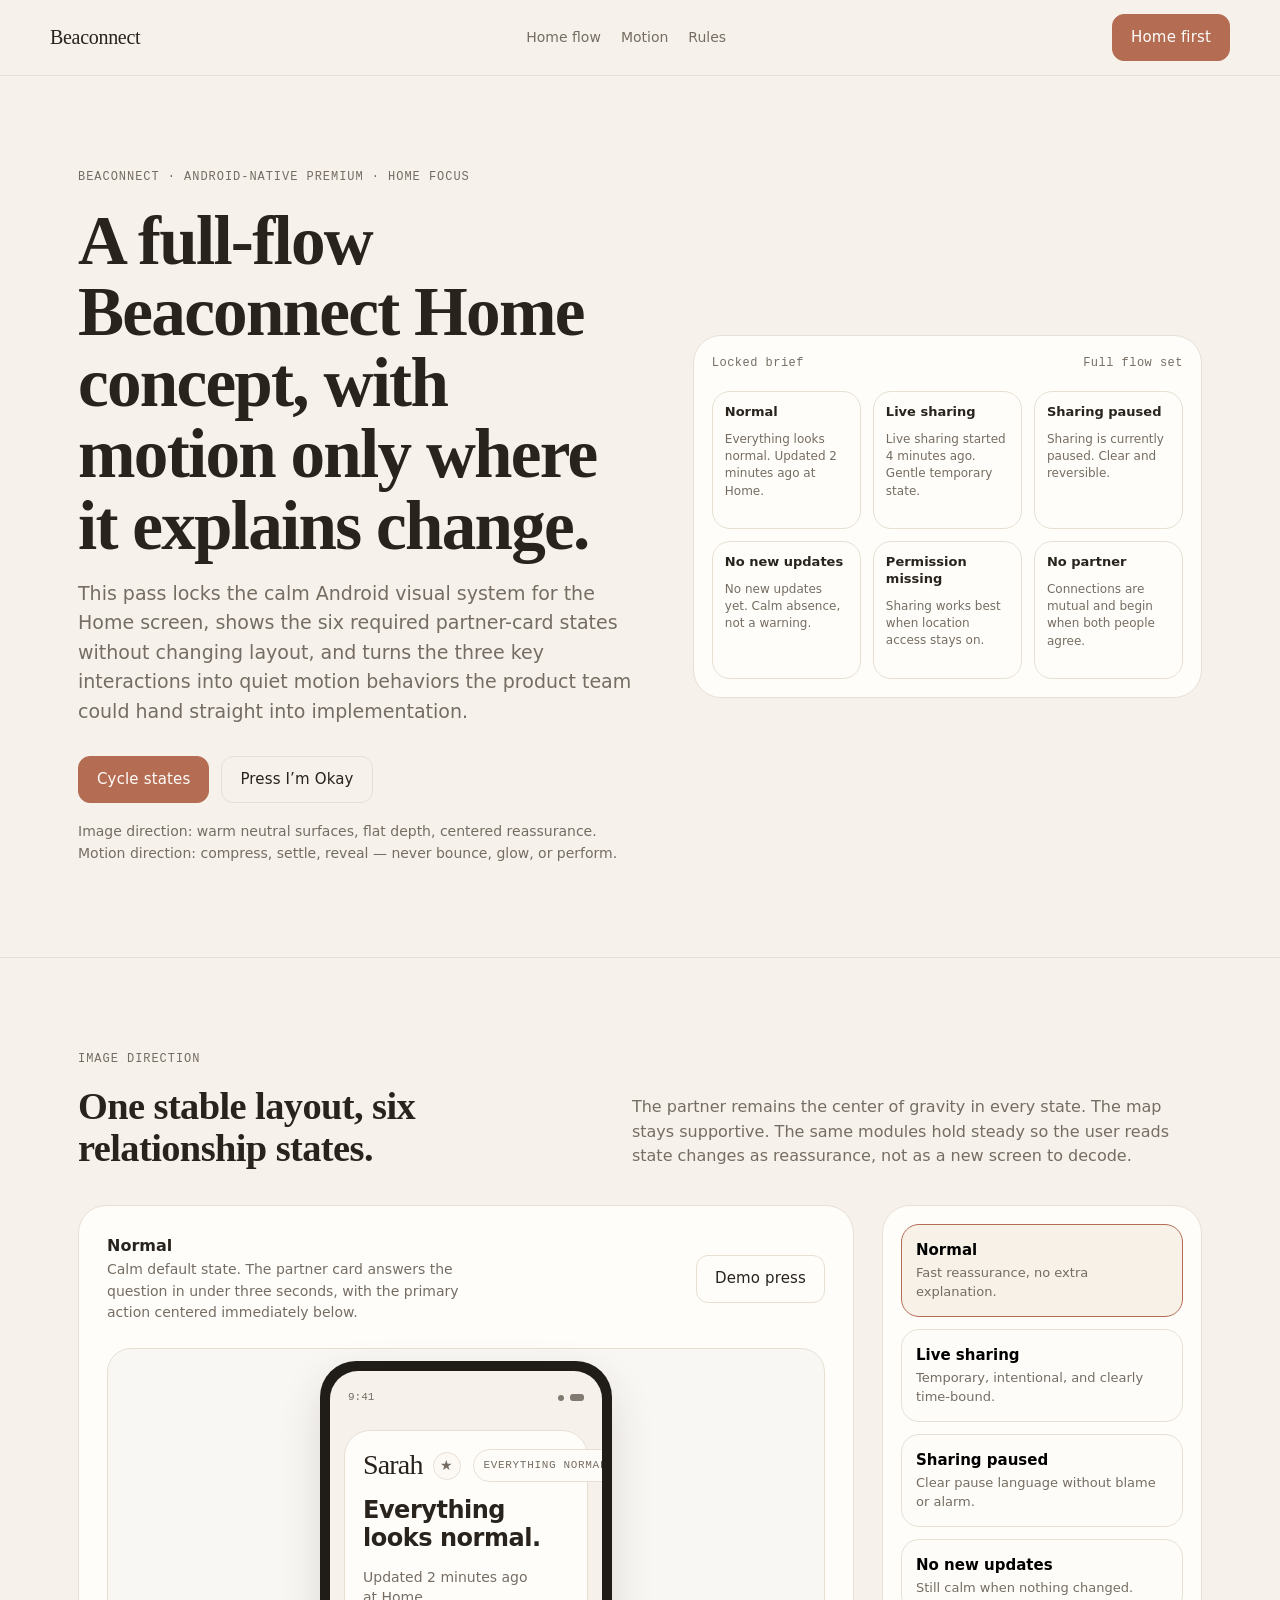
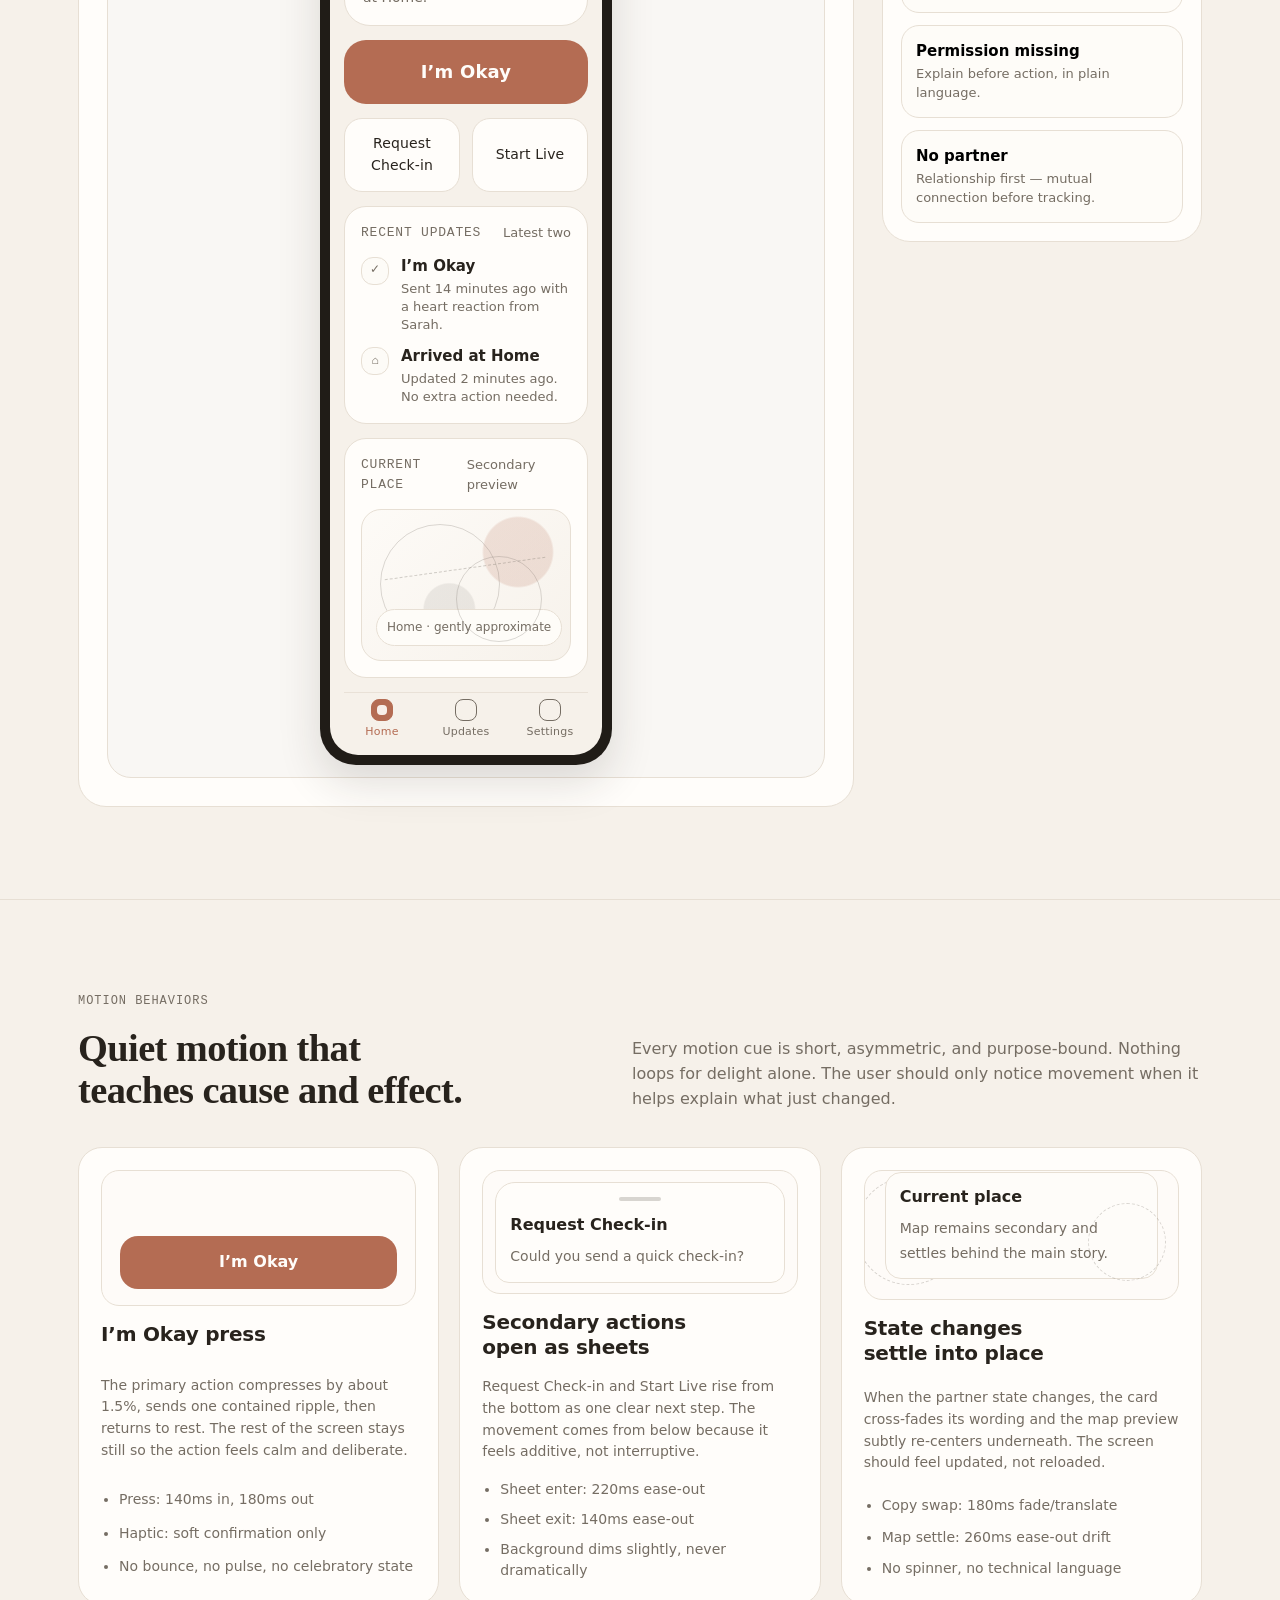
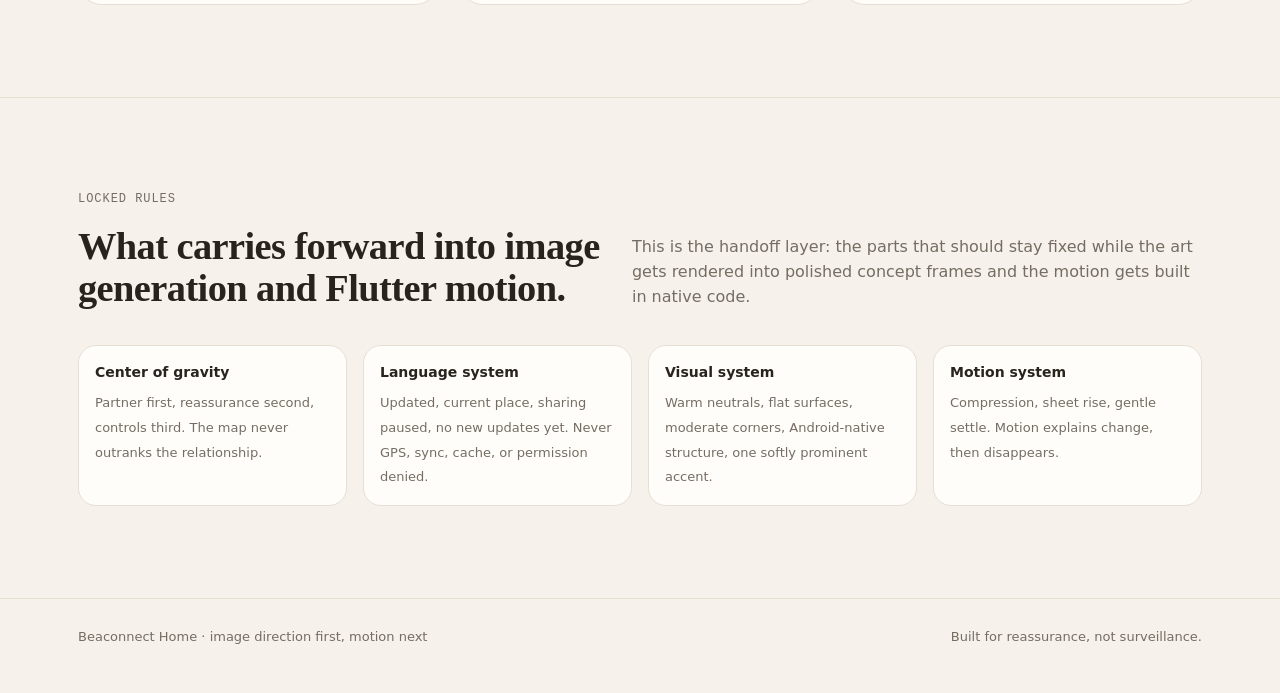
<file: design/prototype/beaconnect-home-motion-board.html>
<!doctype html>
<html lang="en">
<head>
  <meta charset="utf-8" />
  <meta name="viewport" content="width=device-width, initial-scale=1" />
  <title>Beaconnect Home Flow · image direction + motion behaviors</title>
  <style>
    :root {
      --bg: #f6f1ea;
      --surface: #fffdfa;
      --fg: #28231d;
      --muted: #756d63;
      --border: #e7dfd4;
      --accent: #b46c53;
      --accent-soft: color-mix(in oklch, var(--accent) 14%, transparent);
      --fg-soft: color-mix(in oklch, var(--fg) 6%, transparent);
      --font-display: 'Iowan Old Style', 'Charter', Georgia, 'Times New Roman', serif;
      --font-body: 'Plus Jakarta Sans', 'IBM Plex Sans', -apple-system, BlinkMacSystemFont, 'Segoe UI', system-ui, sans-serif;
      --font-mono: 'IBM Plex Mono', 'SF Mono', 'JetBrains Mono', ui-monospace, monospace;
      --fs-h1: clamp(46px, 5.4vw, 76px);
      --fs-h2: clamp(30px, 3vw, 42px);
      --fs-h3: 22px;
      --fs-lead: 19px;
      --fs-body: 16px;
      --fs-meta: 13px;
      --gap-xs: 8px;
      --gap-sm: 12px;
      --gap-md: 20px;
      --gap-lg: 32px;
      --gap-xl: 56px;
      --gap-2xl: 92px;
      --container: 1180px;
      --gutter: 28px;
      --radius: 12px;
      --radius-lg: 22px;
      --phone-w: 292px;
    }

    *, *::before, *::after { box-sizing: border-box; }
    html { -webkit-text-size-adjust: 100%; }
    body {
      margin: 0;
      background: var(--bg);
      color: var(--fg);
      font-family: var(--font-body);
      font-size: var(--fs-body);
      line-height: 1.55;
      text-rendering: optimizeLegibility;
      -webkit-font-smoothing: antialiased;
    }
    h1, h2, h3, p { margin: 0; }
    p { text-wrap: pretty; }
    h1, h2, h3 { text-wrap: balance; }
    button { font: inherit; }

    .container { max-width: var(--container); margin: 0 auto; padding: 0 var(--gutter); }
    .section { padding: clamp(48px, 8vw, var(--gap-2xl)) 0; }
    .section + .section { border-top: 1px solid var(--border); }
    .topnav {
      position: sticky;
      top: 0;
      z-index: 10;
      border-bottom: 1px solid var(--border);
      background: color-mix(in oklch, var(--bg) 92%, transparent);
      backdrop-filter: blur(12px);
    }
    .topnav-inner {
      display: flex;
      align-items: center;
      justify-content: space-between;
      gap: var(--gap-md);
      padding: 14px 0;
    }
    .logo {
      font-family: var(--font-display);
      font-size: 20px;
      letter-spacing: -0.015em;
    }
    .topnav-links {
      display: flex;
      gap: 20px;
      color: var(--muted);
      font-size: 14px;
    }
    .topnav-links a { color: inherit; text-decoration: none; }
    .btn {
      border: 1px solid transparent;
      border-radius: var(--radius);
      padding: 11px 18px;
      font-size: 15px;
      letter-spacing: 0.01em;
      background: transparent;
      color: var(--fg);
      cursor: pointer;
      transition: transform 140ms cubic-bezier(0.23, 1, 0.32, 1), border-color 140ms cubic-bezier(0.23, 1, 0.32, 1), background 140ms cubic-bezier(0.23, 1, 0.32, 1);
    }
    .btn:active { transform: translateY(1px); }
    .btn-primary { background: var(--accent); color: var(--surface); border-color: var(--accent); }
    .btn-secondary { border-color: var(--border); }

    .hero {
      display: grid;
      grid-template-columns: minmax(0, 1.05fr) minmax(300px, 0.95fr);
      gap: 52px;
      align-items: center;
    }
    .eyebrow {
      font-family: var(--font-mono);
      font-size: 12px;
      text-transform: uppercase;
      letter-spacing: 0.08em;
      color: var(--muted);
      margin-bottom: 18px;
    }
    .h1 {
      font-family: var(--font-display);
      font-size: var(--fs-h1);
      line-height: 1.03;
      letter-spacing: -0.025em;
      margin-bottom: 18px;
    }
    .lead {
      max-width: 56ch;
      font-size: var(--fs-lead);
      color: var(--muted);
    }
    .hero-actions {
      display: flex;
      flex-wrap: wrap;
      gap: 12px;
      margin-top: 30px;
    }
    .hero-note {
      margin-top: 18px;
      color: var(--muted);
      font-size: 14px;
    }

    .hero-card {
      background: var(--surface);
      border: 1px solid var(--border);
      border-radius: 28px;
      padding: 18px;
    }
    .hero-card-head {
      display: flex;
      justify-content: space-between;
      align-items: center;
      margin-bottom: 18px;
      color: var(--muted);
      font-family: var(--font-mono);
      font-size: 12px;
      letter-spacing: 0.04em;
    }
    .thumb-row {
      display: grid;
      grid-template-columns: repeat(3, 1fr);
      gap: 12px;
    }
    .mini-screen {
      border: 1px solid var(--border);
      border-radius: 18px;
      background: color-mix(in oklch, var(--surface) 96%, var(--bg));
      padding: 12px;
      min-height: 138px;
    }
    .mini-screen strong {
      display: block;
      font-size: 13px;
      line-height: 1.3;
      margin-bottom: 10px;
    }
    .mini-screen span {
      display: block;
      color: var(--muted);
      font-size: 12px;
      line-height: 1.45;
    }

    .section-head {
      display: flex;
      justify-content: space-between;
      align-items: end;
      gap: 24px;
      margin-bottom: 36px;
    }
    .section-head h2 {
      font-family: var(--font-display);
      font-size: var(--fs-h2);
      line-height: 1.08;
      letter-spacing: -0.015em;
    }
    .section-head p {
      max-width: 56ch;
      color: var(--muted);
    }

    .state-shell {
      display: grid;
      grid-template-columns: minmax(0, 1.2fr) 320px;
      gap: 28px;
      align-items: start;
    }
    .viewer {
      background: var(--surface);
      border: 1px solid var(--border);
      border-radius: 28px;
      padding: 28px;
    }
    .viewer-top {
      display: flex;
      justify-content: space-between;
      align-items: center;
      gap: 18px;
      margin-bottom: 24px;
    }
    .viewer-kicker {
      color: var(--muted);
      font-size: 14px;
      max-width: 40ch;
    }
    .phone-stage {
      display: grid;
      place-items: center;
      padding: 12px;
      background: color-mix(in oklch, var(--fg) 2.5%, var(--surface));
      border-radius: 24px;
      border: 1px solid var(--border);
      min-height: 756px;
    }
    .phone {
      width: var(--phone-w);
      background: color-mix(in oklch, var(--fg) 88%, black);
      border-radius: 36px;
      padding: 10px;
      box-shadow: 0 18px 44px rgba(40, 35, 29, 0.14);
    }
    .screen {
      position: relative;
      overflow: hidden;
      min-height: 622px;
      border-radius: 28px;
      background: var(--bg);
      padding: 14px 14px 18px;
      display: flex;
      flex-direction: column;
      gap: 14px;
    }
    .status-bar {
      display: flex;
      justify-content: space-between;
      align-items: center;
      padding: 4px 4px 10px;
      font-family: var(--font-mono);
      font-size: 11px;
      color: var(--muted);
    }
    .status-right {
      display: flex;
      gap: 6px;
      align-items: center;
    }
    .dot, .bar {
      background: currentColor;
      display: inline-block;
      opacity: 0.9;
    }
    .dot { width: 6px; height: 6px; border-radius: 999px; }
    .bar { width: 14px; height: 7px; border-radius: 3px; }

    .partner-card {
      background: var(--surface);
      border: 1px solid var(--border);
      border-radius: 26px;
      padding: 18px;
      display: grid;
      gap: 14px;
      transition: transform 200ms cubic-bezier(0.23, 1, 0.32, 1), border-color 200ms cubic-bezier(0.23, 1, 0.32, 1);
    }
    .partner-top {
      display: flex;
      align-items: center;
      justify-content: space-between;
      gap: 12px;
    }
    .partner-name {
      display: flex;
      align-items: center;
      gap: 10px;
      font-size: 28px;
      line-height: 1.1;
      letter-spacing: -0.03em;
      font-family: var(--font-display);
    }
    .pair-mark {
      width: 28px;
      height: 28px;
      border-radius: 999px;
      border: 1px solid var(--border);
      display: grid;
      place-items: center;
      font-size: 14px;
      color: var(--muted);
      background: color-mix(in oklch, var(--surface) 70%, var(--bg));
    }
    .state-chip {
      border-radius: 999px;
      border: 1px solid var(--border);
      padding: 7px 10px;
      color: var(--muted);
      font-size: 11px;
      font-family: var(--font-mono);
      text-transform: uppercase;
      letter-spacing: 0.06em;
      white-space: nowrap;
      background: color-mix(in oklch, var(--surface) 92%, var(--bg));
    }
    .partner-card h3 {
      font-size: 24px;
      line-height: 1.18;
      letter-spacing: -0.02em;
      margin: 0;
    }
    .partner-meta {
      color: var(--muted);
      font-size: 14px;
      line-height: 1.45;
      max-width: 25ch;
    }

    .primary-cta {
      position: relative;
      border: none;
      border-radius: 22px;
      background: var(--accent);
      color: var(--surface);
      padding: 18px 16px;
      font-size: 18px;
      font-weight: 600;
      letter-spacing: 0.01em;
      overflow: hidden;
      transform-origin: center;
      transition: transform 180ms cubic-bezier(0.23, 1, 0.32, 1), background 180ms cubic-bezier(0.23, 1, 0.32, 1);
    }
    .primary-cta::after {
      content: '';
      position: absolute;
      inset: auto;
      width: 18px;
      height: 18px;
      border-radius: 999px;
      background: color-mix(in oklch, var(--surface) 24%, transparent);
      left: 50%;
      top: 50%;
      transform: translate(-50%, -50%) scale(0.4);
      opacity: 0;
    }
    .phone.pressed .primary-cta {
      transform: scale(0.985);
    }
    .phone.pressed .primary-cta::after {
      animation: ripple 580ms cubic-bezier(0.23, 1, 0.32, 1);
    }

    .quick-row {
      display: grid;
      grid-template-columns: 1fr 1fr;
      gap: 12px;
    }
    .quick-btn {
      border: 1px solid var(--border);
      background: var(--surface);
      color: var(--fg);
      border-radius: 18px;
      padding: 14px 12px;
      text-align: center;
      font-size: 14px;
      letter-spacing: 0.01em;
    }

    .module {
      background: var(--surface);
      border: 1px solid var(--border);
      border-radius: 22px;
      padding: 16px;
      display: grid;
      gap: 14px;
    }
    .module-head {
      display: flex;
      justify-content: space-between;
      align-items: center;
      gap: 12px;
    }
    .module-head h4 {
      margin: 0;
      font-size: 13px;
      letter-spacing: 0.06em;
      text-transform: uppercase;
      color: var(--muted);
      font-family: var(--font-mono);
      font-weight: 500;
    }
    .updates-list {
      display: grid;
      gap: 12px;
    }
    .update-item {
      display: grid;
      grid-template-columns: 28px 1fr;
      gap: 12px;
      align-items: start;
    }
    .update-mark {
      width: 28px;
      height: 28px;
      border-radius: 12px;
      border: 1px solid var(--border);
      display: grid;
      place-items: center;
      color: var(--muted);
      background: color-mix(in oklch, var(--surface) 80%, var(--bg));
      font-family: var(--font-mono);
      font-size: 12px;
    }
    .update-copy strong {
      display: block;
      font-size: 15px;
      line-height: 1.32;
      margin-bottom: 3px;
      font-weight: 600;
    }
    .update-copy span {
      display: block;
      font-size: 13px;
      color: var(--muted);
      line-height: 1.42;
    }
    .map-preview {
      position: relative;
      min-height: 152px;
      border-radius: 20px;
      border: 1px solid var(--border);
      background:
        radial-gradient(circle at 75% 28%, color-mix(in oklch, var(--accent) 18%, transparent) 0 18%, transparent 19%),
        radial-gradient(circle at 42% 66%, color-mix(in oklch, var(--fg) 8%, transparent) 0 16%, transparent 17%),
        linear-gradient(135deg, color-mix(in oklch, var(--surface) 82%, var(--bg)), color-mix(in oklch, var(--bg) 92%, var(--surface)));
      overflow: hidden;
    }
    .map-preview::before,
    .map-preview::after {
      content: '';
      position: absolute;
      inset: auto;
      border-radius: 999px;
      border: 1px solid color-mix(in oklch, var(--muted) 25%, transparent);
    }
    .map-preview::before { width: 120px; height: 120px; left: 18px; top: 14px; }
    .map-preview::after { width: 86px; height: 86px; right: 28px; bottom: 18px; }
    .route-line {
      position: absolute;
      left: 22px;
      right: 24px;
      top: 58px;
      height: 1px;
      border-top: 1px dashed color-mix(in oklch, var(--muted) 32%, transparent);
      transform: rotate(-8deg);
    }
    .place-pill {
      position: absolute;
      bottom: 14px;
      left: 14px;
      border-radius: 999px;
      background: color-mix(in oklch, var(--surface) 88%, var(--bg));
      border: 1px solid var(--border);
      padding: 8px 10px;
      font-size: 12px;
      color: var(--muted);
    }

    .bottom-nav {
      display: grid;
      grid-template-columns: repeat(3, 1fr);
      gap: 8px;
      margin-top: auto;
      padding-top: 6px;
      border-top: 1px solid color-mix(in oklch, var(--border) 86%, transparent);
    }
    .nav-item {
      display: grid;
      place-items: center;
      gap: 5px;
      color: var(--muted);
      font-size: 11px;
      line-height: 1;
      letter-spacing: 0.02em;
    }
    .nav-icon {
      width: 22px;
      height: 22px;
      border-radius: 8px;
      border: 1.5px solid currentColor;
      position: relative;
    }
    .nav-item.active { color: var(--accent); }
    .nav-item.active .nav-icon { background: currentColor; border-color: currentColor; }
    .nav-item.active .nav-icon::after {
      content: '';
      position: absolute;
      inset: 5px;
      border-radius: 4px;
      background: color-mix(in oklch, var(--surface) 90%, transparent);
    }

    .state-list {
      background: var(--surface);
      border: 1px solid var(--border);
      border-radius: 28px;
      padding: 18px;
      display: grid;
      gap: 12px;
      position: sticky;
      top: 84px;
    }
    .state-list button {
      text-align: left;
      border: 1px solid var(--border);
      border-radius: 18px;
      background: color-mix(in oklch, var(--surface) 90%, var(--bg));
      padding: 14px;
      cursor: pointer;
      transition: border-color 160ms cubic-bezier(0.23, 1, 0.32, 1), transform 160ms cubic-bezier(0.23, 1, 0.32, 1), background 160ms cubic-bezier(0.23, 1, 0.32, 1);
    }
    .state-list button.active {
      border-color: var(--accent);
      background: color-mix(in oklch, var(--accent) 9%, var(--surface));
    }
    .state-list strong {
      display: block;
      font-size: 15px;
      margin-bottom: 2px;
    }
    .state-list span {
      display: block;
      font-size: 13px;
      color: var(--muted);
      line-height: 1.45;
    }

    .motion-grid {
      display: grid;
      grid-template-columns: repeat(3, minmax(0, 1fr));
      gap: 20px;
    }
    .motion-card {
      background: var(--surface);
      border: 1px solid var(--border);
      border-radius: 24px;
      padding: 22px;
      display: grid;
      gap: 16px;
    }
    .motion-card h3 {
      font-size: 20px;
      line-height: 1.25;
      letter-spacing: -0.01em;
    }
    .motion-card p,
    .motion-card li,
    .motion-card span {
      color: var(--muted);
      font-size: 14px;
    }
    .motion-card ul {
      margin: 0;
      padding-left: 18px;
      display: grid;
      gap: 8px;
    }
    .motion-demo {
      min-height: 124px;
      border-radius: 18px;
      border: 1px solid var(--border);
      background: color-mix(in oklch, var(--surface) 86%, var(--bg));
      position: relative;
      overflow: hidden;
    }
    .pulse-btn {
      position: absolute;
      left: 18px;
      right: 18px;
      bottom: 16px;
      background: var(--accent);
      color: var(--surface);
      border-radius: 18px;
      padding: 14px;
      text-align: center;
      font-weight: 600;
      animation: button-breathe 4.4s infinite;
      transform-origin: center;
    }
    .sheet-demo {
      position: absolute;
      left: 12px;
      right: 12px;
      bottom: 10px;
      background: var(--surface);
      border: 1px solid var(--border);
      border-radius: 20px 20px 14px 14px;
      padding: 14px;
      animation: sheet-rise 3.8s infinite;
    }
    .sheet-demo::before {
      content: '';
      display: block;
      width: 42px;
      height: 4px;
      border-radius: 999px;
      background: color-mix(in oklch, var(--muted) 28%, transparent);
      margin: 0 auto 12px;
    }
    .map-demo::before,
    .map-demo::after {
      content: '';
      position: absolute;
      border-radius: 999px;
      border: 1px dashed color-mix(in oklch, var(--muted) 28%, transparent);
    }
    .map-demo::before {
      width: 108px;
      height: 108px;
      left: -10px;
      top: 6px;
      animation: map-drift 8s infinite linear;
    }
    .map-demo::after {
      width: 78px;
      height: 78px;
      right: 12px;
      bottom: 18px;
      animation: map-drift 9s infinite linear reverse;
    }
    .map-focus {
      position: absolute;
      left: 20px;
      right: 20px;
      bottom: 20px;
      padding: 12px 14px;
      border-radius: 16px;
      background: color-mix(in oklch, var(--surface) 92%, var(--bg));
      border: 1px solid var(--border);
      animation: card-settle 4.2s infinite;
    }

    .spec-strip {
      display: grid;
      grid-template-columns: repeat(4, minmax(0, 1fr));
      gap: 16px;
      margin-top: 24px;
    }
    .spec {
      background: var(--surface);
      border: 1px solid var(--border);
      border-radius: 18px;
      padding: 16px;
    }
    .spec strong {
      display: block;
      margin-bottom: 6px;
      font-size: 14px;
    }
    .spec span {
      color: var(--muted);
      font-size: 13px;
      line-height: 1.45;
    }

    .pagefoot {
      padding: 28px 0 46px;
      color: var(--muted);
      font-size: 13px;
      border-top: 1px solid var(--border);
    }
    .foot-row {
      display: flex;
      justify-content: space-between;
      gap: 18px;
      flex-wrap: wrap;
    }

    .sr-only {
      position: absolute;
      width: 1px;
      height: 1px;
      padding: 0;
      margin: -1px;
      overflow: hidden;
      clip: rect(0, 0, 0, 0);
      white-space: nowrap;
      border: 0;
    }

    @keyframes ripple {
      0% { opacity: 0.4; transform: translate(-50%, -50%) scale(0.4); }
      100% { opacity: 0; transform: translate(-50%, -50%) scale(10.5); }
    }
    @keyframes button-breathe {
      0%, 72%, 100% { transform: scale(1); }
      8% { transform: scale(0.985); }
      18% { transform: scale(1); }
    }
    @keyframes sheet-rise {
      0%, 20%, 100% { transform: translateY(78px); opacity: 0; }
      34%, 76% { transform: translateY(0); opacity: 1; }
    }
    @keyframes map-drift {
      from { transform: translateX(0) rotate(0deg); }
      to { transform: translateX(8px) rotate(360deg); }
    }
    @keyframes card-settle {
      0%, 100% { transform: translateY(4px); }
      50% { transform: translateY(0); }
    }

    @media (max-width: 1080px) {
      .hero,
      .state-shell { grid-template-columns: 1fr; }
      .state-list { position: static; }
      .motion-grid,
      .spec-strip { grid-template-columns: 1fr 1fr; }
    }
    @media (max-width: 760px) {
      .thumb-row,
      .motion-grid,
      .spec-strip { grid-template-columns: 1fr; }
      .topnav-inner,
      .section-head { align-items: start; flex-direction: column; }
      .topnav-links { flex-wrap: wrap; }
      .viewer,
      .state-list,
      .hero-card { padding: 18px; }
      .phone-stage { min-height: auto; }
      .phone { width: min(100%, var(--phone-w)); }
    }
  </style>
</head>
<body>
  <header class="topnav" data-od-id="topnav">
    <div class="container topnav-inner">
      <div class="logo">Beaconnect</div>
      <nav class="topnav-links" aria-label="Page sections">
        <a href="#home-flow">Home flow</a>
        <a href="#motion">Motion</a>
        <a href="#specs">Rules</a>
      </nav>
      <button class="btn btn-primary" type="button">Home first</button>
    </div>
  </header>

  <main>
    <section class="section" data-od-id="hero-brief">
      <div class="container hero">
        <div>
          <p class="eyebrow">Beaconnect · Android-native premium · home focus</p>
          <h1 class="h1">A full-flow Beaconnect Home concept, with motion only where it explains change.</h1>
          <p class="lead">This pass locks the calm Android visual system for the Home screen, shows the six required partner-card states without changing layout, and turns the three key interactions into quiet motion behaviors the product team could hand straight into implementation.</p>
          <div class="hero-actions">
            <button class="btn btn-primary" type="button" id="heroStateCycle">Cycle states</button>
            <button class="btn btn-secondary" type="button" id="heroPressDemo">Press I’m Okay</button>
          </div>
          <p class="hero-note">Image direction: warm neutral surfaces, flat depth, centered reassurance. Motion direction: compress, settle, reveal — never bounce, glow, or perform.</p>
        </div>
        <aside class="hero-card" data-od-id="hero-summary-card">
          <div class="hero-card-head">
            <span>Locked brief</span>
            <span>Full flow set</span>
          </div>
          <div class="thumb-row">
            <div class="mini-screen">
              <strong>Normal</strong>
              <span>Everything looks normal. Updated 2 minutes ago at Home.</span>
            </div>
            <div class="mini-screen">
              <strong>Live sharing</strong>
              <span>Live sharing started 4 minutes ago. Gentle temporary state.</span>
            </div>
            <div class="mini-screen">
              <strong>Sharing paused</strong>
              <span>Sharing is currently paused. Clear and reversible.</span>
            </div>
            <div class="mini-screen">
              <strong>No new updates</strong>
              <span>No new updates yet. Calm absence, not a warning.</span>
            </div>
            <div class="mini-screen">
              <strong>Permission missing</strong>
              <span>Sharing works best when location access stays on.</span>
            </div>
            <div class="mini-screen">
              <strong>No partner</strong>
              <span>Connections are mutual and begin when both people agree.</span>
            </div>
          </div>
        </aside>
      </div>
    </section>

    <section class="section" id="home-flow" data-od-id="home-flow">
      <div class="container">
        <div class="section-head">
          <div>
            <p class="eyebrow">Image direction</p>
            <h2>One stable layout, six relationship states.</h2>
          </div>
          <p>The partner remains the center of gravity in every state. The map stays supportive. The same modules hold steady so the user reads state changes as reassurance, not as a new screen to decode.</p>
        </div>
        <div class="state-shell">
          <div class="viewer" data-od-id="home-screen-viewer">
            <div class="viewer-top">
              <div>
                <strong id="stateTitle">Normal</strong>
                <p class="viewer-kicker" id="stateNote">Calm default state. The partner card answers the question in under three seconds, with the primary action centered immediately below.</p>
              </div>
              <button class="btn btn-secondary" type="button" id="viewerPressDemo">Demo press</button>
            </div>
            <div class="phone-stage">
              <div class="phone" id="phoneDemo" data-state="normal">
                <div class="screen">
                  <div class="status-bar">
                    <span>9:41</span>
                    <div class="status-right" aria-hidden="true">
                      <span class="dot"></span>
                      <span class="bar"></span>
                    </div>
                  </div>

                  <section class="partner-card" data-od-id="partner-card">
                    <div class="partner-top">
                      <div class="partner-name"><span>Sarah</span><span class="pair-mark">★</span></div>
                      <span class="state-chip" id="partnerChip">Everything normal</span>
                    </div>
                    <h3 id="partnerHeadline">Everything looks normal.</h3>
                    <p class="partner-meta" id="partnerMeta">Updated 2 minutes ago at Home.</p>
                  </section>

                  <button class="primary-cta" id="imOkayButton" data-od-id="cta-im-okay" type="button">I’m Okay</button>

                  <div class="quick-row">
                    <button class="quick-btn" data-od-id="quick-request-check-in" type="button">Request Check-in</button>
                    <button class="quick-btn" data-od-id="quick-start-live" type="button">Start Live</button>
                  </div>

                  <section class="module" data-od-id="recent-updates-module">
                    <div class="module-head">
                      <h4>Recent updates</h4>
                      <span class="module-head-note" id="updatesHint" style="color: var(--muted); font-size: 13px;">Latest two</span>
                    </div>
                    <div class="updates-list" id="updatesList">
                      <div class="update-item">
                        <div class="update-mark">✓</div>
                        <div class="update-copy">
                          <strong>I’m Okay</strong>
                          <span>Sent 14 minutes ago with a heart reaction from Sarah.</span>
                        </div>
                      </div>
                      <div class="update-item">
                        <div class="update-mark">⌂</div>
                        <div class="update-copy">
                          <strong>Arrived at Home</strong>
                          <span>Updated 2 minutes ago. No extra action needed.</span>
                        </div>
                      </div>
                    </div>
                  </section>

                  <section class="module" data-od-id="map-preview-module">
                    <div class="module-head">
                      <h4>Current place</h4>
                      <span style="color: var(--muted); font-size: 13px;">Secondary preview</span>
                    </div>
                    <div class="map-preview" id="mapPreview" aria-label="Soft map preview">
                      <div class="route-line"></div>
                      <div class="place-pill" id="mapLabel">Home · gently approximate</div>
                    </div>
                  </section>

                  <nav class="bottom-nav" data-od-id="bottom-nav" aria-label="Main navigation">
                    <div class="nav-item active"><span class="nav-icon"></span><span>Home</span></div>
                    <div class="nav-item"><span class="nav-icon"></span><span>Updates</span></div>
                    <div class="nav-item"><span class="nav-icon"></span><span>Settings</span></div>
                  </nav>
                </div>
              </div>
            </div>
          </div>

          <aside class="state-list" data-od-id="state-selector">
            <button class="active" type="button" data-state-target="normal">
              <strong>Normal</strong>
              <span>Fast reassurance, no extra explanation.</span>
            </button>
            <button type="button" data-state-target="live">
              <strong>Live sharing</strong>
              <span>Temporary, intentional, and clearly time-bound.</span>
            </button>
            <button type="button" data-state-target="paused">
              <strong>Sharing paused</strong>
              <span>Clear pause language without blame or alarm.</span>
            </button>
            <button type="button" data-state-target="quiet">
              <strong>No new updates</strong>
              <span>Still calm when nothing changed.</span>
            </button>
            <button type="button" data-state-target="permission">
              <strong>Permission missing</strong>
              <span>Explain before action, in plain language.</span>
            </button>
            <button type="button" data-state-target="unpaired">
              <strong>No partner</strong>
              <span>Relationship first — mutual connection before tracking.</span>
            </button>
          </aside>
        </div>
      </div>
    </section>

    <section class="section" id="motion" data-od-id="motion-behaviors">
      <div class="container">
        <div class="section-head">
          <div>
            <p class="eyebrow">Motion behaviors</p>
            <h2>Quiet motion that teaches cause and effect.</h2>
          </div>
          <p>Every motion cue is short, asymmetric, and purpose-bound. Nothing loops for delight alone. The user should only notice movement when it helps explain what just changed.</p>
        </div>
        <div class="motion-grid">
          <article class="motion-card" data-od-id="motion-card-im-okay">
            <div class="motion-demo">
              <div class="pulse-btn">I’m Okay</div>
            </div>
            <h3>I’m Okay press</h3>
            <p>The primary action compresses by about 1.5%, sends one contained ripple, then returns to rest. The rest of the screen stays still so the action feels calm and deliberate.</p>
            <ul>
              <li>Press: 140ms in, 180ms out</li>
              <li>Haptic: soft confirmation only</li>
              <li>No bounce, no pulse, no celebratory state</li>
            </ul>
          </article>
          <article class="motion-card" data-od-id="motion-card-sheet">
            <div class="motion-demo">
              <div class="sheet-demo">
                <strong style="display:block;margin-bottom:6px;">Request Check-in</strong>
                <span>Could you send a quick check-in?</span>
              </div>
            </div>
            <h3>Secondary actions open as sheets</h3>
            <p>Request Check-in and Start Live rise from the bottom as one clear next step. The movement comes from below because it feels additive, not interruptive.</p>
            <ul>
              <li>Sheet enter: 220ms ease-out</li>
              <li>Sheet exit: 140ms ease-out</li>
              <li>Background dims slightly, never dramatically</li>
            </ul>
          </article>
          <article class="motion-card" data-od-id="motion-card-map">
            <div class="motion-demo map-demo">
              <div class="map-focus">
                <strong style="display:block;margin-bottom:6px;">Current place</strong>
                <span>Map remains secondary and settles behind the main story.</span>
              </div>
            </div>
            <h3>State changes settle into place</h3>
            <p>When the partner state changes, the card cross-fades its wording and the map preview subtly re-centers underneath. The screen should feel updated, not reloaded.</p>
            <ul>
              <li>Copy swap: 180ms fade/translate</li>
              <li>Map settle: 260ms ease-out drift</li>
              <li>No spinner, no technical language</li>
            </ul>
          </article>
        </div>
      </div>
    </section>

    <section class="section" id="specs" data-od-id="implementation-rules">
      <div class="container">
        <div class="section-head">
          <div>
            <p class="eyebrow">Locked rules</p>
            <h2>What carries forward into image generation and Flutter motion.</h2>
          </div>
          <p>This is the handoff layer: the parts that should stay fixed while the art gets rendered into polished concept frames and the motion gets built in native code.</p>
        </div>
        <div class="spec-strip">
          <div class="spec" data-od-id="rule-gravity">
            <strong>Center of gravity</strong>
            <span>Partner first, reassurance second, controls third. The map never outranks the relationship.</span>
          </div>
          <div class="spec" data-od-id="rule-language">
            <strong>Language system</strong>
            <span>Updated, current place, sharing paused, no new updates yet. Never GPS, sync, cache, or permission denied.</span>
          </div>
          <div class="spec" data-od-id="rule-visual-system">
            <strong>Visual system</strong>
            <span>Warm neutrals, flat surfaces, moderate corners, Android-native structure, one softly prominent accent.</span>
          </div>
          <div class="spec" data-od-id="rule-motion-system">
            <strong>Motion system</strong>
            <span>Compression, sheet rise, gentle settle. Motion explains change, then disappears.</span>
          </div>
        </div>
      </div>
    </section>
  </main>

  <footer class="pagefoot" data-od-id="footer">
    <div class="container foot-row">
      <span>Beaconnect Home · image direction first, motion next</span>
      <span>Built for reassurance, not surveillance.</span>
    </div>
  </footer>

  <script>
    const STATE_DATA = {
      normal: {
        title: 'Normal',
        note: 'Calm default state. The partner card answers the question in under three seconds, with the primary action centered immediately below.',
        chip: 'Everything normal',
        headline: 'Everything looks normal.',
        meta: 'Updated 2 minutes ago at Home.',
        hint: 'Latest two',
        map: 'Home · gently approximate',
        updates: [
          { mark: '✓', title: 'I’m Okay', detail: 'Sent 14 minutes ago with a heart reaction from Sarah.' },
          { mark: '⌂', title: 'Arrived at Home', detail: 'Updated 2 minutes ago. No extra action needed.' }
        ]
      },
      live: {
        title: 'Live sharing',
        note: 'Live is explicit and temporary. The state turns more present, but still avoids surveillance language or heightened alarms.',
        chip: 'Live sharing',
        headline: 'Sharing live for a little while.',
        meta: 'Started 4 minutes ago near Riverside Walk.',
        hint: 'Live now',
        map: 'Riverside Walk · current place',
        updates: [
          { mark: '↗', title: 'Live sharing started', detail: 'Started 4 minutes ago for a temporary check-in.' },
          { mark: '💬', title: 'Request Check-in', detail: 'Sent 12 minutes ago. Sarah responded with “On my way home.”' }
        ]
      },
      paused: {
        title: 'Sharing paused',
        note: 'Pause is framed as a neutral state, not a fault. The action path stays simple: understand, then choose what to do next.',
        chip: 'Sharing paused',
        headline: 'Sharing is currently paused.',
        meta: 'Last updated 28 minutes ago at Cedar Café.',
        hint: 'Needs context',
        map: 'Cedar Café · last shared place',
        updates: [
          { mark: '∥', title: 'Sharing paused', detail: 'Paused 28 minutes ago. Mutual sharing can resume anytime.' },
          { mark: '✓', title: 'I’m Okay', detail: 'Sent earlier this afternoon with no further changes yet.' }
        ]
      },
      quiet: {
        title: 'No new updates',
        note: 'Silence is treated as an ordinary state. The screen stays settled and the copy makes absence feel non-threatening.',
        chip: 'No new updates',
        headline: 'No new updates yet.',
        meta: 'Showing the most recent update from Home, 47 minutes ago.',
        hint: 'Still current',
        map: 'Home · most recent place',
        updates: [
          { mark: '⌂', title: 'At Home', detail: 'Still showing the most recent update from 47 minutes ago.' },
          { mark: '♡', title: 'Everything normal', detail: 'Nothing meaningful changed since you last looked.' }
        ]
      },
      permission: {
        title: 'Permission missing',
        note: 'This state explains before it asks. The wording stays human and reversible, with no Android constant names or error jargon.',
        chip: 'Needs permission',
        headline: 'Sharing works best when location access stays on.',
        meta: 'Sarah can still see your last update while you review this.',
        hint: 'Explain first',
        map: 'Most recent place kept visible',
        updates: [
          { mark: '!', title: 'Location access needs attention', detail: 'Turn it back on to keep sharing current updates.' },
          { mark: '⌂', title: 'Most recent update', detail: 'Updated earlier at Home and still available in the meantime.' }
        ]
      },
      unpaired: {
        title: 'No partner',
        note: 'The empty relationship state still centers mutual consent. The screen invites connection without turning into an onboarding carousel.',
        chip: 'Waiting to pair',
        headline: 'Connect when both people are ready.',
        meta: 'Beaconnect only works when both people agree.',
        hint: 'Mutual setup',
        map: 'Map preview waits until you connect',
        updates: [
          { mark: '∞', title: 'Start with trust', detail: 'Send an invitation when you and your partner are ready to connect.' },
          { mark: '✓', title: 'Built for reassurance', detail: 'Sharing is always mutual, visible, and reversible.' }
        ]
      }
    };

    const phone = document.getElementById('phoneDemo');
    const stateButtons = Array.from(document.querySelectorAll('[data-state-target]'));
    const stateTitle = document.getElementById('stateTitle');
    const stateNote = document.getElementById('stateNote');
    const partnerChip = document.getElementById('partnerChip');
    const partnerHeadline = document.getElementById('partnerHeadline');
    const partnerMeta = document.getElementById('partnerMeta');
    const updatesHint = document.getElementById('updatesHint');
    const updatesList = document.getElementById('updatesList');
    const mapLabel = document.getElementById('mapLabel');
    const cycleOrder = ['normal', 'live', 'paused', 'quiet', 'permission', 'unpaired'];
    let cycleIndex = 0;

    function renderUpdates(items) {
      updatesList.innerHTML = items.map(item => `
        <div class="update-item">
          <div class="update-mark">${item.mark}</div>
          <div class="update-copy">
            <strong>${item.title}</strong>
            <span>${item.detail}</span>
          </div>
        </div>
      `).join('');
    }

    function setState(next) {
      const data = STATE_DATA[next];
      if (!data) return;
      phone.dataset.state = next;
      stateTitle.textContent = data.title;
      stateNote.textContent = data.note;
      partnerChip.textContent = data.chip;
      partnerHeadline.textContent = data.headline;
      partnerMeta.textContent = data.meta;
      updatesHint.textContent = data.hint;
      mapLabel.textContent = data.map;
      renderUpdates(data.updates);
      stateButtons.forEach(button => {
        button.classList.toggle('active', button.dataset.stateTarget === next);
      });
      cycleIndex = cycleOrder.indexOf(next);
    }

    function pressDemo() {
      phone.classList.remove('pressed');
      void phone.offsetWidth;
      phone.classList.add('pressed');
      window.setTimeout(() => phone.classList.remove('pressed'), 640);
    }

    stateButtons.forEach(button => {
      button.addEventListener('click', () => setState(button.dataset.stateTarget));
    });

    document.getElementById('viewerPressDemo').addEventListener('click', pressDemo);
    document.getElementById('heroPressDemo').addEventListener('click', pressDemo);
    document.getElementById('imOkayButton').addEventListener('click', pressDemo);
    document.getElementById('heroStateCycle').addEventListener('click', () => {
      cycleIndex = (cycleIndex + 1) % cycleOrder.length;
      setState(cycleOrder[cycleIndex]);
    });

    setState('normal');
  </script>
</body>
</html>
</file>
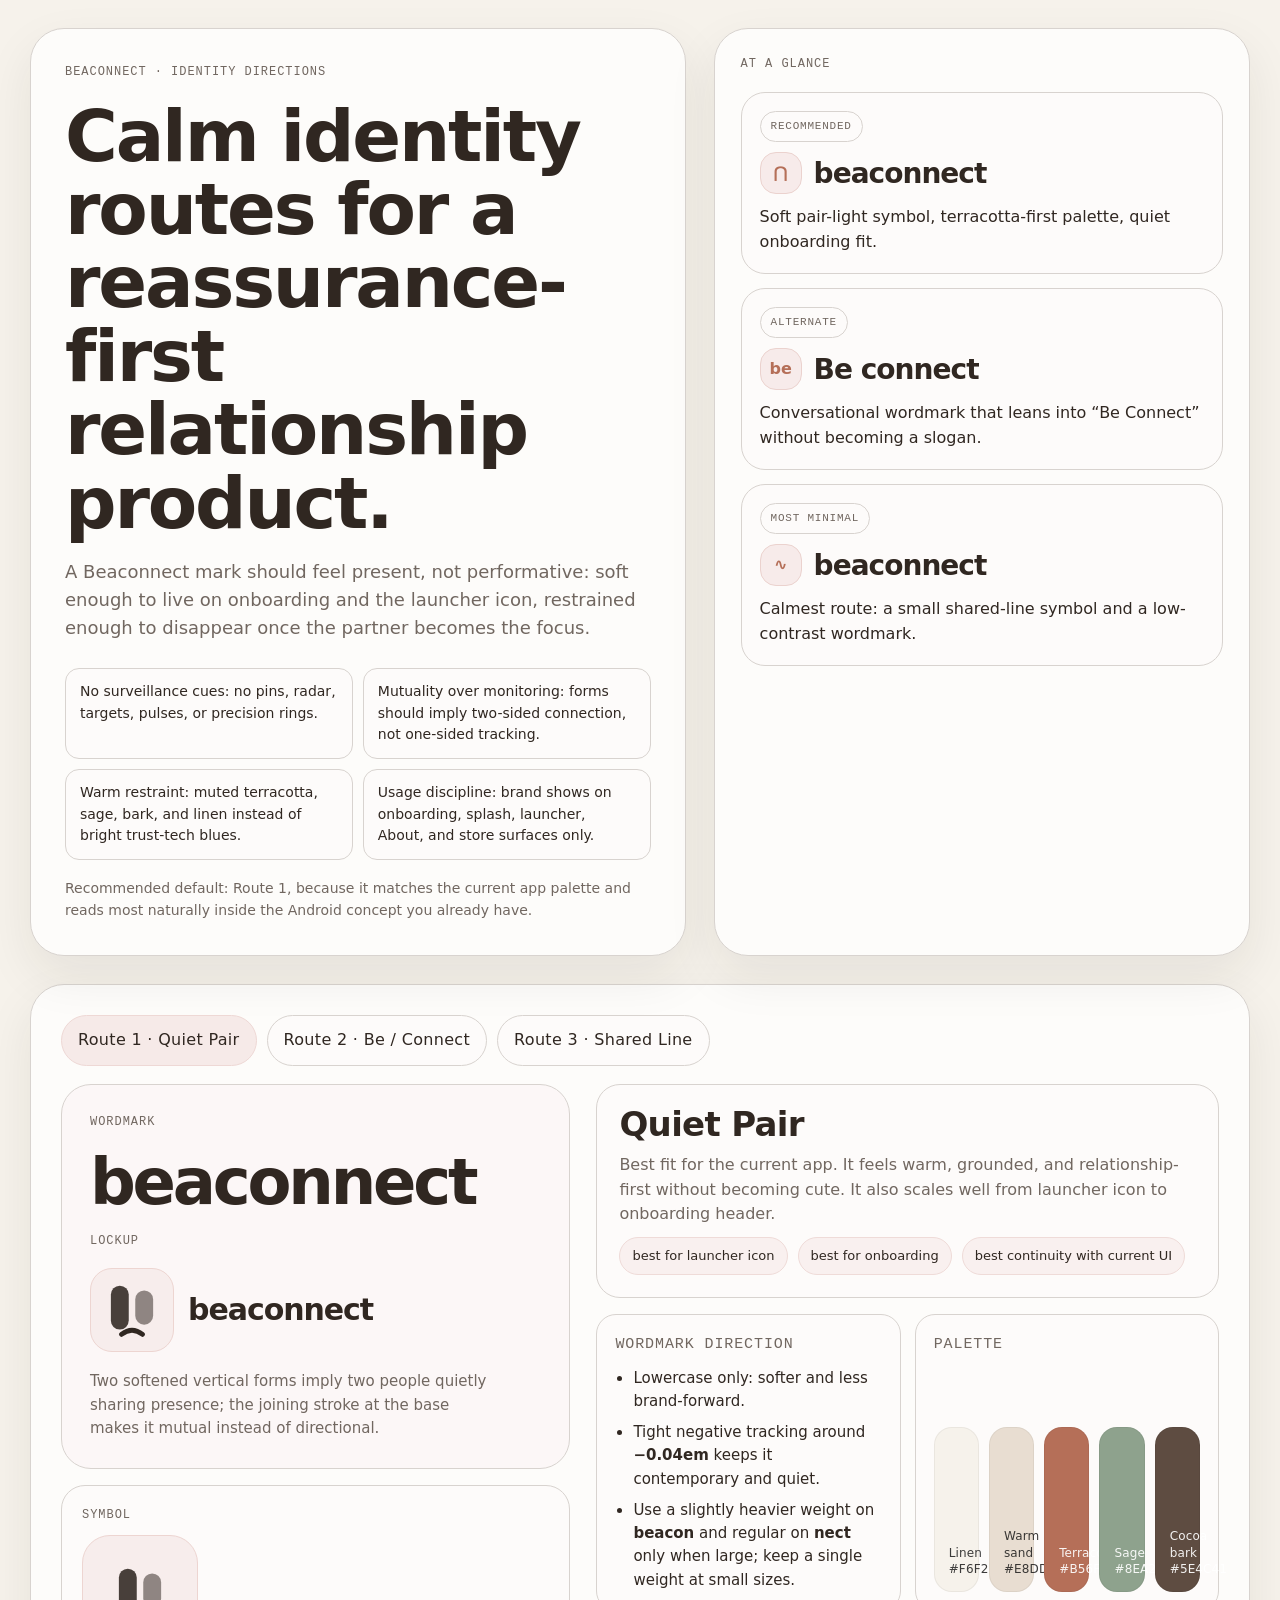
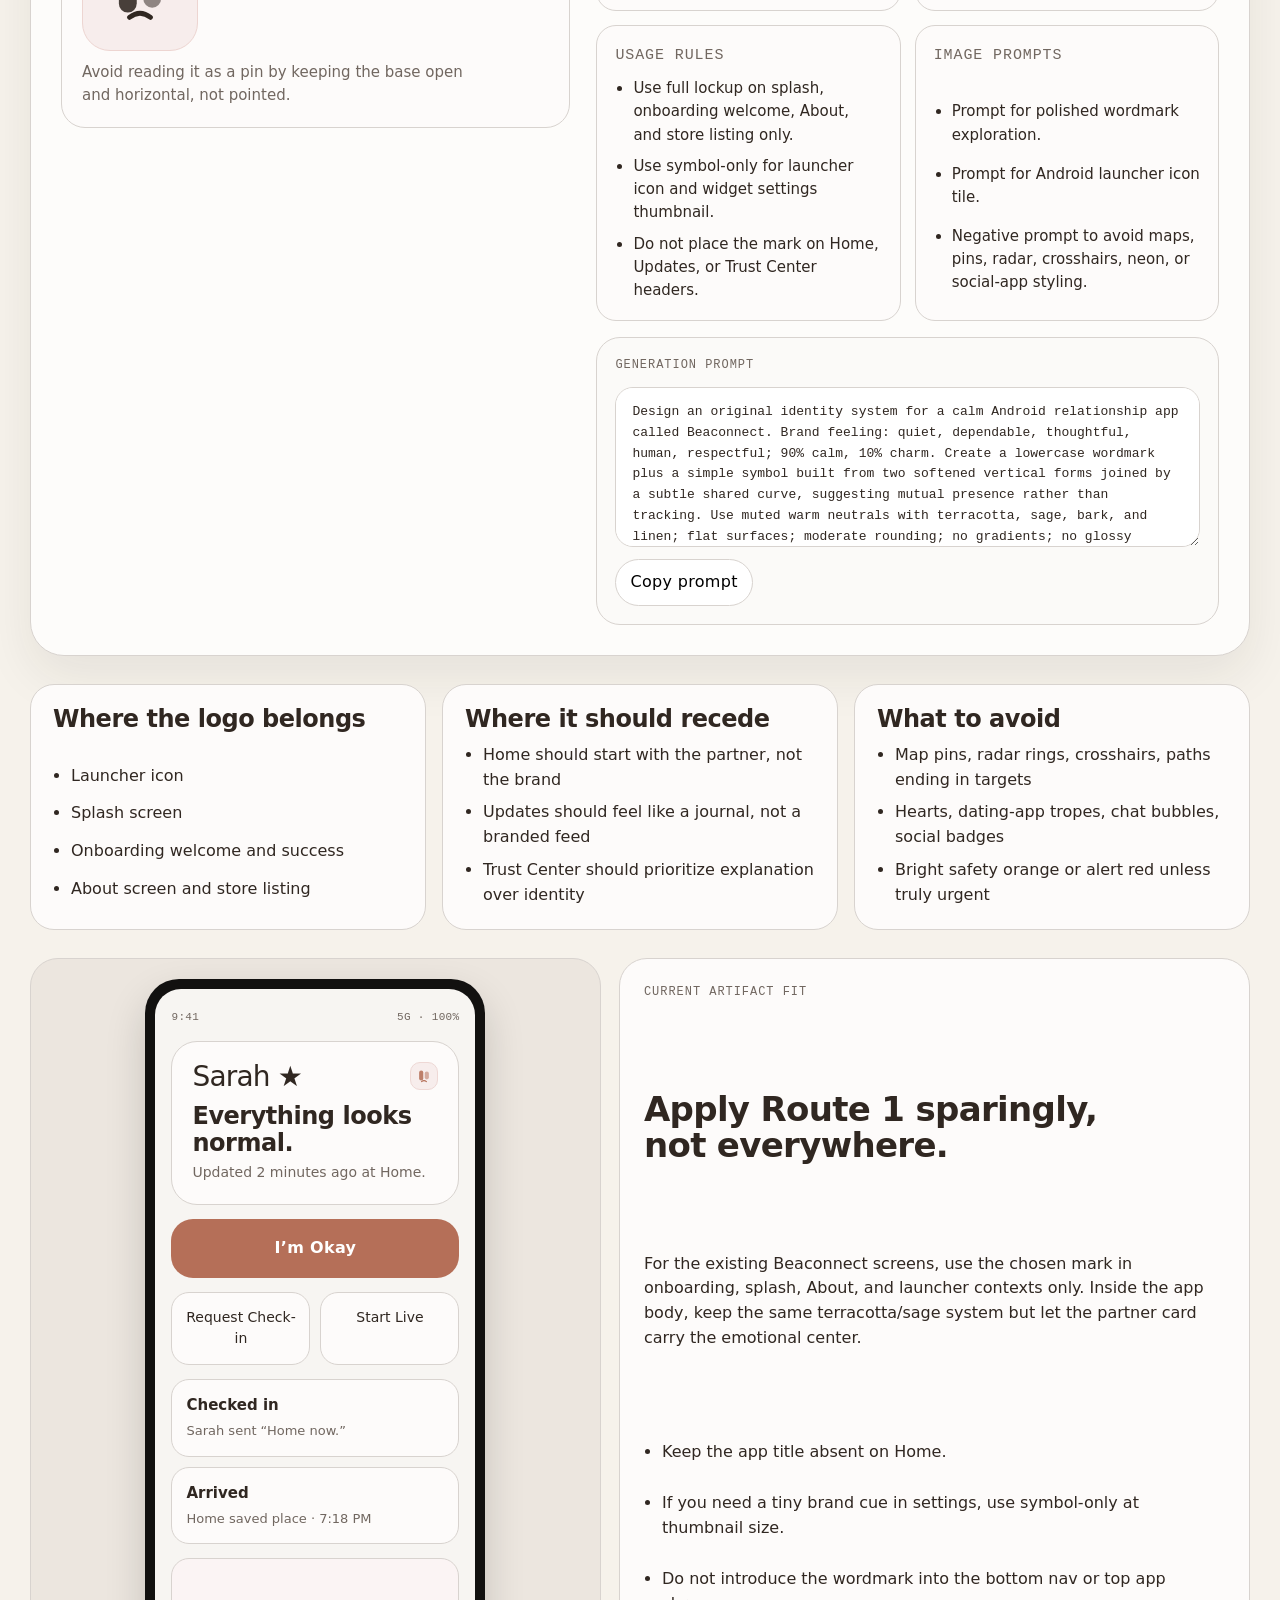
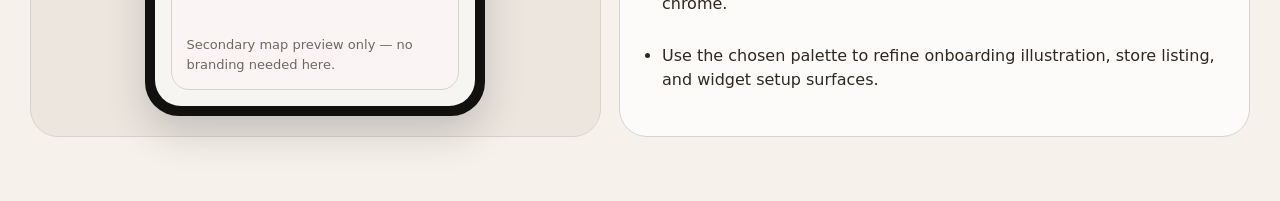
<file: design/prototype/beaconnect-identity-directions.html>
<!doctype html>
<html lang="en">
<head>
  <meta charset="utf-8">
  <meta name="viewport" content="width=device-width, initial-scale=1">
  <title>Beaconnect Identity Directions</title>
  <style>
    :root {
      --bg: oklch(97% 0.004 70);
      --surface: oklch(99% 0.002 70);
      --surface-2: oklch(95% 0.005 70);
      --ink: oklch(28% 0.018 55);
      --muted: oklch(52% 0.016 55);
      --line: oklch(87% 0.008 70);
      --terracotta: oklch(62% 0.07 52);
      --sage: oklch(58% 0.07 145);
      --cocoa: oklch(42% 0.03 45);
      --sand: oklch(92% 0.01 75);
      --soft-blue: oklch(68% 0.04 240);
      --radius-sm: 14px;
      --radius-md: 22px;
      --radius-lg: 34px;
      --shadow: 0 20px 50px rgba(42, 35, 28, 0.08);
      --font-display: "Plus Jakarta Sans", "Avenir Next", "Segoe UI", system-ui, sans-serif;
      --font-body: "IBM Plex Sans", "Segoe UI", system-ui, sans-serif;
      --font-mono: "IBM Plex Mono", "SFMono-Regular", ui-monospace, monospace;
      --route-accent: var(--terracotta);
      --route-accent-soft: color-mix(in oklch, var(--route-accent) 16%, white);
    }

    * { box-sizing: border-box; }
    html { -webkit-text-size-adjust: 100%; }
    body {
      margin: 0;
      font-family: var(--font-body);
      background: #f6f2eb;
      color: var(--ink);
      line-height: 1.55;
    }
    h1, h2, h3, p { margin: 0; }
    h1, h2, h3 { text-wrap: balance; }
    p { text-wrap: pretty; }
    button, input, textarea { font: inherit; }

    .page {
      width: min(1220px, calc(100% - 40px));
      margin: 0 auto;
      padding: 28px 0 64px;
    }
    .hero {
      display: grid;
      grid-template-columns: 1.1fr 0.9fr;
      gap: 28px;
      align-items: stretch;
      margin-bottom: 28px;
    }
    .panel {
      background: color-mix(in oklch, var(--surface) 96%, white);
      border: 1px solid var(--line);
      border-radius: var(--radius-lg);
      box-shadow: var(--shadow);
    }
    .hero-copy {
      padding: 34px;
      display: grid;
      gap: 18px;
    }
    .eyebrow {
      font-family: var(--font-mono);
      font-size: 12px;
      letter-spacing: 0.08em;
      text-transform: uppercase;
      color: var(--muted);
    }
    h1 {
      font-family: var(--font-display);
      font-size: clamp(44px, 6vw, 72px);
      line-height: 1.02;
      letter-spacing: -0.03em;
    }
    .lead {
      font-size: 18px;
      color: var(--muted);
      max-width: 58ch;
    }
    .principles {
      display: grid;
      grid-template-columns: repeat(2, minmax(0, 1fr));
      gap: 10px;
      margin-top: 8px;
    }
    .principle {
      border: 1px solid var(--line);
      border-radius: var(--radius-sm);
      padding: 12px 14px;
      background: var(--surface);
      font-size: 14px;
    }
    .hero-note {
      font-size: 14px;
      color: var(--muted);
    }

    .hero-preview {
      padding: 26px;
      display: grid;
      gap: 18px;
      align-content: start;
    }
    .preview-stack {
      display: grid;
      gap: 14px;
    }
    .mini-card {
      border: 1px solid var(--line);
      border-radius: 24px;
      background: var(--surface);
      padding: 18px;
      display: grid;
      gap: 10px;
    }
    .mini-tag {
      width: fit-content;
      border-radius: 999px;
      border: 1px solid var(--line);
      padding: 6px 10px;
      color: var(--muted);
      font-family: var(--font-mono);
      font-size: 11px;
      letter-spacing: 0.07em;
      text-transform: uppercase;
    }
    .mini-wordmark {
      font-family: var(--font-display);
      font-size: 28px;
      font-weight: 700;
      letter-spacing: -0.035em;
    }
    .mini-lockup {
      display: flex;
      align-items: center;
      gap: 12px;
    }
    .symbol-dot {
      width: 42px;
      height: 42px;
      border-radius: 16px;
      display: grid;
      place-items: center;
      background: color-mix(in oklch, var(--route-accent) 13%, white);
      color: var(--route-accent);
      border: 1px solid color-mix(in oklch, var(--route-accent) 30%, white);
      font-weight: 700;
    }

    .controls {
      display: flex;
      gap: 10px;
      flex-wrap: wrap;
      margin: 0 0 18px;
    }
    .route-tab {
      border: 1px solid var(--line);
      background: var(--surface);
      color: var(--ink);
      border-radius: 999px;
      padding: 12px 16px;
      letter-spacing: 0.02em;
      cursor: pointer;
      transition: background 160ms cubic-bezier(0.23, 1, 0.32, 1), border-color 160ms cubic-bezier(0.23, 1, 0.32, 1), transform 140ms cubic-bezier(0.23, 1, 0.32, 1);
    }
    .route-tab[aria-pressed="true"] {
      background: color-mix(in oklch, var(--route-accent) 14%, white);
      border-color: color-mix(in oklch, var(--route-accent) 26%, white);
    }
    .route-tab:active { transform: translateY(1px); }

    .route-shell {
      padding: 30px;
      margin-bottom: 28px;
    }
    .route-grid {
      display: grid;
      grid-template-columns: 0.9fr 1.1fr;
      gap: 26px;
      align-items: start;
    }
    .route-visual {
      display: grid;
      gap: 16px;
    }
    .route-art {
      border: 1px solid var(--line);
      border-radius: 30px;
      padding: 28px;
      background: color-mix(in oklch, var(--route-accent) 5%, white);
      min-height: 330px;
      display: grid;
      gap: 18px;
      align-content: start;
    }
    .route-label {
      font-family: var(--font-mono);
      color: var(--muted);
      font-size: 12px;
      text-transform: uppercase;
      letter-spacing: 0.08em;
    }
    .route-wordmark {
      font-family: var(--font-display);
      font-size: clamp(46px, 5vw, 74px);
      line-height: 1;
      letter-spacing: -0.05em;
      font-weight: 750;
    }
    .route-wordmark .be {
      color: var(--route-accent);
      margin-right: 0.02em;
    }
    .route-lockup {
      display: flex;
      align-items: center;
      gap: 14px;
      flex-wrap: wrap;
      font-size: 30px;
      letter-spacing: -0.035em;
      font-weight: 700;
    }
    .route-caption {
      max-width: 42ch;
      color: var(--muted);
      font-size: 15px;
    }

    .symbol-panel {
      border: 1px solid var(--line);
      border-radius: 24px;
      background: var(--surface);
      padding: 20px;
      display: grid;
      gap: 10px;
    }
    .symbol-frame {
      width: 116px;
      height: 116px;
      border-radius: 28px;
      background: color-mix(in oklch, var(--route-accent) 12%, white);
      border: 1px solid color-mix(in oklch, var(--route-accent) 28%, white);
      display: grid;
      place-items: center;
    }
    .symbol-frame svg { width: 78px; height: 78px; }

    .route-detail {
      display: grid;
      gap: 16px;
    }
    .summary-card {
      padding: 22px;
      border: 1px solid var(--line);
      border-radius: 24px;
      background: var(--surface);
      display: grid;
      gap: 10px;
    }
    .summary-card h2 {
      font-family: var(--font-display);
      font-size: 34px;
      line-height: 1.05;
      letter-spacing: -0.02em;
    }
    .summary-card p { color: var(--muted); }
    .good-fit {
      display: flex;
      flex-wrap: wrap;
      gap: 10px;
    }
    .chip {
      width: fit-content;
      padding: 8px 12px;
      border-radius: 999px;
      background: color-mix(in oklch, var(--route-accent) 10%, white);
      border: 1px solid color-mix(in oklch, var(--route-accent) 24%, white);
      font-size: 13px;
    }

    .detail-grid {
      display: grid;
      grid-template-columns: repeat(2, minmax(0, 1fr));
      gap: 14px;
    }
    .detail-card {
      border: 1px solid var(--line);
      border-radius: 20px;
      padding: 18px;
      background: var(--surface);
      display: grid;
      gap: 10px;
    }
    .detail-card h3 {
      font-size: 15px;
      text-transform: uppercase;
      letter-spacing: 0.06em;
      color: var(--muted);
      font-family: var(--font-mono);
      font-weight: 500;
    }
    .detail-card ul {
      margin: 0;
      padding-left: 18px;
      display: grid;
      gap: 8px;
      color: var(--ink);
      font-size: 15px;
    }
    .palette-row {
      display: grid;
      grid-template-columns: repeat(5, minmax(0, 1fr));
      gap: 10px;
    }
    .swatch {
      border-radius: 18px;
      padding: 14px;
      min-height: 104px;
      display: flex;
      flex-direction: column;
      justify-content: flex-end;
      border: 1px solid rgba(0,0,0,0.05);
      font-size: 12px;
      line-height: 1.35;
      color: rgba(17, 17, 17, 0.82);
      letter-spacing: 0.01em;
    }
    .swatch.dark { color: rgba(255,255,255,0.92); }

    .prompt-area {
      border: 1px solid var(--line);
      border-radius: 24px;
      background: #fbfaf8;
      padding: 18px;
      display: grid;
      gap: 12px;
    }
    .prompt-box {
      width: 100%;
      min-height: 160px;
      border: 1px solid var(--line);
      border-radius: 18px;
      background: white;
      padding: 14px 16px;
      font-family: var(--font-mono);
      font-size: 13px;
      line-height: 1.6;
      color: var(--ink);
      resize: vertical;
    }
    .prompt-actions {
      display: flex;
      gap: 10px;
      flex-wrap: wrap;
    }
    .small-btn {
      border: 1px solid var(--line);
      background: white;
      border-radius: 999px;
      padding: 10px 14px;
      cursor: pointer;
      letter-spacing: 0.02em;
    }

    .usage-grid {
      display: grid;
      grid-template-columns: repeat(3, minmax(0, 1fr));
      gap: 16px;
      margin-bottom: 28px;
    }
    .usage-card {
      padding: 22px;
      background: var(--surface);
      border: 1px solid var(--line);
      border-radius: 24px;
      display: grid;
      gap: 10px;
    }
    .usage-card h3 {
      font-family: var(--font-display);
      font-size: 24px;
      line-height: 1.08;
      letter-spacing: -0.02em;
    }
    .usage-card ul {
      margin: 0;
      padding-left: 18px;
      display: grid;
      gap: 8px;
    }

    .fit-grid {
      display: grid;
      grid-template-columns: 0.95fr 1.05fr;
      gap: 18px;
    }
    .app-frame {
      border: 1px solid var(--line);
      border-radius: 28px;
      padding: 20px;
      background: #ece6df;
    }
    .phone {
      width: min(100%, 340px);
      margin: 0 auto;
      border-radius: 34px;
      padding: 10px;
      background: #121110;
      box-shadow: 0 18px 40px rgba(0,0,0,0.16);
    }
    .phone-screen {
      border-radius: 26px;
      background: var(--bg);
      min-height: 640px;
      padding: 20px 16px 16px;
      display: grid;
      gap: 14px;
      align-content: start;
    }
    .status {
      display: flex;
      justify-content: space-between;
      color: var(--muted);
      font-family: var(--font-mono);
      font-size: 11px;
      letter-spacing: 0.03em;
    }
    .partner-card {
      background: var(--surface);
      border: 1px solid var(--line);
      border-radius: 26px;
      padding: 20px;
      display: grid;
      gap: 12px;
    }
    .partner-head {
      display: flex;
      justify-content: space-between;
      align-items: center;
      gap: 12px;
    }
    .partner-name {
      font-family: var(--font-display);
      font-size: 28px;
      line-height: 1.04;
      letter-spacing: -0.03em;
    }
    .tiny-symbol {
      width: 28px;
      height: 28px;
      border-radius: 10px;
      display: grid;
      place-items: center;
      background: color-mix(in oklch, var(--route-accent) 12%, white);
      color: var(--route-accent);
      border: 1px solid color-mix(in oklch, var(--route-accent) 26%, white);
    }
    .partner-copy strong {
      display: block;
      font-size: 24px;
      line-height: 1.16;
      letter-spacing: -0.02em;
      margin-bottom: 4px;
    }
    .partner-copy span {
      display: block;
      font-size: 14px;
      color: var(--muted);
    }
    .cta {
      background: var(--route-accent);
      color: white;
      border-radius: 22px;
      padding: 17px 16px;
      text-align: center;
      font-weight: 650;
      letter-spacing: 0.02em;
    }
    .row {
      display: grid;
      grid-template-columns: 1fr 1fr;
      gap: 10px;
    }
    .subcta, .update, .map {
      background: var(--surface);
      border: 1px solid var(--line);
      border-radius: 18px;
    }
    .subcta {
      padding: 14px 12px;
      text-align: center;
      font-size: 14px;
    }
    .updates {
      display: grid;
      gap: 10px;
    }
    .update {
      padding: 14px;
      display: grid;
      gap: 4px;
    }
    .update strong { font-size: 15px; }
    .update span, .map span { color: var(--muted); font-size: 13px; }
    .map {
      min-height: 132px;
      padding: 14px;
      background: color-mix(in oklch, var(--route-accent) 7%, white);
      display: grid;
      align-content: end;
    }
    .fit-copy {
      padding: 24px;
      border: 1px solid var(--line);
      border-radius: 28px;
      background: var(--surface);
      display: grid;
      gap: 14px;
    }
    .fit-copy h2 {
      font-family: var(--font-display);
      font-size: 34px;
      line-height: 1.06;
      letter-spacing: -0.02em;
    }
    .fit-copy ul {
      margin: 0;
      padding-left: 18px;
      display: grid;
      gap: 8px;
    }

    .hidden { display: none; }

    @media (max-width: 980px) {
      .hero,
      .route-grid,
      .fit-grid { grid-template-columns: 1fr; }
      .usage-grid,
      .detail-grid,
      .palette-row { grid-template-columns: 1fr 1fr; }
    }
    @media (max-width: 680px) {
      .page { width: min(100% - 20px, 1220px); padding-top: 16px; }
      .hero-copy, .hero-preview, .route-shell { padding: 20px; }
      .principles,
      .usage-grid,
      .detail-grid,
      .palette-row { grid-template-columns: 1fr; }
      h1 { font-size: 42px; }
      .route-wordmark { font-size: 44px; }
    }
  </style>
</head>
<body>
  <main class="page" data-od-id="identity-page">
    <section class="hero" data-od-id="identity-hero">
      <div class="panel hero-copy">
        <div class="eyebrow" data-od-id="identity-eyebrow">Beaconnect · identity directions</div>
        <h1 data-od-id="identity-title">Calm identity routes for a reassurance-first relationship product.</h1>
        <p class="lead" data-od-id="identity-lead">A Beaconnect mark should feel present, not performative: soft enough to live on onboarding and the launcher icon, restrained enough to disappear once the partner becomes the focus.</p>
        <div class="principles" data-od-id="identity-principles">
          <div class="principle">No surveillance cues: no pins, radar, targets, pulses, or precision rings.</div>
          <div class="principle">Mutuality over monitoring: forms should imply two-sided connection, not one-sided tracking.</div>
          <div class="principle">Warm restraint: muted terracotta, sage, bark, and linen instead of bright trust-tech blues.</div>
          <div class="principle">Usage discipline: brand shows on onboarding, splash, launcher, About, and store surfaces only.</div>
        </div>
        <p class="hero-note" data-od-id="identity-hero-note">Recommended default: Route 1, because it matches the current app palette and reads most naturally inside the Android concept you already have.</p>
      </div>
      <aside class="panel hero-preview" data-od-id="identity-overview-preview">
        <div class="eyebrow">At a glance</div>
        <div class="preview-stack">
          <div class="mini-card">
            <div class="mini-tag">Recommended</div>
            <div class="mini-lockup"><div class="symbol-dot">⋂</div><div class="mini-wordmark">beaconnect</div></div>
            <span>Soft pair-light symbol, terracotta-first palette, quiet onboarding fit.</span>
          </div>
          <div class="mini-card">
            <div class="mini-tag">Alternate</div>
            <div class="mini-lockup"><div class="symbol-dot">be</div><div class="mini-wordmark">Be connect</div></div>
            <span>Conversational wordmark that leans into “Be Connect” without becoming a slogan.</span>
          </div>
          <div class="mini-card">
            <div class="mini-tag">Most minimal</div>
            <div class="mini-lockup"><div class="symbol-dot">∿</div><div class="mini-wordmark">beaconnect</div></div>
            <span>Calmest route: a small shared-line symbol and a low-contrast wordmark.</span>
          </div>
        </div>
      </aside>
    </section>

    <section class="panel route-shell" data-od-id="identity-routes-section">
      <div class="controls" data-od-id="identity-route-tabs">
        <button class="route-tab" aria-pressed="true" data-route="pair-light">Route 1 · Quiet Pair</button>
        <button class="route-tab" aria-pressed="false" data-route="be-connect">Route 2 · Be / Connect</button>
        <button class="route-tab" aria-pressed="false" data-route="shared-line">Route 3 · Shared Line</button>
      </div>

      <article class="route" data-route-panel="pair-light">
        <div class="route-grid">
          <div class="route-visual">
            <div class="route-art" data-od-id="route-pair-light-art">
              <div class="route-label">Wordmark</div>
              <div class="route-wordmark">beaconnect</div>
              <div class="route-label">Lockup</div>
              <div class="route-lockup">
                <span class="symbol-frame" style="width:84px;height:84px;border-radius:22px;">
                  <svg viewBox="0 0 96 96" fill="none" aria-hidden="true">
                    <rect x="22" y="18" width="22" height="54" rx="11" fill="currentColor" opacity="0.88"></rect>
                    <rect x="52" y="24" width="22" height="42" rx="11" fill="currentColor" opacity="0.52"></rect>
                    <path d="M35 78C44 71 52 71 61 78" stroke="currentColor" stroke-width="6" stroke-linecap="round"></path>
                  </svg>
                </span>
                <span>beaconnect</span>
              </div>
              <p class="route-caption">Two softened vertical forms imply two people quietly sharing presence; the joining stroke at the base makes it mutual instead of directional.</p>
            </div>
            <div class="symbol-panel" data-od-id="route-pair-light-symbol">
              <div class="route-label">Symbol</div>
              <div class="symbol-frame">
                <svg viewBox="0 0 96 96" fill="none" aria-hidden="true">
                  <rect x="22" y="18" width="22" height="54" rx="11" fill="currentColor" opacity="0.88"></rect>
                  <rect x="52" y="24" width="22" height="42" rx="11" fill="currentColor" opacity="0.52"></rect>
                  <path d="M35 78C44 71 52 71 61 78" stroke="currentColor" stroke-width="6" stroke-linecap="round"></path>
                </svg>
              </div>
              <div class="route-caption">Avoid reading it as a pin by keeping the base open and horizontal, not pointed.</div>
            </div>
          </div>
          <div class="route-detail">
            <div class="summary-card" data-od-id="route-pair-light-summary">
              <h2>Quiet Pair</h2>
              <p>Best fit for the current app. It feels warm, grounded, and relationship-first without becoming cute. It also scales well from launcher icon to onboarding header.</p>
              <div class="good-fit">
                <span class="chip">best for launcher icon</span>
                <span class="chip">best for onboarding</span>
                <span class="chip">best continuity with current UI</span>
              </div>
            </div>
            <div class="detail-grid">
              <section class="detail-card" data-od-id="route-pair-light-wordmark-card">
                <h3>Wordmark direction</h3>
                <ul>
                  <li>Lowercase only: softer and less brand-forward.</li>
                  <li>Tight negative tracking around <strong>−0.04em</strong> keeps it contemporary and quiet.</li>
                  <li>Use a slightly heavier weight on <strong>beacon</strong> and regular on <strong>nect</strong> only when large; keep a single weight at small sizes.</li>
                </ul>
              </section>
              <section class="detail-card" data-od-id="route-pair-light-palette-card">
                <h3>Palette</h3>
                <div class="palette-row">
                  <div class="swatch" style="background:#f6f2eb">Linen<br>#F6F2EB</div>
                  <div class="swatch" style="background:#e8ddd1">Warm sand<br>#E8DDD1</div>
                  <div class="swatch dark" style="background:#b56f58">Terracotta<br>#B56F58</div>
                  <div class="swatch dark" style="background:#8ea28d">Sage<br>#8EA28D</div>
                  <div class="swatch dark" style="background:#5e4c41">Cocoa bark<br>#5E4C41</div>
                </div>
              </section>
              <section class="detail-card" data-od-id="route-pair-light-rules-card">
                <h3>Usage rules</h3>
                <ul>
                  <li>Use full lockup on splash, onboarding welcome, About, and store listing only.</li>
                  <li>Use symbol-only for launcher icon and widget settings thumbnail.</li>
                  <li>Do not place the mark on Home, Updates, or Trust Center headers.</li>
                </ul>
              </section>
              <section class="detail-card" data-od-id="route-pair-light-image-card">
                <h3>Image prompts</h3>
                <ul>
                  <li>Prompt for polished wordmark exploration.</li>
                  <li>Prompt for Android launcher icon tile.</li>
                  <li>Negative prompt to avoid maps, pins, radar, crosshairs, neon, or social-app styling.</li>
                </ul>
              </section>
            </div>
            <div class="prompt-area" data-od-id="route-pair-light-prompts">
              <div class="route-label">Generation prompt</div>
              <textarea class="prompt-box" readonly>Design an original identity system for a calm Android relationship app called Beaconnect. Brand feeling: quiet, dependable, thoughtful, human, respectful; 90% calm, 10% charm. Create a lowercase wordmark plus a simple symbol built from two softened vertical forms joined by a subtle shared curve, suggesting mutual presence rather than tracking. Use muted warm neutrals with terracotta, sage, bark, and linen; flat surfaces; moderate rounding; no gradients; no glossy effects; no mascots. The symbol must feel safe on an app icon, splash screen, onboarding, and About screen. Avoid surveillance cues: no map pins, radar, crosshairs, pulsing dots, or GPS metaphors. Avoid corporate dashboard, fintech, or social-feed aesthetics. Output should feel premium, quiet, Android-native, and original.</textarea>
              <div class="prompt-actions">
                <button class="small-btn" data-copy-target="route-pair-light-prompts">Copy prompt</button>
              </div>
            </div>
          </div>
        </div>
      </article>

      <article class="route hidden" data-route-panel="be-connect">
        <div class="route-grid">
          <div class="route-visual">
            <div class="route-art" data-od-id="route-be-connect-art">
              <div class="route-label">Wordmark</div>
              <div class="route-wordmark"><span class="be">Be</span>connect</div>
              <div class="route-label">Lockup</div>
              <div class="route-lockup">
                <span class="symbol-frame" style="width:84px;height:84px;border-radius:22px;">
                  <svg viewBox="0 0 96 96" fill="none" aria-hidden="true">
                    <path d="M25 49C25 35 36 24 50 24H57C65 24 72 31 72 39C72 47 65 54 57 54H43C35 54 28 61 28 69C28 77 35 84 43 84H55" stroke="currentColor" stroke-width="10" stroke-linecap="round" stroke-linejoin="round"></path>
                    <circle cx="62" cy="72" r="8" fill="currentColor" opacity="0.55"></circle>
                  </svg>
                </span>
                <span><span class="be">Be</span>connect</span>
              </div>
              <p class="route-caption">A more verbal route that leans into the brand’s double meaning — Beaconnect as a name, “Be connect” as a feeling — without turning into a campaign line.</p>
            </div>
            <div class="symbol-panel" data-od-id="route-be-connect-symbol">
              <div class="route-label">Symbol</div>
              <div class="symbol-frame">
                <svg viewBox="0 0 96 96" fill="none" aria-hidden="true">
                  <path d="M25 49C25 35 36 24 50 24H57C65 24 72 31 72 39C72 47 65 54 57 54H43C35 54 28 61 28 69C28 77 35 84 43 84H55" stroke="currentColor" stroke-width="10" stroke-linecap="round" stroke-linejoin="round"></path>
                  <circle cx="62" cy="72" r="8" fill="currentColor" opacity="0.55"></circle>
                </svg>
              </div>
              <div class="route-caption">The stroke should feel handwritten-systematic, not quirky. Keep it monoline and balanced.</div>
            </div>
          </div>
          <div class="route-detail">
            <div class="summary-card" data-od-id="route-be-connect-summary">
              <h2>Be / Connect</h2>
              <p>The most conversational option. Good if you want Beaconnect to feel slightly more editorial or lifestyle-oriented, especially in onboarding and store marketing surfaces.</p>
              <div class="good-fit">
                <span class="chip">best for app-store art</span>
                <span class="chip">best for onboarding headline pairing</span>
                <span class="chip">less suited to tiny icon sizes</span>
              </div>
            </div>
            <div class="detail-grid">
              <section class="detail-card" data-od-id="route-be-connect-wordmark-card">
                <h3>Wordmark direction</h3>
                <ul>
                  <li>Color the “Be” accent only in large placements; use one color on small lockups.</li>
                  <li>Keep the split subtle: this should read as discovery, not as two separate words shouting for attention.</li>
                  <li>Use slightly wider spacing in store or launch surfaces to keep it airy.</li>
                </ul>
              </section>
              <section class="detail-card" data-od-id="route-be-connect-palette-card">
                <h3>Palette</h3>
                <div class="palette-row">
                  <div class="swatch" style="background:#f7f4ee">Shell<br>#F7F4EE</div>
                  <div class="swatch" style="background:#e9ddd3">Clay mist<br>#E9DDD3</div>
                  <div class="swatch dark" style="background:#c4755b">Soft clay<br>#C4755B</div>
                  <div class="swatch dark" style="background:#72879d">Mild dusk<br>#72879D</div>
                  <div class="swatch dark" style="background:#4f433d">Roasted bark<br>#4F433D</div>
                </div>
              </section>
              <section class="detail-card" data-od-id="route-be-connect-rules-card">
                <h3>Usage rules</h3>
                <ul>
                  <li>Best used when the phrase can sit beside copy like “Built for reassurance, not surveillance.”</li>
                  <li>Do not place color-split wordmark inside the app body; it becomes too self-aware.</li>
                  <li>Prefer symbol-only for launcher icon if this route is chosen.</li>
                </ul>
              </section>
              <section class="detail-card" data-od-id="route-be-connect-image-card">
                <h3>Image prompts</h3>
                <ul>
                  <li>Prompt should emphasize typographic warmth and subtle semantic split.</li>
                  <li>Keep symbol exploration constrained to rounded monoline forms.</li>
                  <li>Explicitly forbid hearts, chat bubbles, and dating-app tropes.</li>
                </ul>
              </section>
            </div>
            <div class="prompt-area" data-od-id="route-be-connect-prompts">
              <div class="route-label">Generation prompt</div>
              <textarea class="prompt-box" readonly>Design an original logo direction for Beaconnect that subtly reveals the reading “Be connect” without turning into a slogan. Create a calm lowercase wordmark where the first syllable can be softly differentiated in color at large sizes, paired with a monoline symbol that suggests joining and continuity. Use muted shell, clay, bark, and a very quiet dusk blue accent. The feel should be human, calm, premium, and relationship-first. Avoid hearts, chat bubbles, social-feed cues, radar, map pins, or fintech polish. No gradients, no shine, no neon. Make it suitable for Android onboarding, splash, store listing, and About surfaces; inside the app itself the logo should mostly disappear.</textarea>
              <div class="prompt-actions">
                <button class="small-btn" data-copy-target="route-be-connect-prompts">Copy prompt</button>
              </div>
            </div>
          </div>
        </div>
      </article>

      <article class="route hidden" data-route-panel="shared-line">
        <div class="route-grid">
          <div class="route-visual">
            <div class="route-art" data-od-id="route-shared-line-art">
              <div class="route-label">Wordmark</div>
              <div class="route-wordmark">beaconnect</div>
              <div class="route-label">Lockup</div>
              <div class="route-lockup">
                <span class="symbol-frame" style="width:84px;height:84px;border-radius:22px;">
                  <svg viewBox="0 0 96 96" fill="none" aria-hidden="true">
                    <path d="M18 48C27 39 35 35 45 35C54 35 61 38 68 45C73 50 76 52 78 52" stroke="currentColor" stroke-width="10" stroke-linecap="round"></path>
                    <path d="M18 62C27 53 35 49 45 49C54 49 61 52 68 59C73 64 76 66 78 66" stroke="currentColor" stroke-width="10" stroke-linecap="round" opacity="0.5"></path>
                  </svg>
                </span>
                <span>beaconnect</span>
              </div>
              <p class="route-caption">The calmest option: two gently offset shared paths instead of literal people. It feels mature and almost infrastructural, but still soft enough for a trust-based product.</p>
            </div>
            <div class="symbol-panel" data-od-id="route-shared-line-symbol">
              <div class="route-label">Symbol</div>
              <div class="symbol-frame">
                <svg viewBox="0 0 96 96" fill="none" aria-hidden="true">
                  <path d="M18 48C27 39 35 35 45 35C54 35 61 38 68 45C73 50 76 52 78 52" stroke="currentColor" stroke-width="10" stroke-linecap="round"></path>
                  <path d="M18 62C27 53 35 49 45 49C54 49 61 52 68 59C73 64 76 66 78 66" stroke="currentColor" stroke-width="10" stroke-linecap="round" opacity="0.5"></path>
                </svg>
              </div>
              <div class="route-caption">Good for mature, low-brand expressions. Less emotionally immediate than Route 1.</div>
            </div>
          </div>
          <div class="route-detail">
            <div class="summary-card" data-od-id="route-shared-line-summary">
              <h2>Shared Line</h2>
              <p>The most minimal route. It gives Beaconnect a calm system feel without looking like a utility product. Good if you want the brand to disappear fastest after onboarding.</p>
              <div class="good-fit">
                <span class="chip">best for subtle splash use</span>
                <span class="chip">best for minimal product expression</span>
                <span class="chip">least expressive for marketing</span>
              </div>
            </div>
            <div class="detail-grid">
              <section class="detail-card" data-od-id="route-shared-line-wordmark-card">
                <h3>Wordmark direction</h3>
                <ul>
                  <li>Single-color wordmark only; let form carry the personality.</li>
                  <li>Use medium weight rather than bold to keep the brand recessive.</li>
                  <li>Pair well with generous whitespace and soft mono supporting labels.</li>
                </ul>
              </section>
              <section class="detail-card" data-od-id="route-shared-line-palette-card">
                <h3>Palette</h3>
                <div class="palette-row">
                  <div class="swatch" style="background:#f5f1eb">Parchment<br>#F5F1EB</div>
                  <div class="swatch" style="background:#ddd4cb">Stone sand<br>#DDD4CB</div>
                  <div class="swatch dark" style="background:#866e63">Weathered clay<br>#866E63</div>
                  <div class="swatch dark" style="background:#8ca59a">Fog sage<br>#8CA59A</div>
                  <div class="swatch dark" style="background:#403732">Earth ink<br>#403732</div>
                </div>
              </section>
              <section class="detail-card" data-od-id="route-shared-line-rules-card">
                <h3>Usage rules</h3>
                <ul>
                  <li>Use symbol very small on launcher tile and onboarding top edge only.</li>
                  <li>Never animate the symbol like a signal or heartbeat.</li>
                  <li>Keep contrast soft; this route works best when understated.</li>
                </ul>
              </section>
              <section class="detail-card" data-od-id="route-shared-line-image-card">
                <h3>Image prompts</h3>
                <ul>
                  <li>Prompt should prioritize restraint and reduced brand volume.</li>
                  <li>Ask for flat icon tile studies in warm off-white and clay.</li>
                  <li>Explicitly reject pulse, wave, heartbeat, or Wi-Fi metaphors.</li>
                </ul>
              </section>
            </div>
            <div class="prompt-area" data-od-id="route-shared-line-prompts">
              <div class="route-label">Generation prompt</div>
              <textarea class="prompt-box" readonly>Design a minimal identity for Beaconnect, a reassurance-first relationship app. Create a simple lowercase wordmark and an understated symbol made of two gently offset shared lines, implying two lives moving alongside each other without any map, pulse, heartbeat, Wi-Fi, radar, or tracking cues. The brand should feel calm, dependable, warm, and mature. Palette: parchment, stone, clay, sage, earth ink. Flat surfaces only, moderate rounding, Android-native tone, no gradients, no glossy glass, no social-media energy. The result should be original, quiet, and suitable for launcher icon, splash, About, and onboarding, while receding inside the product UI.</textarea>
              <div class="prompt-actions">
                <button class="small-btn" data-copy-target="route-shared-line-prompts">Copy prompt</button>
              </div>
            </div>
          </div>
        </div>
      </article>
    </section>

    <section class="usage-grid" data-od-id="identity-usage-rules">
      <article class="usage-card">
        <h3>Where the logo belongs</h3>
        <ul>
          <li>Launcher icon</li>
          <li>Splash screen</li>
          <li>Onboarding welcome and success</li>
          <li>About screen and store listing</li>
        </ul>
      </article>
      <article class="usage-card">
        <h3>Where it should recede</h3>
        <ul>
          <li>Home should start with the partner, not the brand</li>
          <li>Updates should feel like a journal, not a branded feed</li>
          <li>Trust Center should prioritize explanation over identity</li>
        </ul>
      </article>
      <article class="usage-card">
        <h3>What to avoid</h3>
        <ul>
          <li>Map pins, radar rings, crosshairs, paths ending in targets</li>
          <li>Hearts, dating-app tropes, chat bubbles, social badges</li>
          <li>Bright safety orange or alert red unless truly urgent</li>
        </ul>
      </article>
    </section>

    <section class="fit-grid" data-od-id="identity-current-artifact-fit">
      <div class="app-frame">
        <div class="phone">
          <div class="phone-screen">
            <div class="status"><span>9:41</span><span>5G · 100%</span></div>
            <div class="partner-card" data-od-id="fit-home-partner-card">
              <div class="partner-head">
                <div class="partner-name">Sarah ★</div>
                <div class="tiny-symbol" aria-hidden="true">
                  <svg viewBox="0 0 96 96" width="18" height="18" fill="none">
                    <rect x="22" y="18" width="22" height="54" rx="11" fill="currentColor" opacity="0.88"></rect>
                    <rect x="52" y="24" width="22" height="42" rx="11" fill="currentColor" opacity="0.52"></rect>
                    <path d="M35 78C44 71 52 71 61 78" stroke="currentColor" stroke-width="6" stroke-linecap="round"></path>
                  </svg>
                </div>
              </div>
              <div class="partner-copy">
                <strong>Everything looks normal.</strong>
                <span>Updated 2 minutes ago at Home.</span>
              </div>
            </div>
            <div class="cta" data-od-id="fit-home-primary-action">I’m Okay</div>
            <div class="row">
              <div class="subcta">Request Check-in</div>
              <div class="subcta">Start Live</div>
            </div>
            <div class="updates">
              <div class="update"><strong>Checked in</strong><span>Sarah sent “Home now.”</span></div>
              <div class="update"><strong>Arrived</strong><span>Home saved place · 7:18 PM</span></div>
            </div>
            <div class="map"><span>Secondary map preview only — no branding needed here.</span></div>
          </div>
        </div>
      </div>
      <div class="fit-copy">
        <div class="eyebrow">Current artifact fit</div>
        <h2 data-od-id="fit-recommendation-title">Apply Route 1 sparingly, not everywhere.</h2>
        <p data-od-id="fit-recommendation-body">For the existing Beaconnect screens, use the chosen mark in onboarding, splash, About, and launcher contexts only. Inside the app body, keep the same terracotta/sage system but let the partner card carry the emotional center.</p>
        <ul>
          <li>Keep the app title absent on Home.</li>
          <li>If you need a tiny brand cue in settings, use symbol-only at thumbnail size.</li>
          <li>Do not introduce the wordmark into the bottom nav or top app chrome.</li>
          <li>Use the chosen palette to refine onboarding illustration, store listing, and widget setup surfaces.</li>
        </ul>
      </div>
    </section>
  </main>

  <script>
    const routes = {
      'pair-light': { accent: '#b56f58' },
      'be-connect': { accent: '#c4755b' },
      'shared-line': { accent: '#866e63' }
    };

    const tabs = Array.from(document.querySelectorAll('.route-tab'));
    const panels = Array.from(document.querySelectorAll('[data-route-panel]'));

    function activateRoute(route) {
      document.documentElement.style.setProperty('--route-accent', routes[route].accent);
      tabs.forEach((tab) => tab.setAttribute('aria-pressed', String(tab.dataset.route === route)));
      panels.forEach((panel) => panel.classList.toggle('hidden', panel.dataset.routePanel !== route));
    }

    tabs.forEach((tab) => {
      tab.addEventListener('click', () => activateRoute(tab.dataset.route));
    });

    document.querySelectorAll('[data-copy-target]').forEach((button) => {
      button.addEventListener('click', async () => {
        const target = document.querySelector(`[data-od-id="${button.dataset.copyTarget}"] textarea`);
        if (!target) return;
        try {
          await navigator.clipboard.writeText(target.value);
          const prev = button.textContent;
          button.textContent = 'Copied';
          window.setTimeout(() => { button.textContent = prev; }, 1400);
        } catch {
          target.focus();
          target.select();
        }
      });
    });

    activateRoute('pair-light');
  </script>
</body>
</html>
</file>
<file: design/prototype/beaconnect.css>
/* ============================================================
   Beaconnect Design System — shared CSS
   Built from: design/tokens/* + docs/02-interface/*
   ============================================================ */

/* ── 1. Design Tokens ─────────────────────────────────────── */
:root {
  /* Colors */
  --bcg-surface:         oklch(98% 0.003 70);
  --bcg-surface-variant:  oklch(95% 0.005 70);
  --bcg-surface-overlay:  oklch(100% 0 0 / 0.94);
  --bcg-fg:              oklch(26% 0.018 55);
  --bcg-fg-muted:        oklch(50% 0.016 55);
  --bcg-outline:         oklch(86% 0.008 70);
  --bcg-outline-strong: oklch(72% 0.016 70);

  --bcg-primary:         oklch(58% 0.055 48);
  --bcg-primary-hover:    oklch(54% 0.055 48);
  --bcg-primary-fg:      oklch(98% 0 0);

  --bcg-secondary:        oklch(56% 0.055 145);
  --bcg-secondary-hover: oklch(51% 0.055 145);

  --bcg-success:         oklch(55% 0.055 145);
  --bcg-success-bg:      oklch(95% 0.01 145);

  --bcg-info:            oklch(60% 0.09 235);
  --bcg-info-bg:         oklch(95% 0.016 235);

  --bcg-caution:         oklch(70% 0.10 85);
  --bcg-caution-bg:      oklch(95% 0.016 85);

  --bcg-critical:        oklch(60% 0.13 25);
  --bcg-critical-bg:    oklch(96% 0.016 25);

  /* Typography */
  --bcg-font-display:  'Plus Jakarta Sans', 'Nunito Sans', system-ui, sans-serif;
  --bcg-font-body:     'IBM Plex Sans', system-ui, sans-serif;
  --bcg-font-mono:    'IBM Plex Mono', ui-monospace, monospace;

  /* Radius */
  --bcg-r-sm:   8px;
  --bcg-r-md:   16px;
  --bcg-r-lg:   24px;
  --bcg-r-full: 9999px;

  /* Elevation (flat — no box-shadows) */
  --bcg-raised: 0 1px 2px oklch(0% 0 0 / 0.05);

  /* Spacing (8pt grid) */
  --bcg-s-1:  4px;
  --bcg-s-2:  8px;
  --bcg-s-3:  12px;
  --bcg-s-4:  16px;
  --bcg-s-5:  20px;
  --bcg-s-6:  24px;
  --bcg-s-8:  32px;
  --bcg-s-10: 40px;
  --bcg-s-12: 48px;

  /* Transitions */
  --bcg-ease-out: cubic-bezier(0.22, 1, 0.36, 1);
  --bcg-ease-in-out: cubic-bezier(0.4, 0, 0.2, 1);
  --bcg-t-fast: 120ms;
  --bcg-t-mid:  220ms;
  --bcg-t-slow: 320ms;

  /* Nav height */
  --bcg-nav-h: 64px;
  --bcg-status-h: 24px;
}

/* ── 2. Base Reset ─────────────────────────────────────────── */
*, *::before, *::after { box-sizing: border-box; margin: 0; padding: 0; }

html {
  font-family: var(--bcg-font-body);
  font-size: 16px;
  -webkit-font-smoothing: antialiased;
  -moz-osx-font-smoothing: grayscale;
  text-rendering: optimizeLegibility;
}

body {
  background: #efe9e2;
  min-height: 100dvh;
  display: flex;
  align-items: center;
  justify-content: center;
}

.bcg-frame {
  position: relative;
  width: 430px;
  height: 932px;
  background: var(--bcg-surface);
  overflow: hidden;
  flex-shrink: 0;
  border-radius: 40px;
  box-shadow:
    0 0 0 5px #1f1d1b,
    0 16px 40px oklch(0% 0 0 / 0.18),
    0 0 0 1px oklch(100% 0 0 / 0.08) inset;
}

/* ── 3. Status Bar ─────────────────────────────────────────── */
.bcg-status-bar {
  position: absolute;
  top: 0; left: 0; right: 0;
  height: var(--bcg-status-h);
  display: flex;
  align-items: center;
  justify-content: space-between;
  padding: 0 var(--bcg-s-6);
  z-index: 10;
  pointer-events: none;
}
.bcg-status-bar__time {
  font-family: var(--bcg-font-body);
  font-size: 14px;
  font-weight: 600;
  color: var(--bcg-fg);
  letter-spacing: -0.01em;
}
.bcg-status-bar__icons {
  display: flex;
  gap: var(--bcg-s-1);
  align-items: center;
}
.bcg-status-bar__icon {
  display: block;
  width: 16px;
  height: 16px;
  color: var(--bcg-fg);
}

/* ── 4. App Shell ──────────────────────────────────────────── */
.bcg-screen {
  position: absolute;
  inset: 0;
  display: flex;
  flex-direction: column;
  background: var(--bcg-surface);
  transition: opacity var(--bcg-t-mid) var(--bcg-ease-out);
}
.bcg-screen.is-hidden { display: none; }

.bcg-content {
  flex: 1;
  overflow-y: auto;
  overflow-x: hidden;
  padding-top: var(--bcg-status-h);
  padding-bottom: var(--bcg-nav-h);
  scroll-behavior: smooth;
  -webkit-overflow-scrolling: touch;
}
.bcg-content::-webkit-scrollbar { display: none; }

.bcg-header {
  padding: var(--bcg-s-4) var(--bcg-s-5) var(--bcg-s-3);
  background: var(--bcg-surface);
}
.bcg-header__title {
  font-family: var(--bcg-font-display);
  font-size: 18px;
  font-weight: 700;
  color: var(--bcg-fg);
  letter-spacing: -0.02em;
}
.bcg-header__sub {
  font-size: 13px;
  color: var(--bcg-fg-muted);
  margin-top: 2px;
}

/* ── 5. Bottom Navigation ───────────────────────────────────── */
.bcg-nav {
  position: absolute;
  bottom: 0; left: 0; right: 0;
  height: var(--bcg-nav-h);
  background: var(--bcg-surface-overlay);
  backdrop-filter: blur(10px);
  -webkit-backdrop-filter: blur(10px);
  display: flex;
  align-items: stretch;
  z-index: 20;
}
.bcg-nav__item {
  flex: 1;
  display: flex;
  flex-direction: column;
  align-items: center;
  justify-content: center;
  gap: 3px;
  cursor: pointer;
  border: none;
  background: transparent;
  color: var(--bcg-fg-muted);
  font-family: var(--bcg-font-body);
  font-size: 11px;
  font-weight: 500;
  letter-spacing: 0.01em;
  transition: color var(--bcg-t-fast) var(--bcg-ease-out);
  text-decoration: none;
  -webkit-tap-highlight-color: transparent;
  position: relative;
  overflow: hidden;
}
/* Pill background for active tab */
.bcg-nav__item::before {
  content: '';
  position: absolute;
  top: 6px; bottom: 6px;
  left: 12px; right: 12px;
  border-radius: var(--bcg-r-full, 999px);
  background: transparent;
  transition: background var(--bcg-t-mid) var(--bcg-ease-out);
}
.bcg-nav__item.is-active {
  color: var(--bcg-primary);
  font-weight: 600;
}
.bcg-nav__item.is-active::before {
  background: color-mix(in oklch, var(--bcg-primary) 14%, transparent);
}
.bcg-nav__icon { width: 24px; height: 24px; flex-shrink: 0; }
.bcg-nav__item.is-active .bcg-nav__icon { opacity: 1; }
.bcg-nav__item:not(.is-active) .bcg-nav__icon { opacity: 0.55; }

/* ── 6. Cards ──────────────────────────────────────────────── */
.bcg-card {
  background: var(--bcg-surface);
  border-radius: var(--bcg-r-md);
  border: 1px solid var(--bcg-outline);
  padding: var(--bcg-s-5);
}
.bcg-card--raised {
  background: var(--bcg-surface);
  border-radius: var(--bcg-r-lg);
  border: 1px solid var(--bcg-outline);
  padding: var(--bcg-s-5);
}
.bcg-card--section {
  background: var(--bcg-surface-variant);
  border-radius: var(--bcg-r-md);
  border: none;
  padding: var(--bcg-s-5);
}

/* ── 7. Partner Card ───────────────────────────────────────── */
.bcg-partner-card {
  background: var(--bcg-surface);
  border-radius: var(--bcg-r-lg);
  border: 1px solid var(--bcg-outline);
  padding: var(--bcg-s-6);
  transition: border-color var(--bcg-t-mid) var(--bcg-ease-out);
}
.bcg-partner-card__name {
  font-family: var(--bcg-font-display);
  font-size: 20px;
  font-weight: 700;
  color: var(--bcg-fg);
  letter-spacing: -0.03em;
  display: flex;
  align-items: center;
  gap: var(--bcg-s-2);
}
.bcg-partner-card__symbol {
  font-size: 16px;
  color: var(--bcg-caution);
}
.bcg-partner-card__status {
  font-family: var(--bcg-font-body);
  font-size: 18px;
  font-weight: 600;
  color: var(--bcg-fg);
  margin-top: var(--bcg-s-3);
  line-height: 1.35;
  letter-spacing: -0.01em;
}
.bcg-partner-card__freshness {
  font-family: var(--bcg-font-mono);
  font-size: 12px;
  color: var(--bcg-fg-muted);
  margin-top: var(--bcg-s-2);
  line-height: 1.4;
}
.bcg-partner-card__badge {
  display: inline-flex;
  align-items: center;
  gap: 4px;
  font-family: var(--bcg-font-mono);
  font-size: 11px;
  font-weight: 500;
  padding: 4px 8px;
  border-radius: var(--bcg-r-full);
  margin-top: var(--bcg-s-3);
  letter-spacing: 0.02em;
}
.bcg-partner-card__badge--live {
  background: var(--bcg-critical-bg);
  color: var(--bcg-critical);
}
.bcg-partner-card__badge--paused {
  background: var(--bcg-caution-bg);
  color: var(--bcg-caution);
}
.bcg-partner-card__badge--info {
  background: var(--bcg-info-bg);
  color: var(--bcg-info);
}
.bcg-partner-card__badge--success {
  background: var(--bcg-success-bg);
  color: var(--bcg-success);
}

/* ── 8. Buttons ─────────────────────────────────────────────── */
.bcg-btn {
  display: inline-flex;
  align-items: center;
  justify-content: center;
  gap: var(--bcg-s-2);
  font-family: var(--bcg-font-body);
  font-size: 15px;
  font-weight: 600;
  border: none;
  cursor: pointer;
  border-radius: var(--bcg-r-lg);
  padding: 14px 24px;
  transition:
    background var(--bcg-t-fast) var(--bcg-ease-out),
    transform var(--bcg-t-fast) var(--bcg-ease-out),
    opacity var(--bcg-t-fast);
  -webkit-tap-highlight-color: transparent;
  text-decoration: none;
  letter-spacing: -0.01em;
  white-space: nowrap;
}
.bcg-btn:active { transform: scale(0.97); }
.bcg-btn:disabled { opacity: 0.45; cursor: not-allowed; transform: none; }

.bcg-btn--primary {
  background: var(--bcg-primary);
  color: var(--bcg-primary-fg);
  width: 100%;
  border-radius: var(--bcg-r-lg);
  padding: 18px 24px;
  font-size: 16px;
}
.bcg-btn--primary:hover:not(:disabled) { background: var(--bcg-primary-hover); }

.bcg-btn--secondary {
  background: var(--bcg-surface-variant);
  color: var(--bcg-fg);
  flex: 1;
  border-radius: var(--bcg-r-md);
  padding: 12px 16px;
  font-size: 14px;
}
.bcg-btn--secondary:hover:not(:disabled) { background: var(--bcg-outline); }

.bcg-btn--ghost {
  background: transparent;
  color: var(--bcg-fg-muted);
  padding: var(--bcg-s-3) var(--bcg-s-4);
  font-size: 14px;
}
.bcg-btn--ghost:hover:not(:disabled) { color: var(--bcg-fg); }

.bcg-btn--link {
  background: transparent;
  color: var(--bcg-primary);
  padding: var(--bcg-s-2) 0;
  font-size: 14px;
  font-weight: 600;
  border-radius: 0;
  text-decoration: underline;
  text-underline-offset: 3px;
  text-decoration-color: transparent;
  transition: text-decoration-color var(--bcg-t-fast);
}
.bcg-btn--link:hover { text-decoration-color: var(--bcg-primary); }

.bcg-btn__icon { width: 20px; height: 20px; flex-shrink: 0; }
.bcg-btn__icon--sm { width: 16px; height: 16px; }

/* Ripple effect */
.bcg-ripple {
  position: absolute;
  border-radius: 50%;
  background: oklch(100% 0 0 / 0.2);
  pointer-events: none;
  transform: scale(0);
  animation: bcg-ripple-anim var(--bcg-t-mid) var(--bcg-ease-out) forwards;
}
@keyframes bcg-ripple-anim {
  to { transform: scale(4); opacity: 0; }
}

/* ── 9. Updates ─────────────────────────────────────────────── */
.bcg-timeline-group { margin-bottom: var(--bcg-s-6); }
.bcg-timeline-group__label {
  font-family: var(--bcg-font-mono);
  font-size: 11px;
  font-weight: 500;
  color: var(--bcg-fg-muted);
  text-transform: uppercase;
  letter-spacing: 0.08em;
  padding: var(--bcg-s-3) var(--bcg-s-5);
}
.bcg-timeline-sub {
  padding: 0 var(--bcg-s-5);
  margin-bottom: var(--bcg-s-2);
  font-size: 12px;
  font-weight: 500;
  color: var(--bcg-fg-muted);
  letter-spacing: 0.02em;
}
.bcg-update-item {
  display: flex;
  align-items: flex-start;
  gap: var(--bcg-s-3);
  padding: var(--bcg-s-4) var(--bcg-s-5);
  cursor: pointer;
  transition: background var(--bcg-t-fast);
  border-radius: var(--bcg-r-sm);
  margin: 0 var(--bcg-s-2);
}
.bcg-update-item:hover { background: var(--bcg-surface-variant); }
.bcg-update-item__icon {
  width: 36px;
  height: 36px;
  border-radius: var(--bcg-r-sm);
  background: var(--bcg-surface-variant);
  display: flex;
  align-items: center;
  justify-content: center;
  flex-shrink: 0;
  color: var(--bcg-fg-muted);
}
.bcg-update-item__icon svg { width: 18px; height: 18px; }
.bcg-update-item__body { flex: 1; min-width: 0; }
.bcg-update-item__title {
  font-size: 14px;
  font-weight: 600;
  color: var(--bcg-fg);
  line-height: 1.3;
}
.bcg-update-item__desc {
  font-size: 13px;
  color: var(--bcg-fg-muted);
  margin-top: 2px;
  line-height: 1.4;
}
.bcg-update-item__time {
  font-family: var(--bcg-font-mono);
  font-size: 11px;
  color: var(--bcg-fg-muted);
  margin-top: var(--bcg-s-1);
  flex-shrink: 0;
}
.bcg-update-item__arrow {
  width: 16px;
  height: 16px;
  color: var(--bcg-fg-muted);
  flex-shrink: 0;
  margin-top: 2px;
  opacity: 0;
  transition: opacity var(--bcg-t-fast);
}
.bcg-update-item:hover .bcg-update-item__arrow { opacity: 1; }

/* ── 10. Settings ───────────────────────────────────────────── */
.bcg-settings-section { margin-bottom: var(--bcg-s-6); }
.bcg-settings-section__title {
  font-family: var(--bcg-font-mono);
  font-size: 11px;
  font-weight: 500;
  color: var(--bcg-fg-muted);
  text-transform: uppercase;
  letter-spacing: 0.08em;
  padding: 0 var(--bcg-s-5);
  margin-bottom: var(--bcg-s-2);
}
.bcg-settings-item {
  display: flex;
  align-items: center;
  gap: var(--bcg-s-3);
  padding: var(--bcg-s-4) var(--bcg-s-5);
  cursor: pointer;
  transition: background var(--bcg-t-fast);
  text-decoration: none;
  -webkit-tap-highlight-color: transparent;
}
.bcg-settings-item:hover { background: var(--bcg-surface-variant); }
.bcg-settings-item__icon {
  width: 36px;
  height: 36px;
  border-radius: var(--bcg-r-sm);
  background: var(--bcg-surface-variant);
  display: flex;
  align-items: center;
  justify-content: center;
  flex-shrink: 0;
  color: var(--bcg-fg);
}
.bcg-settings-item__icon svg { width: 18px; height: 18px; }
.bcg-settings-item__icon--primary { background: var(--bcg-primary); color: var(--bcg-primary-fg); }
.bcg-settings-item__icon--success { background: var(--bcg-success-bg); color: var(--bcg-success); }
.bcg-settings-item__icon--info { background: var(--bcg-info-bg); color: var(--bcg-info); }
.bcg-settings-item__body { flex: 1; min-width: 0; }
.bcg-settings-item__label {
  font-size: 15px;
  font-weight: 500;
  color: var(--bcg-fg);
}
.bcg-settings-item__sub {
  font-size: 13px;
  color: var(--bcg-fg-muted);
  margin-top: 1px;
}
.bcg-settings-item__trail {
  display: flex;
  align-items: center;
  gap: var(--bcg-s-2);
  flex-shrink: 0;
}
.bcg-settings-item__trail-label {
  font-size: 13px;
  color: var(--bcg-fg-muted);
  text-align: right;
}
.bcg-settings-item__chevron { width: 16px; height: 16px; color: var(--bcg-fg-muted); }

/* ── 11. Trust / Section Cards ──────────────────────────────── */
.bcg-trust-section {
  padding: var(--bcg-s-5);
  border-bottom: 1px solid var(--bcg-outline);
}
.bcg-trust-section:last-child { border-bottom: none; }
.bcg-trust-section__title {
  font-size: 15px;
  font-weight: 600;
  color: var(--bcg-fg);
  margin-bottom: var(--bcg-s-2);
}
.bcg-trust-section__desc {
  font-size: 13px;
  color: var(--bcg-fg-muted);
  line-height: 1.5;
  margin-bottom: var(--bcg-s-3);
}
.bcg-trust-section__status {
  display: inline-flex;
  align-items: center;
  gap: 6px;
  font-size: 12px;
  font-weight: 600;
  color: var(--bcg-fg-muted);
  padding: 4px 10px;
  background: var(--bcg-surface-variant);
  border-radius: var(--bcg-r-full);
  margin-bottom: var(--bcg-s-3);
  letter-spacing: 0.02em;
}
.bcg-trust-section__dot {
  width: 6px;
  height: 6px;
  border-radius: 50%;
  background: var(--bcg-success);
  flex-shrink: 0;
}
.bcg-trust-section__dot--caution { background: var(--bcg-caution); }
.bcg-trust-section__dot--critical { background: var(--bcg-critical); }
.bcg-trust-section__action {
  font-size: 14px;
  font-weight: 600;
  color: var(--bcg-primary);
  cursor: pointer;
  display: inline-flex;
  align-items: center;
  gap: 4px;
  background: transparent;
  border: none;
  padding: 0;
  font-family: var(--bcg-font-body);
  transition: opacity var(--bcg-t-fast);
}
.bcg-trust-section__action:hover { opacity: 0.75; }

/* ── 12. Bottom Sheet ───────────────────────────────────────── */
.bcg-sheet-overlay {
  position: absolute;
  inset: 0;
  background: oklch(0% 0 0 / 0.24);
  z-index: 30;
  opacity: 0;
  pointer-events: none;
  transition: opacity var(--bcg-t-mid) var(--bcg-ease-out);
}
.bcg-sheet-overlay.is-open { opacity: 1; pointer-events: auto; }
.bcg-sheet {
  position: absolute;
  bottom: 0; left: 0; right: 0;
  background: var(--bcg-surface);
  border-radius: var(--bcg-r-lg) var(--bcg-r-lg) 0 0;
  border-top: 1px solid var(--bcg-outline);
  padding: var(--bcg-s-3) var(--bcg-s-5) var(--bcg-s-8);
  z-index: 31;
  transform: translateY(100%);
  transition: transform var(--bcg-t-mid) var(--bcg-ease-out);
  max-height: 70%;
  overflow-y: auto;
}
.bcg-sheet.is-open { transform: translateY(0); }
.bcg-sheet__handle {
  width: 36px;
  height: 4px;
  border-radius: 2px;
  background: var(--bcg-outline-strong);
  margin: var(--bcg-s-3) auto var(--bcg-s-4);
}
.bcg-sheet__title {
  font-size: 16px;
  font-weight: 700;
  color: var(--bcg-fg);
  margin-bottom: var(--bcg-s-2);
}
.bcg-sheet__body {
  font-size: 14px;
  color: var(--bcg-fg-muted);
  line-height: 1.5;
}
.bcg-sheet__action {
  margin-top: var(--bcg-s-5);
  display: flex;
  gap: var(--bcg-s-3);
}

/* ── 13. Toast ─────────────────────────────────────────────── */
.bcg-toast {
  position: absolute;
  bottom: calc(var(--bcg-nav-h) + var(--bcg-s-4));
  left: var(--bcg-s-5);
  right: var(--bcg-s-5);
  background: var(--bcg-fg);
  color: var(--bcg-surface);
  font-size: 14px;
  font-weight: 500;
  padding: var(--bcg-s-3) var(--bcg-s-5);
  border-radius: var(--bcg-r-md);
  z-index: 40;
  transform: translateY(16px);
  opacity: 0;
  pointer-events: none;
  transition:
    transform var(--bcg-t-mid) var(--bcg-ease-out),
    opacity var(--bcg-t-mid) var(--bcg-ease-out);
  text-align: center;
}
.bcg-toast.is-visible {
  transform: translateY(0);
  opacity: 1;
}

/* ── 14. Onboarding ────────────────────────────────────────── */
.bcg-onboard {
  position: absolute;
  inset: 0;
  background: var(--bcg-surface);
  display: flex;
  flex-direction: column;
  overflow: hidden;
}
.bcg-onboard__top {
  flex: 1;
  display: flex;
  flex-direction: column;
  justify-content: center;
  padding: var(--bcg-s-12) var(--bcg-s-8) var(--bcg-s-8);
}
.bcg-onboard__eyebrow {
  font-family: var(--bcg-font-mono);
  font-size: 14px;
  font-weight: 500;
  color: var(--bcg-primary);
  text-transform: uppercase;
  letter-spacing: 0.1em;
  margin-bottom: var(--bcg-s-4);
}
.bcg-onboard__code {
  margin-top: var(--bcg-s-5);
  padding: var(--bcg-s-4);
  border-radius: var(--bcg-r-md);
  background: var(--bcg-surface-variant);
  color: var(--bcg-fg);
  text-align: center;
}
.bcg-onboard__code-value {
  font-family: var(--bcg-font-mono);
  font-size: 30px;
  font-weight: 700;
  letter-spacing: 0.14em;
}
.bcg-onboard__code-expiry {
  margin-top: var(--bcg-s-2);
  font-family: var(--bcg-font-mono);
  font-size: 13px;
  color: var(--bcg-fg-muted);
}
.bcg-onboard__headline {
  font-family: var(--bcg-font-display);
  font-size: 28px;
  font-weight: 800;
  color: var(--bcg-fg);
  line-height: 1.2;
  letter-spacing: -0.03em;
  margin-bottom: var(--bcg-s-4);
}
.bcg-onboard__body {
  font-size: 15px;
  color: var(--bcg-fg-muted);
  line-height: 1.6;
  margin-bottom: var(--bcg-s-8);
}
.bcg-onboard__note {
  font-size: 13px;
  color: var(--bcg-fg-muted);
  line-height: 1.5;
  background: var(--bcg-surface-variant);
  padding: var(--bcg-s-4);
  border-radius: var(--bcg-r-md);
  border: 1px solid var(--bcg-outline);
  margin-top: auto;
}
.bcg-onboard__actions {
  padding: var(--bcg-s-4) var(--bcg-s-6) var(--bcg-s-8);
}
.bcg-onboard__dots {
  display: flex;
  gap: var(--bcg-s-2);
  justify-content: center;
  margin-bottom: var(--bcg-s-6);
}
.bcg-onboard__dot {
  width: 6px;
  height: 6px;
  border-radius: 50%;
  background: var(--bcg-outline-strong);
  transition: all var(--bcg-t-mid) var(--bcg-ease-out);
}
.bcg-onboard__dot.is-active {
  width: 20px;
  border-radius: 3px;
  background: var(--bcg-primary);
}

/* ── 15. Widget ────────────────────────────────────────────── */
.bcg-widget {
  position: relative;
  width: 430px;
  height: 140px;
  background: var(--bcg-surface);
  border-radius: var(--bcg-r-lg);
  border: 1px solid var(--bcg-outline);
  padding: var(--bcg-s-4) var(--bcg-s-5);
  display: flex;
  flex-direction: column;
  gap: var(--bcg-s-2);
  overflow: hidden;
  flex-shrink: 0;
  box-shadow:
    0 4px 12px oklch(0% 0 0 / 0.08),
    0 1px 2px oklch(0% 0 0 / 0.04);
}
.bcg-widget__partner {
  font-family: var(--bcg-font-display);
  font-size: 15px;
  font-weight: 700;
  color: var(--bcg-fg);
  display: flex;
  align-items: center;
  gap: 6px;
}
.bcg-widget__status {
  font-size: 14px;
  font-weight: 500;
  color: var(--bcg-fg);
  line-height: 1.3;
}
.bcg-widget__fresh {
  font-family: var(--bcg-font-mono);
  font-size: 11px;
  color: var(--bcg-fg-muted);
  margin-top: 2px;
}
.bcg-widget__action {
  margin-top: auto;
}
.bcg-widget .bcg-btn--primary {
  width: auto;
  padding: 10px 20px;
  font-size: 14px;
  border-radius: var(--bcg-r-md);
  display: inline-flex;
  align-items: center;
  gap: var(--bcg-s-2);
}

/* ── 16. Map Preview ───────────────────────────────────────── */
.bcg-map-preview {
  border-radius: var(--bcg-r-md);
  border: 1px solid var(--bcg-outline);
  overflow: hidden;
  background: var(--bcg-surface-variant);
  height: 160px;
  position: relative;
  cursor: pointer;
}
.bcg-map-preview__img {
  width: 100%;
  height: 100%;
  object-fit: cover;
  display: block;
}
.bcg-map-preview__label {
  position: absolute;
  bottom: var(--bcg-s-3);
  left: var(--bcg-s-3);
  background: var(--bcg-surface-overlay);
  backdrop-filter: blur(12px);
  -webkit-backdrop-filter: blur(12px);
  border-radius: var(--bcg-r-sm);
  padding: 4px var(--bcg-s-3);
  font-size: 12px;
  font-weight: 500;
  color: var(--bcg-fg);
  pointer-events: none;
}

/* ── 17. Permission Card ───────────────────────────────────── */
.bcg-perm {
  background: var(--bcg-surface-variant);
  border-radius: var(--bcg-r-md);
  padding: var(--bcg-s-5);
  margin-bottom: var(--bcg-s-3);
}
.bcg-perm__why {
  font-size: 13px;
  font-weight: 600;
  color: var(--bcg-fg);
  margin-bottom: var(--bcg-s-2);
}
.bcg-perm__desc {
  font-size: 13px;
  color: var(--bcg-fg-muted);
  line-height: 1.5;
  margin-bottom: var(--bcg-s-3);
}
.bcg-perm__status {
  display: inline-flex;
  align-items: center;
  gap: 6px;
  font-size: 12px;
  font-weight: 600;
  padding: 4px 10px;
  border-radius: var(--bcg-r-full);
  margin-bottom: var(--bcg-s-3);
}
.bcg-perm__status--ok {
  background: var(--bcg-success-bg);
  color: var(--bcg-success);
}
.bcg-perm__status--warn {
  background: var(--bcg-caution-bg);
  color: var(--bcg-caution);
}

/* ── 18. My Beacon Module ──────────────────────────────────── */
.bcg-beacon-module {
  padding: var(--bcg-s-5);
  border-bottom: 1px solid var(--bcg-outline);
}
.bcg-beacon-module:last-child { border-bottom: none; }
.bcg-beacon-module__label {
  font-size: 14px;
  font-weight: 600;
  color: var(--bcg-fg);
  margin-bottom: var(--bcg-s-1);
}
.bcg-beacon-module__desc {
  font-size: 13px;
  color: var(--bcg-fg-muted);
  margin-bottom: var(--bcg-s-3);
  line-height: 1.4;
}
.bcg-beacon-module__current {
  font-size: 13px;
  color: var(--bcg-fg-muted);
  margin-bottom: var(--bcg-s-3);
  display: flex;
  align-items: center;
  gap: var(--bcg-s-2);
}
.bcg-beacon-module__chip {
  display: inline-flex;
  align-items: center;
  gap: 4px;
  padding: 4px 8px;
  background: var(--bcg-surface-variant);
  border-radius: var(--bcg-r-sm);
  font-size: 12px;
  font-weight: 500;
  color: var(--bcg-fg-muted);
}

/* ── 19. Utility ───────────────────────────────────────────── */
.bcg-divider {
  height: 1px;
  background: var(--bcg-outline);
  margin: var(--bcg-s-2) 0;
}
.bcg-spacer { flex: 1; }
.bcg-spacer-sm { height: var(--bcg-s-3); }
.bcg-spacer-md { height: var(--bcg-s-5); }
.bcg-spacer-lg { height: var(--bcg-s-8); }
.bcg-text-center { text-align: center; }
.bcg-text-muted { color: var(--bcg-fg-muted); }
.bcg-text-sm { font-size: 13px; }
.bcg-text-xs { font-size: 11px; }
.bcg-text-mono { font-family: var(--bcg-font-mono); }
.bcg-row { display: flex; align-items: center; gap: var(--bcg-s-3); }
.bcg-row-between { display: flex; align-items: center; justify-content: space-between; }
.bcg-end-copy {
  padding: var(--bcg-s-8) var(--bcg-s-5);
  text-align: center;
  font-size: 13px;
  color: var(--bcg-fg-muted);
  line-height: 1.6;
}
.bcg-badge {
  display: inline-flex;
  align-items: center;
  gap: 4px;
  padding: 4px 8px;
  border-radius: var(--bcg-r-full);
  font-size: 12px;
  font-weight: 500;
}
.bcg-badge--success { background: var(--bcg-success-bg); color: var(--bcg-success); }
.bcg-badge--warn { background: var(--bcg-caution-bg); color: var(--bcg-caution); }
.bcg-badge--critical { background: var(--bcg-critical-bg); color: var(--bcg-critical); }

/* ── 20. Screens layout helpers ────────────────────────────── */
.bcg-section-label {
  font-family: var(--bcg-font-mono);
  font-size: 11px;
  font-weight: 500;
  color: var(--bcg-fg-muted);
  text-transform: uppercase;
  letter-spacing: 0.08em;
  padding: var(--bcg-s-4) var(--bcg-s-5) var(--bcg-s-3);
}
</file>
